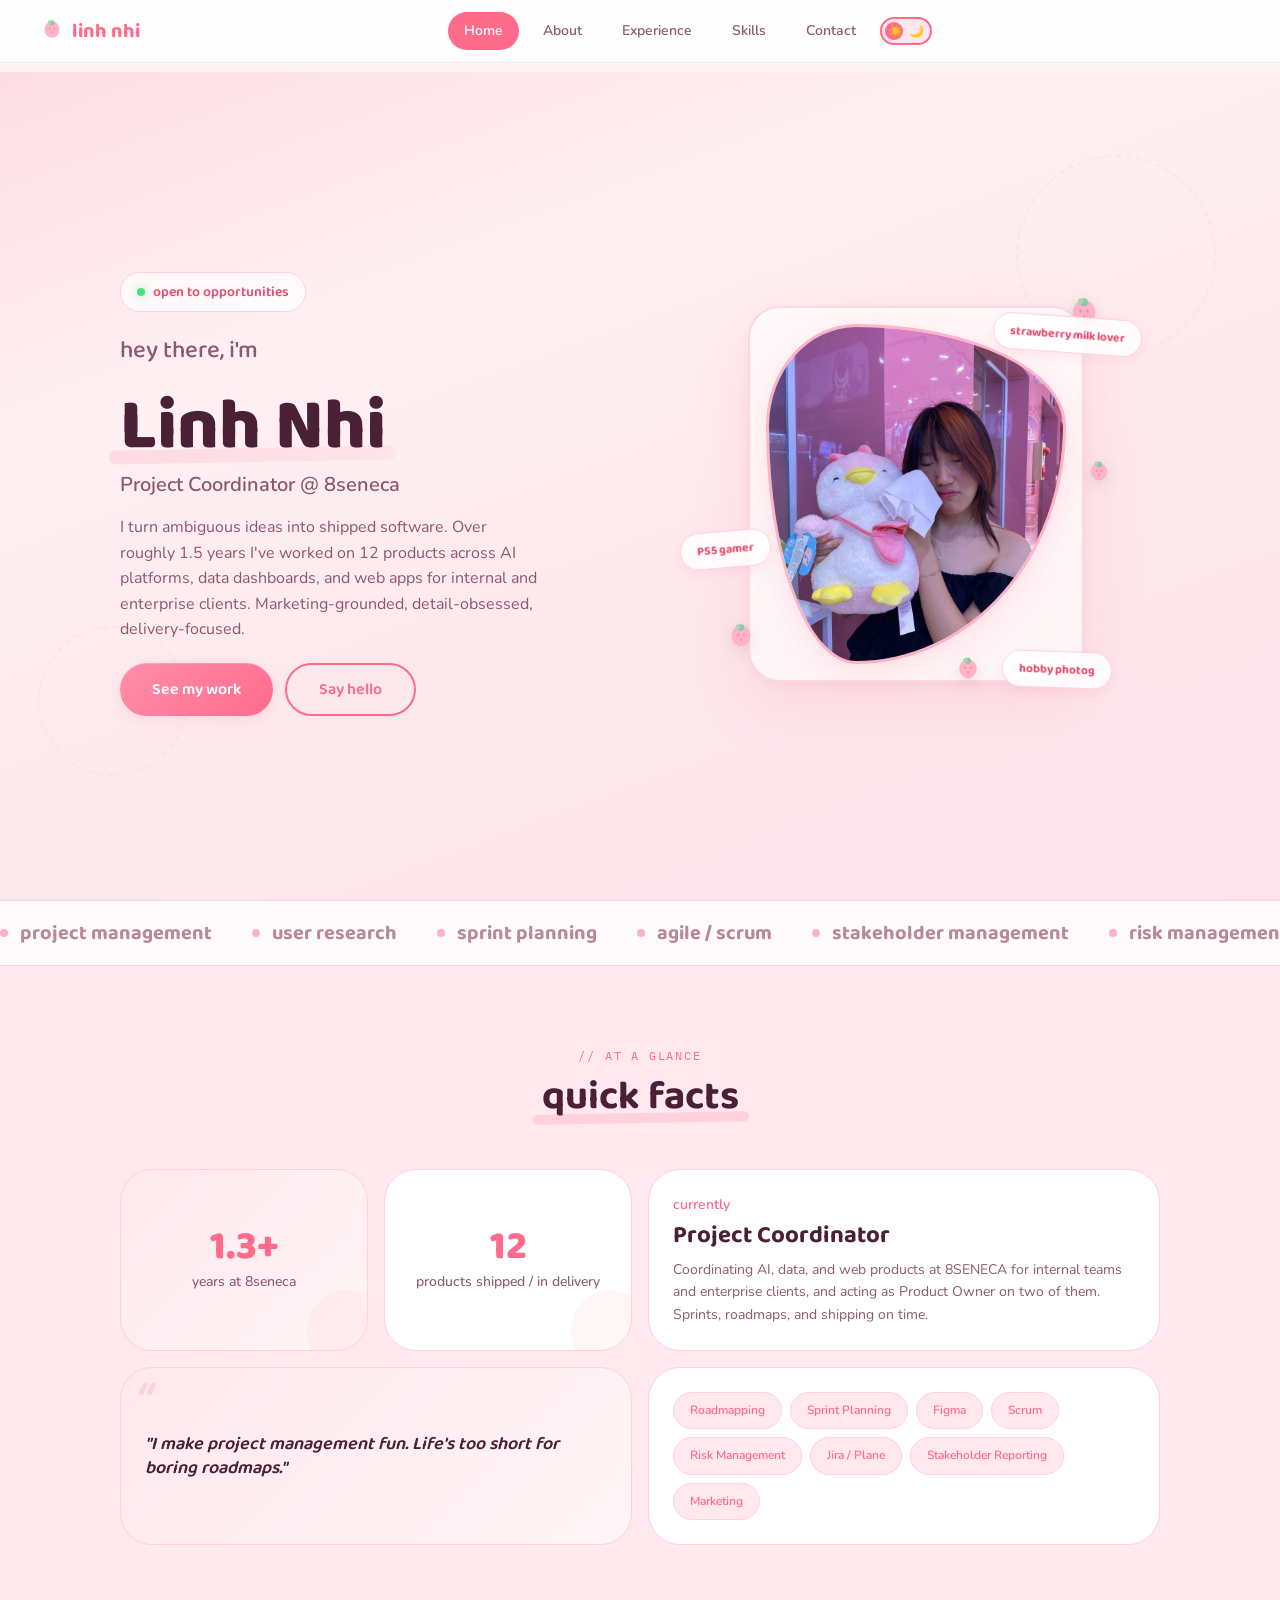
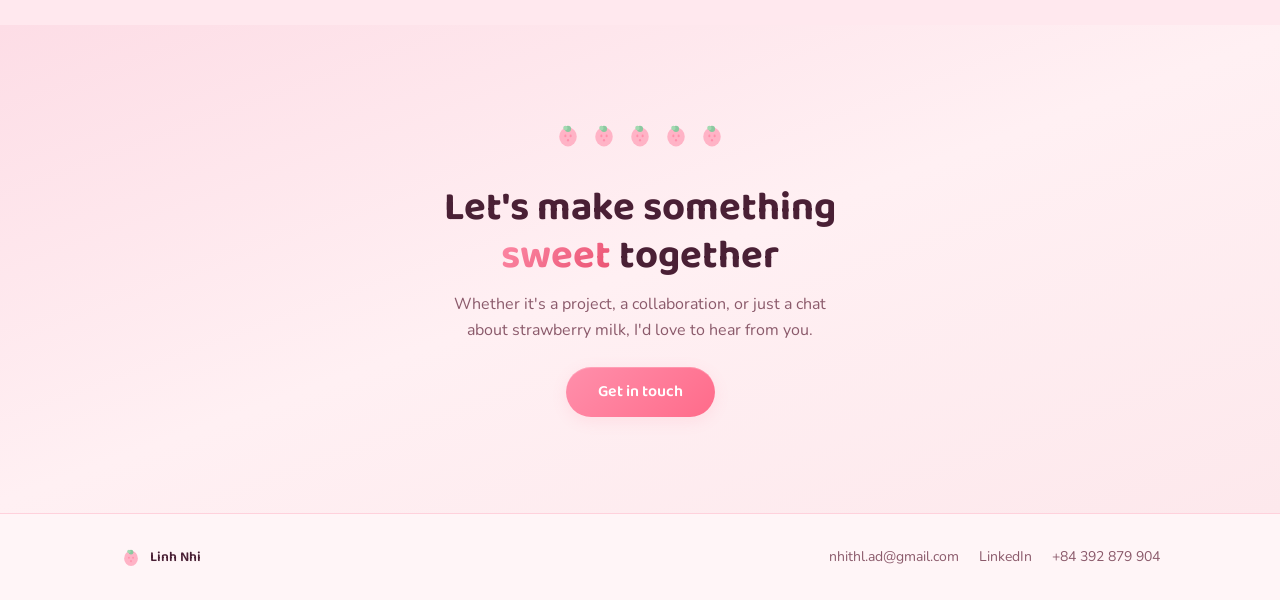
<file: index.html>
<!DOCTYPE html>
<html lang="en" data-theme="light">
<head>
  <meta charset="UTF-8">
  <meta name="viewport" content="width=device-width, initial-scale=1.0">
  <title>Linh Nhi | Project Coordinator</title>
  <link rel="icon" type="image/svg+xml" href="favicon.svg">
  <link rel="stylesheet" href="shared.css">
  <style>
    /* --- HERO --- */
    .hero {
      min-height: calc(100vh - 72px);
      display: flex;
      align-items: center;
      position: relative;
      overflow: hidden;
      padding: var(--sp-64) 0 var(--sp-48);
      background: linear-gradient(160deg, #FDDDE6 0%, #FFF0F3 30%, #FDE8EC 60%, #FCE4EC 100%);
    }
    [data-theme="dark"] .hero {
      background: linear-gradient(160deg, var(--berry-900) 0%, #2A1520 50%, var(--berry-900) 100%);
    }
    .hero__inner {
      max-width: var(--max-content);
      margin: 0 auto;
      padding: 0 var(--grid-margin-desktop);
      display: grid;
      grid-template-columns: 1fr 1fr;
      gap: var(--sp-64);
      align-items: center;
      width: 100%;
      position: relative;
      z-index: 1;
    }
    .hero__content { display: flex; flex-direction: column; gap: var(--sp-20); }

    /* Strawberry milk badge */
    .hero__badge {
      display: inline-flex;
      align-items: center;
      gap: var(--sp-8);
      background: rgba(255, 255, 255, 0.7);
      backdrop-filter: blur(10px);
      border: 1.5px solid var(--pink-200);
      border-radius: var(--radius-pill);
      padding: var(--sp-8) var(--sp-16);
      font-family: var(--font-display);
      font-size: var(--text-sm);
      font-weight: var(--weight-semibold);
      color: var(--pink-600);
      width: fit-content;
      animation: badge-bounce 3s ease-in-out infinite;
    }
    [data-theme="dark"] .hero__badge {
      background: rgba(255, 107, 138, 0.12);
      border-color: rgba(255, 143, 171, 0.25);
      color: var(--pink-300);
    }
    @keyframes badge-bounce {
      0%, 100% { transform: translateY(0); }
      50% { transform: translateY(-4px); }
    }
    .hero__badge-dot {
      width: 8px; height: 8px;
      border-radius: 50%;
      background: #4ADE80;
      box-shadow: 0 0 8px rgba(74, 222, 128, 0.5);
      animation: pulse-green 2s ease-in-out infinite;
    }
    @keyframes pulse-green {
      0%, 100% { opacity: 1; }
      50% { opacity: 0.5; }
    }

    .hero__greeting {
      font-family: var(--font-display);
      font-size: var(--text-2xl);
      color: var(--color-text-secondary);
      font-weight: var(--weight-medium);
    }
    .hero__name {
      font-family: var(--font-display);
      font-size: var(--text-6xl);
      font-weight: var(--weight-extrabold);
      line-height: 1.05;
      position: relative;
    }
    .hero__name-highlight {
      position: relative;
      display: inline-block;
    }
    .hero__name-highlight::after {
      content: '';
      position: absolute;
      bottom: 4px;
      left: -4%;
      width: 108%;
      height: 14px;
      background: linear-gradient(90deg, var(--pink-300), var(--pink-200));
      opacity: 0.35;
      border-radius: var(--radius-pill);
      z-index: -1;
      transform: rotate(-1deg);
    }
    [data-theme="dark"] .hero__name-highlight::after {
      opacity: 0.2;
    }
    .hero__name-sub {
      display: block;
      font-size: var(--text-xl);
      font-weight: var(--weight-semibold);
      color: var(--color-text-secondary);
      margin-top: var(--sp-8);
      font-family: var(--font-body);
    }
    .hero__desc {
      font-size: var(--text-base);
      color: var(--color-text-secondary);
      line-height: var(--leading-normal);
      max-width: 420px;
    }
    .hero__buttons { display: flex; gap: var(--sp-12); flex-wrap: wrap; }

    /* Visual side - milk carton style frame */
    .hero__visual {
      display: flex;
      justify-content: center;
      align-items: center;
      position: relative;
    }
    .hero__photo-frame {
      position: relative;
      background: rgba(255, 255, 255, 0.6);
      backdrop-filter: blur(12px);
      border: 2px solid rgba(255, 183, 197, 0.5);
      border-radius: 32px;
      padding: 16px;
      box-shadow: 0 20px 60px rgba(255, 107, 138, 0.15), 0 4px 16px rgba(0,0,0,0.04);
    }
    [data-theme="dark"] .hero__photo-frame {
      background: rgba(45, 22, 32, 0.6);
      border-color: rgba(255, 143, 171, 0.2);
      box-shadow: 0 20px 60px rgba(0, 0, 0, 0.3);
    }
    .hero__photo-frame .profile-photo {
      border: 3px solid var(--pink-300);
    }

    /* Floating strawberry decorations */
    .strawberry-float {
      position: absolute;
      z-index: 2;
      font-size: 2rem;
      animation: float-berry 5s ease-in-out infinite;
      filter: drop-shadow(0 4px 8px rgba(0,0,0,0.1));
    }
    .strawberry-float:nth-child(2) { top: -16px; right: -20px; animation-delay: -1s; font-size: 1.8rem; }
    .strawberry-float:nth-child(3) { bottom: 20px; left: -24px; animation-delay: -2.5s; font-size: 1.5rem; }
    .strawberry-float:nth-child(4) { top: 40%; right: -30px; animation-delay: -3.5s; font-size: 1.2rem; }
    .strawberry-float:nth-child(5) { bottom: -12px; right: 30%; animation-delay: -4s; font-size: 1.4rem; }
    @keyframes float-berry {
      0%, 100% { transform: translateY(0) rotate(0deg); }
      25% { transform: translateY(-8px) rotate(5deg); }
      75% { transform: translateY(4px) rotate(-3deg); }
    }

    /* Floating stickers around photo */
    .hero__sticker {
      position: absolute;
      z-index: 3;
      background: rgba(255, 255, 255, 0.85);
      backdrop-filter: blur(8px);
      border: 1.5px solid var(--pink-200);
      border-radius: var(--radius-2xl);
      padding: var(--sp-8) var(--sp-16);
      font-family: var(--font-display);
      font-size: var(--text-xs);
      font-weight: var(--weight-bold);
      color: var(--pink-600);
      box-shadow: 0 4px 12px rgba(255, 107, 138, 0.12);
      transform: rotate(var(--rotate, 0deg));
      transition: all var(--duration) var(--ease-out);
      white-space: nowrap;
    }
    [data-theme="dark"] .hero__sticker {
      background: rgba(45, 22, 32, 0.8);
      border-color: rgba(255, 143, 171, 0.25);
      color: var(--pink-300);
    }
    .hero__sticker:hover {
      transform: rotate(0deg) scale(1.08);
      box-shadow: 0 6px 20px rgba(255, 107, 138, 0.2);
    }
    .hero__sticker:nth-child(6) { top: 8px; right: -60px; --rotate: 4deg; }
    .hero__sticker:nth-child(7) { bottom: 30%; left: -70px; --rotate: -5deg; }
    .hero__sticker:nth-child(8) { bottom: -8px; right: -30px; --rotate: 2deg; }

    /* --- MARQUEE --- */
    .home-marquee {
      margin: 0;
      background: rgba(255, 255, 255, 0.5);
      border-color: var(--pink-200);
    }
    [data-theme="dark"] .home-marquee {
      background: var(--color-card);
    }

    /* --- BENTO GRID --- */
    .bento-section {
      padding: var(--sp-80) 0;
      background: var(--color-surface-alt);
      position: relative;
    }
    .bento-grid {
      max-width: var(--max-content);
      margin: 0 auto;
      padding: 0 var(--grid-margin-desktop);
      display: grid;
      grid-template-columns: repeat(4, 1fr);
      grid-template-rows: auto auto;
      gap: var(--sp-16);
    }
    .bento-card--stat {
      display: flex;
      flex-direction: column;
      justify-content: center;
      align-items: center;
      text-align: center;
      min-height: 140px;
      position: relative;
      overflow: hidden;
    }
    .bento-card--stat::after {
      content: '';
      position: absolute;
      bottom: -20px;
      right: -20px;
      width: 80px;
      height: 80px;
      border-radius: 50%;
      background: var(--color-accent);
      opacity: 0.06;
    }
    .bento-card--wide { grid-column: span 2; }
    .bento-stat__number {
      font-family: var(--font-display);
      font-size: var(--text-4xl);
      font-weight: var(--weight-extrabold);
      color: var(--color-accent);
      line-height: 1;
    }
    .bento-stat__label {
      font-size: var(--text-sm);
      color: var(--color-text-secondary);
      margin-top: var(--sp-4);
      font-weight: var(--weight-medium);
    }
    .bento-card--quote {
      display: flex;
      align-items: center;
      font-family: var(--font-display);
      font-size: var(--text-lg);
      font-weight: var(--weight-semibold);
      color: var(--color-text);
      font-style: italic;
      line-height: var(--leading-snug);
      position: relative;
    }
    .bento-card--quote::before {
      content: '\201C';
      position: absolute;
      top: 8px;
      left: 12px;
      font-size: 3rem;
      font-family: var(--font-display);
      color: var(--color-accent);
      opacity: 0.2;
      line-height: 1;
    }
    .bento-card--role {
      display: flex;
      flex-direction: column;
      justify-content: center;
    }
    .bento-role__title {
      font-family: var(--font-display);
      font-size: var(--text-2xl);
      font-weight: var(--weight-bold);
    }
    .bento-role__company {
      font-size: var(--text-sm);
      color: var(--color-accent);
      font-weight: var(--weight-semibold);
    }
    .bento-card--tags {
      display: flex;
      flex-wrap: wrap;
      gap: var(--sp-8);
      align-content: center;
    }
    .bento-tag {
      display: inline-flex;
      padding: var(--sp-8) var(--sp-16);
      background: var(--color-accent-soft);
      border: 1.5px solid var(--color-border);
      border-radius: var(--radius-pill);
      font-size: var(--text-xs);
      font-weight: var(--weight-semibold);
      color: var(--color-accent);
      transition: all var(--duration) var(--ease-out);
    }
    .bento-tag:hover {
      background: var(--color-accent);
      color: #fff;
      transform: translateY(-2px);
    }

    /* --- SUPERPOWERS --- */
    .powers {
      padding: var(--sp-80) 0;
      position: relative;
    }
    .powers__grid {
      max-width: var(--max-content);
      margin: 0 auto;
      padding: 0 var(--grid-margin-desktop);
      display: grid;
      grid-template-columns: repeat(2, 1fr);
      gap: var(--sp-16);
    }
    .power-card {
      padding: var(--sp-32);
      border-radius: var(--radius-2xl);
      background: var(--color-card);
      border: 1.5px solid var(--color-border);
      transition: all var(--duration) var(--ease-out);
      display: flex;
      flex-direction: column;
      gap: var(--sp-8);
      position: relative;
      overflow: hidden;
    }
    .power-card::before {
      content: '';
      position: absolute;
      top: 0;
      left: 0;
      right: 0;
      height: 3px;
      background: linear-gradient(90deg, var(--pink-300), var(--pink-500), var(--pink-300));
      opacity: 0;
      transition: opacity var(--duration) var(--ease-out);
    }
    .power-card:hover {
      border-color: var(--color-accent);
      box-shadow: 0 12px 40px rgba(255, 107, 138, 0.12);
      transform: translateY(-4px);
    }
    .power-card:hover::before { opacity: 1; }
    .power-card__icon {
      width: 52px;
      height: 52px;
      border-radius: 50%;
      background: var(--pink-100);
      display: flex;
      align-items: center;
      justify-content: center;
      margin-bottom: var(--sp-4);
      flex-shrink: 0;
    }
    .power-card__icon svg {
      width: 24px;
      height: 24px;
      color: var(--pink-500);
    }
    [data-theme="dark"] .power-card__icon {
      background: rgba(255, 107, 138, 0.12);
    }
    [data-theme="dark"] .power-card__icon svg {
      color: var(--pink-400);
    }
    .power-card__title {
      font-family: var(--font-display);
      font-size: var(--text-lg);
      font-weight: var(--weight-bold);
    }
    .power-card__desc {
      font-size: var(--text-sm);
      color: var(--color-text-secondary);
      line-height: var(--leading-normal);
    }

    /* --- CTA --- */
    .cta {
      padding: var(--sp-96) 0;
      text-align: center;
      position: relative;
      overflow: hidden;
      background: linear-gradient(160deg, #FDDDE6, #FFF0F3, #FDE8EC);
    }
    [data-theme="dark"] .cta {
      background: linear-gradient(160deg, #2A1520, var(--berry-900), #2A1520);
    }
    .cta__inner {
      max-width: 560px;
      margin: 0 auto;
      padding: 0 var(--grid-margin-desktop);
      position: relative;
      z-index: 1;
    }
    .cta__heading { margin-bottom: var(--sp-12); }
    .cta__desc {
      color: var(--color-text-secondary);
      font-size: var(--text-base);
      margin-bottom: var(--sp-24);
    }
    .cta__strawberries {
      display: flex;
      justify-content: center;
      gap: var(--sp-8);
      margin-bottom: var(--sp-24);
      font-size: 1.5rem;
    }
    .cta__strawberries span {
      animation: float-berry 4s ease-in-out infinite;
    }
    .cta__strawberries span:nth-child(2) { animation-delay: -0.5s; }
    .cta__strawberries span:nth-child(3) { animation-delay: -1s; }
    .cta__strawberries span:nth-child(4) { animation-delay: -1.5s; }
    .cta__strawberries span:nth-child(5) { animation-delay: -2s; }

    /* --- MILK CARTON DECO (background) --- */
    .milk-deco {
      position: absolute;
      pointer-events: none;
      z-index: 0;
    }
    .milk-deco--circle {
      width: 200px;
      height: 200px;
      border-radius: 50%;
      border: 2px dashed var(--pink-200);
      opacity: 0.3;
    }
    [data-theme="dark"] .milk-deco--circle {
      border-color: rgba(255, 143, 171, 0.15);
    }

    /* --- RESPONSIVE --- */
    @media (max-width: 768px) {
      .hero { min-height: auto; padding: var(--sp-32) 0; }
      .hero__inner {
        grid-template-columns: 1fr;
        gap: var(--sp-32);
        padding: 0 var(--grid-margin-mobile);
        text-align: center;
      }
      .hero__visual { order: -1; }
      .hero__desc { max-width: 100%; }
      .hero__buttons { justify-content: center; }
      .hero__badge { margin: 0 auto; }
      .hero__name { font-size: var(--text-4xl); }
      .hero__sticker { display: none; }
      .strawberry-float { font-size: 1.2rem !important; }
      .strawberry-float:nth-child(2) { right: -8px; }
      .strawberry-float:nth-child(3) { left: -8px; }
      .strawberry-float:nth-child(4) { right: -12px; }

      .hero__photo-frame { padding: 12px; }
      .profile-photo--lg { width: 200px; height: 230px; }

      .bento-section { padding: var(--sp-48) 0; }
      .bento-grid {
        grid-template-columns: 1fr 1fr;
        padding: 0 var(--grid-margin-mobile);
        gap: var(--sp-12);
      }
      .bento-card--wide { grid-column: span 2; }
      .bento-stat__number { font-size: var(--text-2xl); }
      .bento-card--stat { min-height: 100px; }

      .powers { padding: var(--sp-48) 0; }
      .powers__grid { grid-template-columns: 1fr; padding: 0 var(--grid-margin-mobile); }

      .cta { padding: var(--sp-48) 0; }
      .cta__inner { padding: 0 var(--grid-margin-mobile); }
    }
  </style>
</head>
<body>

  <nav class="nav">
    <div class="nav__inner">
      <a href="index.html" class="nav__logo">
        <span class="nav__logo-icon"><svg width="24" height="24" viewBox="0 0 32 32" fill="none"><ellipse cx="16" cy="18" rx="10" ry="11" fill="#FFB3C6"/><ellipse cx="13" cy="17" rx="1.2" ry="1.5" fill="#FF8FAB"/><ellipse cx="19" cy="17" rx="1.2" ry="1.5" fill="#FF8FAB"/><ellipse cx="16" cy="22" rx="1.2" ry="1.5" fill="#FF8FAB"/><circle cx="16" cy="9" r="3.5" fill="#8BC9A0"/><circle cx="13" cy="8" r="2.5" fill="#A3D9B1"/></svg></span> linh nhi
      </a>
      <div class="nav__links">
        <a href="index.html" class="nav__link nav__link--active">Home</a>
        <a href="about.html" class="nav__link">About</a>
        <a href="experience.html" class="nav__link">Experience</a>
        <a href="skills.html" class="nav__link">Skills</a>
        <a href="contact.html" class="nav__link">Contact</a>
        <button class="nav__theme-toggle" onclick="toggleTheme()" aria-label="Toggle dark mode">
          <span class="nav__theme-emoji nav__theme-emoji--light">&#9728;&#65039;</span>
          <span class="nav__theme-emoji nav__theme-emoji--dark">&#127769;</span>
        </button>
      </div>
      <div style="display:flex;align-items:center;gap:var(--sp-12);">
        <button class="nav__theme-toggle" onclick="toggleTheme()" aria-label="Toggle dark mode" id="mobileTheme" style="display:none;">
          <span class="nav__theme-emoji nav__theme-emoji--light">&#9728;&#65039;</span>
          <span class="nav__theme-emoji nav__theme-emoji--dark">&#127769;</span>
        </button>
        <button class="nav__burger" onclick="toggleMobile()" aria-label="Menu">
          <span></span><span></span><span></span>
        </button>
      </div>
    </div>
  </nav>
  <div class="nav__mobile-menu" id="mobileMenu">
    <a href="index.html" class="nav__link nav__link--active" onclick="toggleMobile()">Home</a>
    <a href="about.html" class="nav__link" onclick="toggleMobile()">About</a>
    <a href="experience.html" class="nav__link" onclick="toggleMobile()">Experience</a>
    <a href="skills.html" class="nav__link" onclick="toggleMobile()">Skills</a>
    <a href="contact.html" class="nav__link" onclick="toggleMobile()">Contact</a>
    <button class="nav__theme-toggle" onclick="toggleTheme()" aria-label="Toggle dark mode" style="margin-top:var(--sp-16);">
      <span class="nav__theme-emoji nav__theme-emoji--light">&#9728;&#65039;</span>
      <span class="nav__theme-emoji nav__theme-emoji--dark">&#127769;</span>
    </button>
  </div>

  <main class="page">
    <!-- HERO -->
    <section class="hero">
      <!-- Background decorative circles -->
      <div class="milk-deco milk-deco--circle" style="top: 10%; right: 5%;"></div>
      <div class="milk-deco milk-deco--circle" style="bottom: 15%; left: 3%; width: 150px; height: 150px;"></div>

      <div class="hero__inner">
        <div class="hero__content">
          <div class="hero__badge">
            <span class="hero__badge-dot"></span>
            open to opportunities
          </div>
          <div class="hero__greeting">hey there, i'm</div>
          <h1 class="hero__name">
            <span class="hero__name-highlight">Linh Nhi</span>
            <span class="hero__name-sub">Project Coordinator @ 8seneca</span>
          </h1>
          <p class="hero__desc">
            I turn ambiguous ideas into shipped software. Over roughly 1.5 years I've worked on
            12 products across AI platforms, data dashboards, and web apps for internal and
            enterprise clients. Marketing-grounded, detail-obsessed, delivery-focused.
          </p>
          <div class="hero__buttons">
            <a href="experience.html" class="btn btn--primary">See my work</a>
            <a href="contact.html" class="btn btn--outline">Say hello</a>
          </div>
        </div>
        <div class="hero__visual">
          <div class="hero__photo-frame">
            <div class="profile-photo profile-photo--lg">
              <img src="images/profile.jpg" alt="Linh Nhi" loading="lazy">
            </div>
            <span class="strawberry-float"><svg width="36" height="36" viewBox="0 0 32 32" fill="none"><ellipse cx="16" cy="18" rx="10" ry="11" fill="#FFB3C6"/><ellipse cx="13" cy="17" rx="1.2" ry="1.5" fill="#FF8FAB"/><ellipse cx="19" cy="17" rx="1.2" ry="1.5" fill="#FF8FAB"/><ellipse cx="16" cy="22" rx="1.2" ry="1.5" fill="#FF8FAB"/><circle cx="16" cy="9" r="3.5" fill="#8BC9A0"/><circle cx="13" cy="8" r="2.5" fill="#A3D9B1"/></svg></span>
            <span class="strawberry-float"><svg width="30" height="30" viewBox="0 0 32 32" fill="none"><ellipse cx="16" cy="18" rx="10" ry="11" fill="#FFB3C6"/><ellipse cx="13" cy="17" rx="1.2" ry="1.5" fill="#FF8FAB"/><ellipse cx="19" cy="17" rx="1.2" ry="1.5" fill="#FF8FAB"/><ellipse cx="16" cy="22" rx="1.2" ry="1.5" fill="#FF8FAB"/><circle cx="16" cy="9" r="3.5" fill="#8BC9A0"/><circle cx="13" cy="8" r="2.5" fill="#A3D9B1"/></svg></span>
            <span class="strawberry-float"><svg width="26" height="26" viewBox="0 0 32 32" fill="none"><ellipse cx="16" cy="18" rx="10" ry="11" fill="#FFB3C6"/><ellipse cx="13" cy="17" rx="1.2" ry="1.5" fill="#FF8FAB"/><ellipse cx="19" cy="17" rx="1.2" ry="1.5" fill="#FF8FAB"/><ellipse cx="16" cy="22" rx="1.2" ry="1.5" fill="#FF8FAB"/><circle cx="16" cy="9" r="3.5" fill="#8BC9A0"/><circle cx="13" cy="8" r="2.5" fill="#A3D9B1"/></svg></span>
            <span class="strawberry-float"><svg width="28" height="28" viewBox="0 0 32 32" fill="none"><ellipse cx="16" cy="18" rx="10" ry="11" fill="#FFB3C6"/><ellipse cx="13" cy="17" rx="1.2" ry="1.5" fill="#FF8FAB"/><ellipse cx="19" cy="17" rx="1.2" ry="1.5" fill="#FF8FAB"/><ellipse cx="16" cy="22" rx="1.2" ry="1.5" fill="#FF8FAB"/><circle cx="16" cy="9" r="3.5" fill="#8BC9A0"/><circle cx="13" cy="8" r="2.5" fill="#A3D9B1"/></svg></span>
            <div class="hero__sticker" style="--rotate: 4deg;">strawberry milk lover</div>
            <div class="hero__sticker" style="--rotate: -5deg;">PS5 gamer</div>
            <div class="hero__sticker" style="--rotate: 2deg;">hobby photog</div>
          </div>
        </div>
      </div>
    </section>

    <!-- MARQUEE -->
    <div class="marquee home-marquee">
      <div class="marquee__track">
        <span class="marquee__item"><span class="marquee__dot"></span> project management</span>
        <span class="marquee__item"><span class="marquee__dot"></span> user research</span>
        <span class="marquee__item"><span class="marquee__dot"></span> sprint planning</span>
        <span class="marquee__item"><span class="marquee__dot"></span> agile / scrum</span>
        <span class="marquee__item"><span class="marquee__dot"></span> stakeholder management</span>
        <span class="marquee__item"><span class="marquee__dot"></span> risk management</span>
        <span class="marquee__item"><span class="marquee__dot"></span> marketing</span>
        <span class="marquee__item"><span class="marquee__dot"></span> project management</span>
        <span class="marquee__item"><span class="marquee__dot"></span> resource planning</span>
        <span class="marquee__item"><span class="marquee__dot"></span> sprint planning</span>
        <span class="marquee__item"><span class="marquee__dot"></span> agile / scrum</span>
        <span class="marquee__item"><span class="marquee__dot"></span> stakeholder management</span>
        <span class="marquee__item"><span class="marquee__dot"></span> risk management</span>
        <span class="marquee__item"><span class="marquee__dot"></span> marketing</span>
      </div>
    </div>

    <!-- BENTO GRID -->
    <section class="bento-section">
      <div class="section-header">
        <span class="section-header__label">// at a glance</span>
        <h2 class="heading-2"><span class="section-header__underline">quick facts</span></h2>
      </div>
      <div class="bento-grid">
        <div class="bento-card bento-card--stat bento-card--accent">
          <div class="bento-stat__number">1.3+</div>
          <div class="bento-stat__label">years at 8seneca</div>
        </div>
        <div class="bento-card bento-card--stat">
          <div class="bento-stat__number">12</div>
          <div class="bento-stat__label">products shipped / in delivery</div>
        </div>
        <div class="bento-card bento-card--role bento-card--wide">
          <div class="bento-role__company">currently</div>
          <div class="bento-role__title">Project Coordinator</div>
          <div style="font-size:var(--text-sm);color:var(--color-text-secondary);margin-top:var(--sp-4);">Coordinating AI, data, and web products at 8SENECA for internal teams and enterprise clients, and acting as Product Owner on two of them. Sprints, roadmaps, and shipping on time.</div>
        </div>
        <div class="bento-card bento-card--quote bento-card--wide bento-card--accent">
          "I make project management fun. Life's too short for boring roadmaps."
        </div>
        <div class="bento-card bento-card--tags bento-card--wide">
          <span class="bento-tag">Roadmapping</span>
          <span class="bento-tag">Sprint Planning</span>
          <span class="bento-tag">Figma</span>
          <span class="bento-tag">Scrum</span>
          <span class="bento-tag">Risk Management</span>
          <span class="bento-tag">Jira / Plane</span>
          <span class="bento-tag">Stakeholder Reporting</span>
          <span class="bento-tag">Marketing</span>
        </div>
      </div>
    </section>

    <!-- CTA -->
    <section class="cta">
      <div class="cta__inner">
        <div class="cta__strawberries">
          <span><svg width="28" height="28" viewBox="0 0 32 32" fill="none"><ellipse cx="16" cy="18" rx="10" ry="11" fill="#FFB3C6"/><ellipse cx="13" cy="17" rx="1.2" ry="1.5" fill="#FF8FAB"/><ellipse cx="19" cy="17" rx="1.2" ry="1.5" fill="#FF8FAB"/><ellipse cx="16" cy="22" rx="1.2" ry="1.5" fill="#FF8FAB"/><circle cx="16" cy="9" r="3.5" fill="#8BC9A0"/><circle cx="13" cy="8" r="2.5" fill="#A3D9B1"/></svg></span>
          <span><svg width="28" height="28" viewBox="0 0 32 32" fill="none"><ellipse cx="16" cy="18" rx="10" ry="11" fill="#FFB3C6"/><ellipse cx="13" cy="17" rx="1.2" ry="1.5" fill="#FF8FAB"/><ellipse cx="19" cy="17" rx="1.2" ry="1.5" fill="#FF8FAB"/><ellipse cx="16" cy="22" rx="1.2" ry="1.5" fill="#FF8FAB"/><circle cx="16" cy="9" r="3.5" fill="#8BC9A0"/><circle cx="13" cy="8" r="2.5" fill="#A3D9B1"/></svg></span>
          <span><svg width="28" height="28" viewBox="0 0 32 32" fill="none"><ellipse cx="16" cy="18" rx="10" ry="11" fill="#FFB3C6"/><ellipse cx="13" cy="17" rx="1.2" ry="1.5" fill="#FF8FAB"/><ellipse cx="19" cy="17" rx="1.2" ry="1.5" fill="#FF8FAB"/><ellipse cx="16" cy="22" rx="1.2" ry="1.5" fill="#FF8FAB"/><circle cx="16" cy="9" r="3.5" fill="#8BC9A0"/><circle cx="13" cy="8" r="2.5" fill="#A3D9B1"/></svg></span>
          <span><svg width="28" height="28" viewBox="0 0 32 32" fill="none"><ellipse cx="16" cy="18" rx="10" ry="11" fill="#FFB3C6"/><ellipse cx="13" cy="17" rx="1.2" ry="1.5" fill="#FF8FAB"/><ellipse cx="19" cy="17" rx="1.2" ry="1.5" fill="#FF8FAB"/><ellipse cx="16" cy="22" rx="1.2" ry="1.5" fill="#FF8FAB"/><circle cx="16" cy="9" r="3.5" fill="#8BC9A0"/><circle cx="13" cy="8" r="2.5" fill="#A3D9B1"/></svg></span>
          <span><svg width="28" height="28" viewBox="0 0 32 32" fill="none"><ellipse cx="16" cy="18" rx="10" ry="11" fill="#FFB3C6"/><ellipse cx="13" cy="17" rx="1.2" ry="1.5" fill="#FF8FAB"/><ellipse cx="19" cy="17" rx="1.2" ry="1.5" fill="#FF8FAB"/><ellipse cx="16" cy="22" rx="1.2" ry="1.5" fill="#FF8FAB"/><circle cx="16" cy="9" r="3.5" fill="#8BC9A0"/><circle cx="13" cy="8" r="2.5" fill="#A3D9B1"/></svg></span>
        </div>
        <h2 class="heading-2 cta__heading">Let's make something<br><span class="gradient-text">sweet</span> together</h2>
        <p class="cta__desc">Whether it's a project, a collaboration, or just a chat about strawberry milk, I'd love to hear from you.</p>
        <a href="contact.html" class="btn btn--primary">Get in touch</a>
      </div>
    </section>

<footer class="footer" style="border-top:1.5px solid var(--color-border);padding:var(--sp-32) 0;">
  <div class="container" style="display:flex;justify-content:space-between;align-items:center;flex-wrap:wrap;gap:var(--sp-16);">
    <div style="display:flex;align-items:center;gap:var(--sp-8);">
      <svg width="22" height="22" viewBox="0 0 32 32" fill="none"><ellipse cx="16" cy="18" rx="10" ry="11" fill="#FFB3C6"/><ellipse cx="13" cy="17" rx="1.2" ry="1.5" fill="#FF8FAB"/><ellipse cx="19" cy="17" rx="1.2" ry="1.5" fill="#FF8FAB"/><ellipse cx="16" cy="22" rx="1.2" ry="1.5" fill="#FF8FAB"/><circle cx="16" cy="9" r="3.5" fill="#8BC9A0"/><circle cx="13" cy="8" r="2.5" fill="#A3D9B1"/></svg>
      <span style="font-family:var(--font-display);font-size:var(--text-sm);font-weight:var(--weight-semibold);color:var(--color-text);">Linh Nhi</span>
    </div>
    <div style="display:flex;align-items:center;gap:var(--sp-20);font-size:var(--text-sm);">
      <a href="mailto:nhithl.ad@gmail.com" style="color:var(--color-text-secondary);">nhithl.ad@gmail.com</a>
      <a href="https://www.linkedin.com/in/nhithl" target="_blank" style="color:var(--color-text-secondary);">LinkedIn</a>
      <a href="tel:+84392879904" style="color:var(--color-text-secondary);">+84 392 879 904</a>
    </div>
  </div>
</footer>
  </main>

  <script>
    function toggleTheme() { document.documentElement.setAttribute('data-theme', document.documentElement.getAttribute('data-theme') === 'dark' ? 'light' : 'dark'); }
    function toggleMobile() { document.getElementById('mobileMenu').classList.toggle('nav__mobile-menu--open'); document.querySelector('.nav__burger').classList.toggle('nav__burger--open'); }
    (function(){var t=document.getElementById('mobileTheme');function u(){t.style.display=window.innerWidth<=768?'':'none';}u();window.addEventListener('resize',u);})();
  </script>
</body>
</html>
</file>
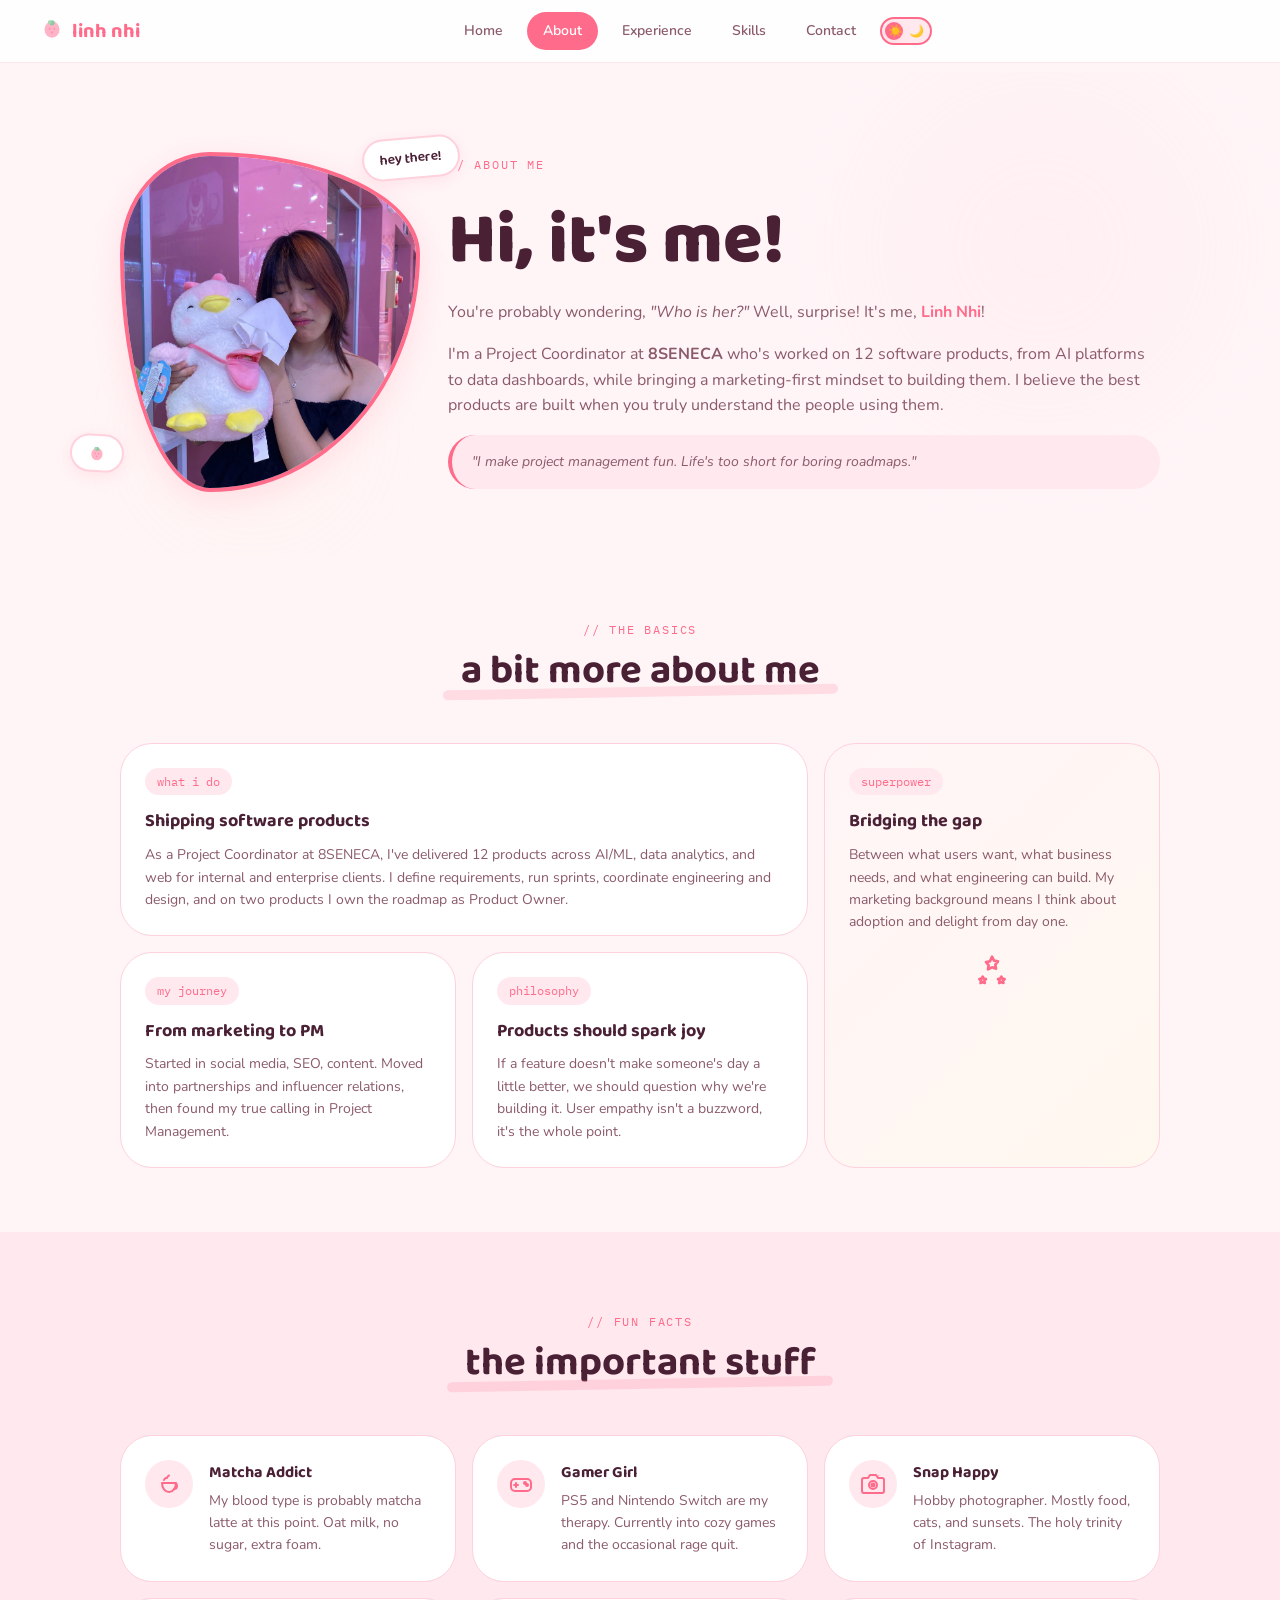
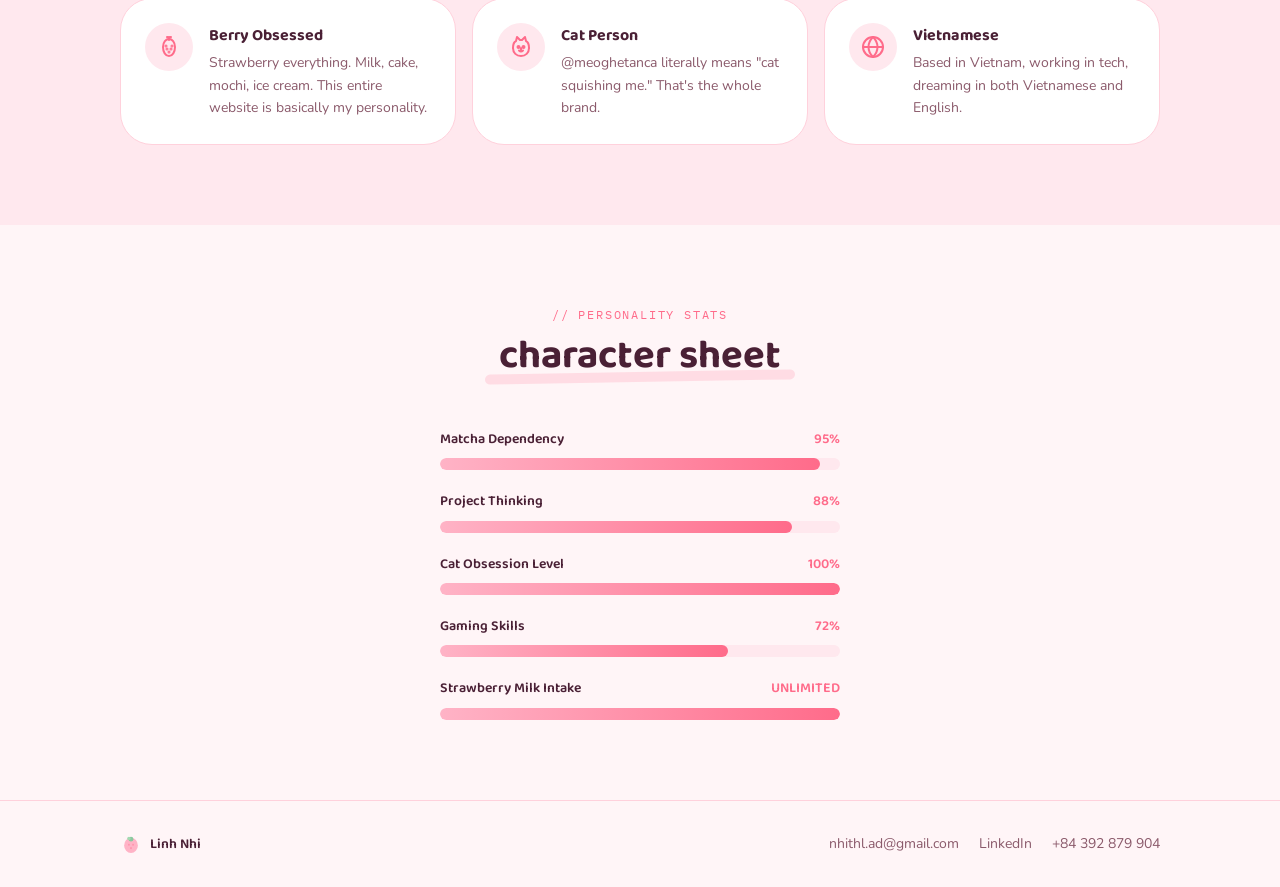
<file: about.html>
<!DOCTYPE html>
<html lang="en" data-theme="light">
<head>
  <meta charset="UTF-8">
  <meta name="viewport" content="width=device-width, initial-scale=1.0">
  <title>About | Linh Nhi</title>
  <link rel="icon" type="image/svg+xml" href="favicon.svg">
  <link rel="stylesheet" href="shared.css">
  <style>
    /* --- HERO --- */
    .about-hero {
      padding: var(--sp-80) 0 var(--sp-64);
      position: relative;
      overflow: hidden;
    }
    .about-hero__inner {
      max-width: var(--max-content);
      margin: 0 auto;
      padding: 0 var(--grid-margin-desktop);
      display: grid;
      grid-template-columns: 280px 1fr;
      gap: var(--sp-48);
      align-items: center;
      position: relative;
      z-index: 1;
    }
    .about-hero__photo-area { position: relative; }
    .about-hero__photo-area .sticker {
      position: absolute;
      z-index: 2;
    }
    .about-hero__text { display: flex; flex-direction: column; gap: var(--sp-16); }
    .about-hero__intro {
      font-size: var(--text-base);
      color: var(--color-text-secondary);
      line-height: var(--leading-normal);
    }
    .about-hero__highlight {
      background: var(--color-accent-soft);
      padding: var(--sp-16) var(--sp-20);
      border-radius: var(--radius-2xl);
      border-left: 4px solid var(--color-accent);
      font-style: italic;
      color: var(--color-text-secondary);
      font-size: var(--text-sm);
    }

    /* --- BIO BENTO --- */
    .bio-section { padding: var(--sp-64) 0; }
    .bio-bento {
      max-width: var(--max-content);
      margin: 0 auto;
      padding: 0 var(--grid-margin-desktop);
      display: grid;
      grid-template-columns: repeat(3, 1fr);
      grid-template-rows: auto auto;
      gap: var(--sp-16);
    }
    .bio-card {
      padding: var(--sp-24);
      border-radius: var(--radius-2xl);
      background: var(--color-card);
      border: 1.5px solid var(--color-border);
      transition: all var(--duration) var(--ease-out);
    }
    .bio-card:hover {
      border-color: var(--color-accent);
      box-shadow: var(--shadow-lg);
      transform: translateY(-4px);
    }
    .bio-card--wide { grid-column: span 2; }
    .bio-card--tall { grid-row: span 2; }
    .bio-card__tag {
      display: inline-block;
      font-family: var(--font-mono);
      font-size: var(--text-xs);
      color: var(--color-accent);
      background: var(--color-accent-soft);
      padding: var(--sp-4) var(--sp-12);
      border-radius: var(--radius-pill);
      margin-bottom: var(--sp-12);
    }
    .bio-card__title {
      font-family: var(--font-display);
      font-size: var(--text-lg);
      font-weight: var(--weight-bold);
      margin-bottom: var(--sp-8);
    }
    .bio-card__content {
      color: var(--color-text-secondary);
      font-size: var(--text-sm);
      line-height: var(--leading-normal);
    }

    /* --- FUN FACTS --- */
    .funfacts {
      padding: var(--sp-80) 0;
      background: var(--color-surface-alt);
      position: relative;
      overflow: hidden;
    }
    .funfacts__grid {
      max-width: var(--max-content);
      margin: 0 auto;
      padding: 0 var(--grid-margin-desktop);
    }
    .fun-grid-bento {
      display: grid;
      grid-template-columns: repeat(3, 1fr);
      gap: var(--sp-16);
    }
    .fun-card-v2 {
      padding: var(--sp-24);
      border-radius: var(--radius-2xl);
      background: var(--color-card);
      border: 1.5px solid var(--color-border);
      transition: all var(--duration) var(--ease-out);
      display: flex;
      gap: var(--sp-16);
      align-items: flex-start;
    }
    .fun-card-v2:hover {
      border-color: var(--color-accent);
      box-shadow: var(--shadow-lg);
      transform: translateY(-4px);
    }
    .fun-card-v2__icon {
      width: 48px;
      height: 48px;
      min-width: 48px;
      border-radius: var(--radius-xl);
      background: var(--color-accent-soft);
      display: flex;
      align-items: center;
      justify-content: center;
      color: var(--color-accent);
    }
    .fun-card-v2__title {
      font-family: var(--font-display);
      font-size: var(--text-base);
      font-weight: var(--weight-bold);
      margin-bottom: var(--sp-4);
    }
    .fun-card-v2__desc {
      font-size: var(--text-sm);
      color: var(--color-text-secondary);
      line-height: var(--leading-normal);
    }

    /* --- METERS --- */
    .meter-section {
      padding: var(--sp-80) 0;
    }
    .meters {
      max-width: 560px;
      margin: 0 auto;
      padding: 0 var(--grid-margin-desktop);
      display: flex;
      flex-direction: column;
      gap: var(--sp-20);
    }
    .meter { display: flex; flex-direction: column; gap: var(--sp-8); }
    .meter__label {
      display: flex;
      justify-content: space-between;
      font-family: var(--font-display);
      font-size: var(--text-sm);
      font-weight: var(--weight-semibold);
    }
    .meter__track {
      height: 12px;
      background: var(--color-accent-soft);
      border-radius: var(--radius-pill);
      overflow: hidden;
    }
    .meter__fill {
      height: 100%;
      border-radius: var(--radius-pill);
      background: linear-gradient(90deg, var(--pink-300), var(--pink-500));
      transition: width 1s var(--ease-out);
    }

    /* --- EDUCATION --- */
    .edu-section {
      padding: var(--sp-80) 0;
      background: var(--color-surface-alt);
    }
    .edu-grid {
      max-width: 700px;
      margin: 0 auto;
      padding: 0 var(--grid-margin-desktop);
      display: flex;
      flex-direction: column;
      gap: var(--sp-16);
    }
    .edu-card {
      display: flex;
      justify-content: space-between;
      align-items: flex-start;
      gap: var(--sp-16);
    }
    .edu-card__school {
      font-family: var(--font-display);
      font-size: var(--text-lg);
      font-weight: var(--weight-bold);
    }
    .edu-card__degree {
      font-size: var(--text-sm);
      color: var(--color-text-secondary);
      margin-top: var(--sp-4);
    }
    .edu-card__coursework {
      font-size: var(--text-xs);
      color: var(--color-text-muted);
      margin-top: var(--sp-8);
      line-height: var(--leading-normal);
    }
    .edu-card__date {
      font-family: var(--font-mono);
      font-size: var(--text-xs);
      color: var(--color-accent);
      white-space: nowrap;
      flex-shrink: 0;
    }

    /* --- RESPONSIVE --- */
    @media (max-width: 768px) {
      .about-hero { padding: var(--sp-48) 0 var(--sp-32); }
      .about-hero__inner {
        grid-template-columns: 1fr;
        gap: var(--sp-24);
        padding: 0 var(--grid-margin-mobile);
        text-align: center;
      }
      .about-hero__photo-area { display: flex; justify-content: center; }
      .about-hero__photo-area .sticker { display: none; }
      .about-hero__highlight { text-align: left; }

      .bio-section { padding: var(--sp-48) 0; }
      .bio-bento {
        grid-template-columns: 1fr;
        padding: 0 var(--grid-margin-mobile);
      }
      .bio-card--wide { grid-column: span 1; }
      .bio-card--tall { grid-row: span 1; }

      .funfacts { padding: var(--sp-48) 0; }
      .funfacts__grid { padding: 0 var(--grid-margin-mobile); }
      .fun-grid-bento { grid-template-columns: 1fr; }

      .meter-section { padding: var(--sp-48) 0; }
      .meters { padding: 0 var(--grid-margin-mobile); }

      .edu-section { padding: var(--sp-48) 0; }
      .edu-grid { padding: 0 var(--grid-margin-mobile); }
      .edu-card { flex-direction: column; gap: var(--sp-4); }
    }
  </style>
</head>
<body>
  <nav class="nav">
    <div class="nav__inner">
      <a href="index.html" class="nav__logo"><span class="nav__logo-icon"><svg width="24" height="24" viewBox="0 0 32 32" fill="none"><ellipse cx="16" cy="18" rx="10" ry="11" fill="#FFB3C6"/><ellipse cx="13" cy="17" rx="1.2" ry="1.5" fill="#FF8FAB"/><ellipse cx="19" cy="17" rx="1.2" ry="1.5" fill="#FF8FAB"/><ellipse cx="16" cy="22" rx="1.2" ry="1.5" fill="#FF8FAB"/><circle cx="16" cy="9" r="3.5" fill="#8BC9A0"/><circle cx="13" cy="8" r="2.5" fill="#A3D9B1"/></svg></span> linh nhi</a>
      <div class="nav__links">
        <a href="index.html" class="nav__link">Home</a>
        <a href="about.html" class="nav__link nav__link--active">About</a>
        <a href="experience.html" class="nav__link">Experience</a>
        <a href="skills.html" class="nav__link">Skills</a>
        <a href="contact.html" class="nav__link">Contact</a>
        <button class="nav__theme-toggle" onclick="toggleTheme()" aria-label="Toggle dark mode"><span class="nav__theme-emoji nav__theme-emoji--light">&#9728;&#65039;</span><span class="nav__theme-emoji nav__theme-emoji--dark">&#127769;</span></button>
      </div>
      <div style="display:flex;align-items:center;gap:var(--sp-12);">
        <button class="nav__theme-toggle" onclick="toggleTheme()" aria-label="Toggle dark mode" id="mobileTheme" style="display:none;"><span class="nav__theme-emoji nav__theme-emoji--light">&#9728;&#65039;</span><span class="nav__theme-emoji nav__theme-emoji--dark">&#127769;</span></button>
        <button class="nav__burger" onclick="toggleMobile()" aria-label="Menu"><span></span><span></span><span></span></button>
      </div>
    </div>
  </nav>
  <div class="nav__mobile-menu" id="mobileMenu">
    <a href="index.html" class="nav__link">Home</a>
    <a href="about.html" class="nav__link nav__link--active">About</a>
    <a href="experience.html" class="nav__link">Experience</a>
    <a href="skills.html" class="nav__link">Skills</a>
    <a href="contact.html" class="nav__link">Contact</a>
    <button class="nav__theme-toggle" onclick="toggleTheme()" style="margin-top:var(--sp-16);"><span class="nav__theme-emoji nav__theme-emoji--light">&#9728;&#65039;</span><span class="nav__theme-emoji nav__theme-emoji--dark">&#127769;</span></button>
  </div>

  <main class="page">
    <!-- HERO -->
    <section class="about-hero">
      <div class="gradient-mesh">
        <div class="gradient-mesh__blob" style="width:350px;height:350px;background:var(--pink-200);top:0;right:5%;"></div>
        <div class="gradient-mesh__blob" style="width:250px;height:250px;background:var(--cream-200);bottom:0;left:10%;"></div>
      </div>
      <div class="about-hero__inner">
        <div class="about-hero__photo-area">
          <div class="profile-photo profile-photo--lg">
            <img src="images/profile.jpg" alt="Linh Nhi" loading="lazy">
          </div>
          <div class="sticker" style="--rotate:-5deg;top:-15px;right:-60px;">hey there!</div>
          <div class="sticker" style="--rotate:4deg;bottom:20px;left:-50px;"><svg width="18" height="18" viewBox="0 0 32 32" fill="none"><ellipse cx="16" cy="18" rx="10" ry="11" fill="#FFB3C6"/><ellipse cx="13" cy="17" rx="1.2" ry="1.5" fill="#FF8FAB"/><ellipse cx="19" cy="17" rx="1.2" ry="1.5" fill="#FF8FAB"/><ellipse cx="16" cy="22" rx="1.2" ry="1.5" fill="#FF8FAB"/><circle cx="16" cy="9" r="3.5" fill="#8BC9A0"/><circle cx="13" cy="8" r="2.5" fill="#A3D9B1"/></svg></div>
        </div>
        <div class="about-hero__text">
          <span class="section-header__label" style="text-align:left;">// about me</span>
          <h1 class="heading-1">Hi, it's me!</h1>
          <p class="about-hero__intro">
            You're probably wondering, <em>"Who is her?"</em> Well, surprise! It's me,
            <strong class="accent-text">Linh Nhi</strong>!
          </p>
          <p class="about-hero__intro">
            I'm a Project Coordinator at <strong>8SENECA</strong> who's worked on 12 software
            products, from AI platforms to data dashboards, while bringing a marketing-first mindset
            to building them. I believe the best products are built when you truly understand
            the people using them.
          </p>
          <div class="about-hero__highlight">
            "I make project management fun. Life's too short for boring roadmaps."
          </div>
        </div>
      </div>
    </section>

    <!-- BIO BENTO -->
    <section class="bio-section">
      <div class="section-header">
        <span class="section-header__label">// the basics</span>
        <h2 class="heading-2"><span class="section-header__underline">a bit more about me</span></h2>
      </div>
      <div class="bio-bento">
        <div class="bio-card bio-card--wide">
          <span class="bio-card__tag">what i do</span>
          <div class="bio-card__title">Shipping software products</div>
          <div class="bio-card__content">As a Project Coordinator at 8SENECA, I've delivered 12 products across AI/ML, data analytics, and web for internal and enterprise clients. I define requirements, run sprints, coordinate engineering and design, and on two products I own the roadmap as Product Owner.</div>
        </div>
        <div class="bio-card bio-card--tall" style="background:linear-gradient(135deg,var(--pink-50),var(--cream-100));border-color:var(--pink-200);">
          <span class="bio-card__tag">superpower</span>
          <div class="bio-card__title">Bridging the gap</div>
          <div class="bio-card__content">Between what users want, what business needs, and what engineering can build. My marketing background means I think about adoption and delight from day one.</div>
          <div style="margin-top:var(--sp-20);text-align:center;color:var(--color-accent);"><svg width="32" height="32" viewBox="0 0 24 24" fill="none" stroke="currentColor" stroke-width="2" stroke-linecap="round" stroke-linejoin="round"><path d="M12 2l1.5 3 3 .5-2 2.5.5 3L12 10l-3 1.5.5-3-2-2.5 3-.5z"/><path d="M5 17l.8 1.5 1.7.3-1.2 1.2.3 1.7L5 21l-1.6.7.3-1.7-1.2-1.2 1.7-.3z"/><path d="M19 17l.8 1.5 1.7.3-1.2 1.2.3 1.7-1.6-.7-1.6.7.3-1.7-1.2-1.2 1.7-.3z"/></svg></div>
        </div>
        <div class="bio-card">
          <span class="bio-card__tag">my journey</span>
          <div class="bio-card__title">From marketing to PM</div>
          <div class="bio-card__content">Started in social media, SEO, content. Moved into partnerships and influencer relations, then found my true calling in Project Management.</div>
        </div>
        <div class="bio-card">
          <span class="bio-card__tag">philosophy</span>
          <div class="bio-card__title">Products should spark joy</div>
          <div class="bio-card__content">If a feature doesn't make someone's day a little better, we should question why we're building it. User empathy isn't a buzzword, it's the whole point.</div>
        </div>
      </div>
    </section>

    <!-- FUN FACTS -->
    <section class="funfacts">
      <div class="section-header">
        <span class="section-header__label">// fun facts</span>
        <h2 class="heading-2"><span class="section-header__underline">the important stuff</span></h2>
      </div>
      <div class="funfacts__grid">
        <div class="fun-grid-bento">
          <div class="fun-card-v2">
            <div class="fun-card-v2__icon"><svg width="24" height="24" viewBox="0 0 24 24" fill="none" stroke="currentColor" stroke-width="2" stroke-linecap="round" stroke-linejoin="round"><path d="M5 11h14c0 5-3 9-7 9s-7-4-7-9z"/><path d="M17 11c2 0 3 1 3 3s-1 3-3 3"/><path d="M7 8c0 0 .5-1.5 2-2"/><path d="M10 6c0 0 .5-2 2-2.5"/></svg></div>
            <div>
              <div class="fun-card-v2__title">Matcha Addict</div>
              <div class="fun-card-v2__desc">My blood type is probably matcha latte at this point. Oat milk, no sugar, extra foam.</div>
            </div>
          </div>
          <div class="fun-card-v2">
            <div class="fun-card-v2__icon"><svg width="24" height="24" viewBox="0 0 24 24" fill="none" stroke="currentColor" stroke-width="2" stroke-linecap="round" stroke-linejoin="round"><rect x="2" y="7" width="20" height="12" rx="4"/><line x1="7" y1="11" x2="7" y2="15"/><line x1="5" y1="13" x2="9" y2="13"/><circle cx="16" cy="11" r="1" fill="currentColor"/><circle cx="18" cy="13" r="1" fill="currentColor"/></svg></div>
            <div>
              <div class="fun-card-v2__title">Gamer Girl</div>
              <div class="fun-card-v2__desc">PS5 and Nintendo Switch are my therapy. Currently into cozy games and the occasional rage quit.</div>
            </div>
          </div>
          <div class="fun-card-v2">
            <div class="fun-card-v2__icon"><svg width="24" height="24" viewBox="0 0 24 24" fill="none" stroke="currentColor" stroke-width="2" stroke-linecap="round" stroke-linejoin="round"><path d="M23 19a2 2 0 01-2 2H3a2 2 0 01-2-2V8a2 2 0 012-2h4l2-3h6l2 3h4a2 2 0 012 2z"/><circle cx="12" cy="13" r="4"/><circle cx="12" cy="13" r="1.5" fill="currentColor"/><path d="M17 4l.5-.8.8.5-.5.8z" fill="currentColor" stroke="none"/></svg></div>
            <div>
              <div class="fun-card-v2__title">Snap Happy</div>
              <div class="fun-card-v2__desc">Hobby photographer. Mostly food, cats, and sunsets. The holy trinity of Instagram.</div>
            </div>
          </div>
          <div class="fun-card-v2">
            <div class="fun-card-v2__icon"><svg width="24" height="24" viewBox="0 0 24 24" fill="none" stroke="currentColor" stroke-width="2" stroke-linecap="round" stroke-linejoin="round"><path d="M12 4c-3 0-6 3-6 8 0 5 2.5 9 6 9s6-4 6-9c0-5-3-8-6-8z"/><path d="M10 2c0 0 2 1 4 0"/><path d="M12 2v3"/><circle cx="9" cy="11" r=".5" fill="currentColor"/><circle cx="15" cy="11" r=".5" fill="currentColor"/><circle cx="10" cy="14" r=".5" fill="currentColor"/><circle cx="14" cy="14" r=".5" fill="currentColor"/><circle cx="12" cy="17" r=".5" fill="currentColor"/></svg></div>
            <div>
              <div class="fun-card-v2__title">Berry Obsessed</div>
              <div class="fun-card-v2__desc">Strawberry everything. Milk, cake, mochi, ice cream. This entire website is basically my personality.</div>
            </div>
          </div>
          <div class="fun-card-v2">
            <div class="fun-card-v2__icon"><svg width="24" height="24" viewBox="0 0 24 24" fill="none" stroke="currentColor" stroke-width="2" stroke-linecap="round" stroke-linejoin="round"><path d="M4 13c0 5 3.5 8 8 8s8-3 8-8"/><path d="M4 13c0-3 1-6 3-7l1-4 3 3h2l3-3 1 4c2 1 3 4 3 7"/><circle cx="9.5" cy="12" r="1" fill="currentColor"/><circle cx="14.5" cy="12" r="1" fill="currentColor"/><path d="M10 15.5c0 0 1 1 2 1s2-1 2-1"/><line x1="12" y1="13" x2="12" y2="15.5"/></svg></div>
            <div>
              <div class="fun-card-v2__title">Cat Person</div>
              <div class="fun-card-v2__desc">@meoghetanca literally means "cat squishing me." That's the whole brand.</div>
            </div>
          </div>
          <div class="fun-card-v2">
            <div class="fun-card-v2__icon"><svg width="24" height="24" viewBox="0 0 24 24" fill="none" stroke="currentColor" stroke-width="2" stroke-linecap="round" stroke-linejoin="round"><circle cx="12" cy="12" r="10"/><path d="M2 12h20"/><path d="M12 2c3 3 4.5 6.5 4.5 10s-1.5 7-4.5 10"/><path d="M12 2c-3 3-4.5 6.5-4.5 10s1.5 7 4.5 10"/></svg></div>
            <div>
              <div class="fun-card-v2__title">Vietnamese</div>
              <div class="fun-card-v2__desc">Based in Vietnam, working in tech, dreaming in both Vietnamese and English.</div>
            </div>
          </div>
        </div>
      </div>
    </section>

    <!-- CHARACTER SHEET -->
    <section class="meter-section">
      <div class="section-header">
        <span class="section-header__label">// personality stats</span>
        <h2 class="heading-2"><span class="section-header__underline">character sheet</span></h2>
      </div>
      <div class="meters">
        <div class="meter">
          <div class="meter__label"><span>Matcha Dependency</span><span class="accent-text">95%</span></div>
          <div class="meter__track"><div class="meter__fill" style="width:95%;"></div></div>
        </div>
        <div class="meter">
          <div class="meter__label"><span>Project Thinking</span><span class="accent-text">88%</span></div>
          <div class="meter__track"><div class="meter__fill" style="width:88%;"></div></div>
        </div>
        <div class="meter">
          <div class="meter__label"><span>Cat Obsession Level</span><span class="accent-text">100%</span></div>
          <div class="meter__track"><div class="meter__fill" style="width:100%;"></div></div>
        </div>
        <div class="meter">
          <div class="meter__label"><span>Gaming Skills</span><span class="accent-text">72%</span></div>
          <div class="meter__track"><div class="meter__fill" style="width:72%;"></div></div>
        </div>
        <div class="meter">
          <div class="meter__label"><span>Strawberry Milk Intake</span><span class="accent-text">UNLIMITED</span></div>
          <div class="meter__track"><div class="meter__fill" style="width:100%;"></div></div>
        </div>
      </div>
    </section>

<footer class="footer" style="border-top:1.5px solid var(--color-border);padding:var(--sp-32) 0;">
  <div class="container" style="display:flex;justify-content:space-between;align-items:center;flex-wrap:wrap;gap:var(--sp-16);">
    <div style="display:flex;align-items:center;gap:var(--sp-8);">
      <svg width="22" height="22" viewBox="0 0 32 32" fill="none"><ellipse cx="16" cy="18" rx="10" ry="11" fill="#FFB3C6"/><ellipse cx="13" cy="17" rx="1.2" ry="1.5" fill="#FF8FAB"/><ellipse cx="19" cy="17" rx="1.2" ry="1.5" fill="#FF8FAB"/><ellipse cx="16" cy="22" rx="1.2" ry="1.5" fill="#FF8FAB"/><circle cx="16" cy="9" r="3.5" fill="#8BC9A0"/><circle cx="13" cy="8" r="2.5" fill="#A3D9B1"/></svg>
      <span style="font-family:var(--font-display);font-size:var(--text-sm);font-weight:var(--weight-semibold);color:var(--color-text);">Linh Nhi</span>
    </div>
    <div style="display:flex;align-items:center;gap:var(--sp-20);font-size:var(--text-sm);">
      <a href="mailto:nhithl.ad@gmail.com" style="color:var(--color-text-secondary);">nhithl.ad@gmail.com</a>
      <a href="https://www.linkedin.com/in/nhithl" target="_blank" style="color:var(--color-text-secondary);">LinkedIn</a>
      <a href="tel:+84392879904" style="color:var(--color-text-secondary);">+84 392 879 904</a>
    </div>
  </div>
</footer>
  </main>

  <script>
    function toggleTheme() { document.documentElement.setAttribute('data-theme', document.documentElement.getAttribute('data-theme') === 'dark' ? 'light' : 'dark'); }
    function toggleMobile() { document.getElementById('mobileMenu').classList.toggle('nav__mobile-menu--open'); document.querySelector('.nav__burger').classList.toggle('nav__burger--open'); }
    (function(){var t=document.getElementById('mobileTheme');function u(){t.style.display=window.innerWidth<=768?'':'none';}u();window.addEventListener('resize',u);})();
  </script>
</body>
</html>
</file>
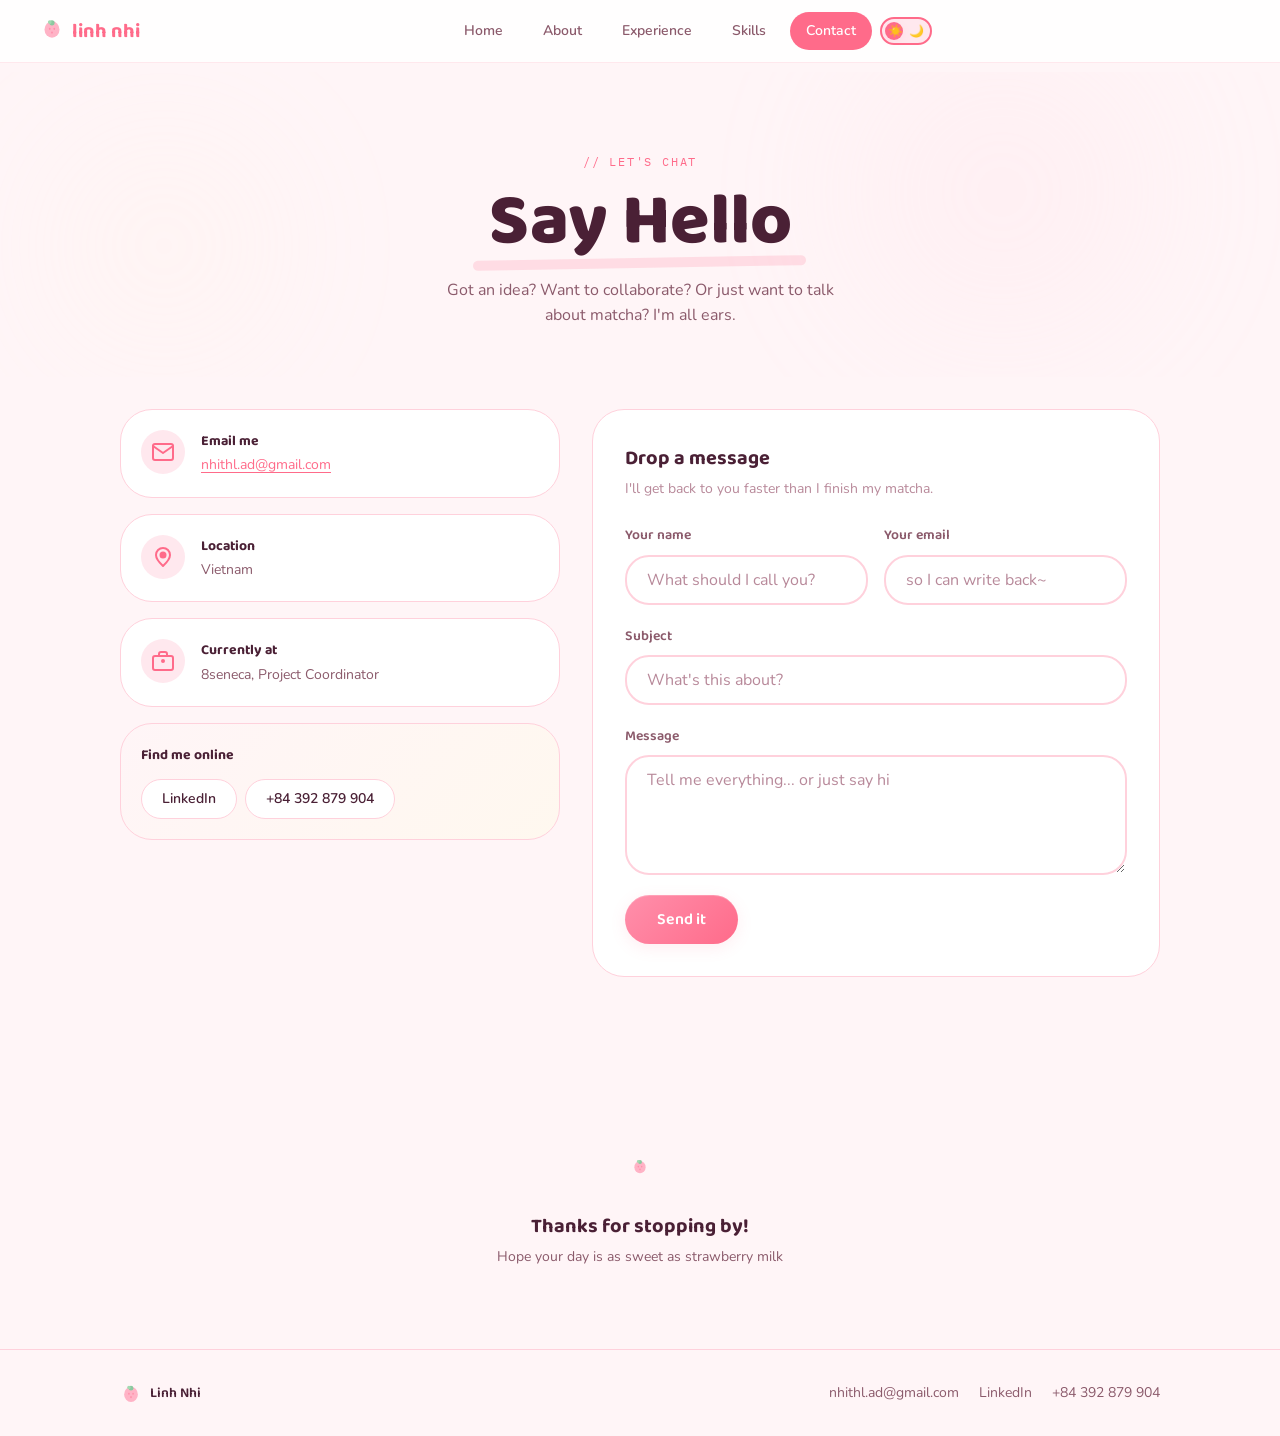
<file: contact.html>
<!DOCTYPE html>
<html lang="en" data-theme="light">
<head>
  <meta charset="UTF-8">
  <meta name="viewport" content="width=device-width, initial-scale=1.0">
  <title>Contact | Linh Nhi</title>
  <link rel="icon" type="image/svg+xml" href="favicon.svg">
  <link rel="stylesheet" href="shared.css">
  <style>
    .contact-hero {
      padding: var(--sp-80) 0 var(--sp-48);
      text-align: center;
      position: relative;
      overflow: hidden;
    }
    .contact-hero__subtitle {
      font-size: var(--text-base);
      color: var(--color-text-secondary);
      max-width: 420px;
      margin: var(--sp-12) auto 0;
    }

    /* --- CONTACT GRID --- */
    .contact-section { padding: var(--sp-32) 0 var(--sp-64); }
    .contact-grid {
      max-width: var(--max-content);
      margin: 0 auto;
      padding: 0 var(--grid-margin-desktop);
      display: grid;
      grid-template-columns: 1fr 1.2fr;
      gap: var(--sp-32);
      align-items: start;
    }

    /* --- INFO CARDS --- */
    .contact-info { display: flex; flex-direction: column; gap: var(--sp-16); }
    .info-card {
      display: flex;
      gap: var(--sp-16);
      align-items: flex-start;
      padding: var(--sp-20);
      border-radius: var(--radius-2xl);
      background: var(--color-card);
      border: 1.5px solid var(--color-border);
      transition: all var(--duration) var(--ease-out);
    }
    .info-card:hover {
      border-color: var(--color-accent);
      box-shadow: var(--shadow-md);
      transform: translateY(-2px);
    }
    .info-card__icon {
      width: 44px;
      height: 44px;
      min-width: 44px;
      border-radius: var(--radius-xl);
      background: var(--color-accent-soft);
      display: flex;
      align-items: center;
      justify-content: center;
      color: var(--color-accent);
    }
    .info-card__title {
      font-family: var(--font-display);
      font-size: var(--text-sm);
      font-weight: var(--weight-bold);
      margin-bottom: var(--sp-2);
    }
    .info-card__value {
      font-size: var(--text-sm);
      color: var(--color-text-secondary);
    }
    .info-card__value a {
      color: var(--color-accent);
      text-decoration: underline;
      text-underline-offset: 3px;
    }

    /* --- SOCIAL --- */
    .social-section {
      padding: var(--sp-20);
      border-radius: var(--radius-2xl);
      background: linear-gradient(135deg, var(--pink-50), var(--cream-100));
      border: 1.5px solid var(--pink-200);
    }
    [data-theme="dark"] .social-section {
      background: linear-gradient(135deg, rgba(255, 107, 138, 0.08), rgba(255, 107, 138, 0.03));
      border-color: rgba(255, 143, 171, 0.2);
    }
    .social-section__title {
      font-family: var(--font-display);
      font-weight: var(--weight-bold);
      margin-bottom: var(--sp-12);
      font-size: var(--text-sm);
    }
    .social-links { display: flex; gap: var(--sp-8); flex-wrap: wrap; }
    .social-link {
      display: inline-flex;
      align-items: center;
      padding: var(--sp-8) var(--sp-20);
      background: var(--color-card);
      border: 1.5px solid var(--color-border);
      border-radius: var(--radius-pill);
      font-size: var(--text-sm);
      font-weight: var(--weight-semibold);
      color: var(--color-text);
      transition: all var(--duration) var(--ease-out);
    }
    .social-link:hover {
      border-color: var(--color-accent);
      background: var(--color-accent);
      color: #fff;
      transform: translateY(-2px);
    }

    /* --- FORM --- */
    .contact-form-wrapper {
      background: var(--color-card);
      border: 1.5px solid var(--color-border);
      border-radius: var(--radius-2xl);
      padding: var(--sp-32);
      transition: all var(--duration) var(--ease-out);
    }
    .contact-form-wrapper:hover {
      box-shadow: var(--shadow-lg);
    }
    .contact-form__title {
      font-family: var(--font-display);
      font-size: var(--text-xl);
      font-weight: var(--weight-bold);
      margin-bottom: var(--sp-4);
    }
    .contact-form__subtitle {
      font-size: var(--text-sm);
      color: var(--color-text-muted);
      margin-bottom: var(--sp-24);
    }

    /* --- GOODBYE --- */
    .goodbye {
      padding: var(--sp-80) 0;
      text-align: center;
    }
    .goodbye__emoji {
      font-size: 3rem;
      display: block;
      margin-bottom: var(--sp-12);
    }
    .goodbye__text {
      font-family: var(--font-display);
      font-size: var(--text-xl);
      font-weight: var(--weight-bold);
    }
    .goodbye__sub {
      font-size: var(--text-sm);
      color: var(--color-text-secondary);
      margin-top: var(--sp-4);
    }

    /* --- RESPONSIVE --- */
    @media (max-width: 768px) {
      .contact-hero { padding: var(--sp-48) 0 var(--sp-32); }
      .contact-section { padding: var(--sp-16) 0 var(--sp-48); }
      .contact-grid { grid-template-columns: 1fr; padding: 0 var(--grid-margin-mobile); gap: var(--sp-20); }
      .contact-form-wrapper { padding: var(--sp-24); }
      .goodbye { padding: var(--sp-48) 0; }
    }
  </style>
</head>
<body>
  <nav class="nav">
    <div class="nav__inner">
      <a href="index.html" class="nav__logo"><span class="nav__logo-icon"><svg width="24" height="24" viewBox="0 0 32 32" fill="none"><ellipse cx="16" cy="18" rx="10" ry="11" fill="#FFB3C6"/><ellipse cx="13" cy="17" rx="1.2" ry="1.5" fill="#FF8FAB"/><ellipse cx="19" cy="17" rx="1.2" ry="1.5" fill="#FF8FAB"/><ellipse cx="16" cy="22" rx="1.2" ry="1.5" fill="#FF8FAB"/><circle cx="16" cy="9" r="3.5" fill="#8BC9A0"/><circle cx="13" cy="8" r="2.5" fill="#A3D9B1"/></svg></span> linh nhi</a>
      <div class="nav__links">
        <a href="index.html" class="nav__link">Home</a>
        <a href="about.html" class="nav__link">About</a>
        <a href="experience.html" class="nav__link">Experience</a>
        <a href="skills.html" class="nav__link">Skills</a>
        <a href="contact.html" class="nav__link nav__link--active">Contact</a>
        <button class="nav__theme-toggle" onclick="toggleTheme()" aria-label="Toggle dark mode"><span class="nav__theme-emoji nav__theme-emoji--light">&#9728;&#65039;</span><span class="nav__theme-emoji nav__theme-emoji--dark">&#127769;</span></button>
      </div>
      <div style="display:flex;align-items:center;gap:var(--sp-12);">
        <button class="nav__theme-toggle" onclick="toggleTheme()" aria-label="Toggle dark mode" id="mobileTheme" style="display:none;"><span class="nav__theme-emoji nav__theme-emoji--light">&#9728;&#65039;</span><span class="nav__theme-emoji nav__theme-emoji--dark">&#127769;</span></button>
        <button class="nav__burger" onclick="toggleMobile()" aria-label="Menu"><span></span><span></span><span></span></button>
      </div>
    </div>
  </nav>
  <div class="nav__mobile-menu" id="mobileMenu">
    <a href="index.html" class="nav__link">Home</a>
    <a href="about.html" class="nav__link">About</a>
    <a href="experience.html" class="nav__link">Experience</a>
    <a href="skills.html" class="nav__link">Skills</a>
    <a href="contact.html" class="nav__link nav__link--active">Contact</a>
    <button class="nav__theme-toggle" onclick="toggleTheme()" style="margin-top:var(--sp-16);"><span class="nav__theme-emoji nav__theme-emoji--light">&#9728;&#65039;</span><span class="nav__theme-emoji nav__theme-emoji--dark">&#127769;</span></button>
  </div>

  <main class="page">
    <!-- HERO -->
    <section class="contact-hero">
      <div class="gradient-mesh">
        <div class="gradient-mesh__blob" style="width:300px;height:300px;background:var(--pink-200);top:-10%;right:10%;"></div>
        <div class="gradient-mesh__blob" style="width:200px;height:200px;background:var(--cream-200);bottom:10%;left:5%;"></div>
      </div>
      <div class="container" style="position:relative;z-index:1;">
        <span class="section-header__label">// let's chat</span>
        <h1 class="heading-1"><span class="section-header__underline">Say Hello</span></h1>
        <p class="contact-hero__subtitle">Got an idea? Want to collaborate? Or just want to talk about matcha? I'm all ears.</p>
      </div>
    </section>

    <!-- CONTACT -->
    <section class="contact-section">
      <div class="contact-grid">
        <div class="contact-info">
          <div class="info-card">
            <div class="info-card__icon"><svg width="24" height="24" viewBox="0 0 24 24" fill="none" stroke="currentColor" stroke-width="2" stroke-linecap="round" stroke-linejoin="round"><rect x="2" y="4" width="20" height="16" rx="2"/><path d="M2 6l10 7 10-7"/></svg></div>
            <div>
              <div class="info-card__title">Email me</div>
              <div class="info-card__value">
                <a href="mailto:nhithl.ad@gmail.com">nhithl.ad@gmail.com</a>
              </div>
            </div>
          </div>
          <div class="info-card">
            <div class="info-card__icon"><svg width="24" height="24" viewBox="0 0 24 24" fill="none" stroke="currentColor" stroke-width="2" stroke-linecap="round" stroke-linejoin="round"><path d="M12 21c0 0-7-6.5-7-11a7 7 0 1114 0c0 4.5-7 11-7 11z"/><circle cx="12" cy="10" r="2.5" fill="currentColor"/></svg></div>
            <div>
              <div class="info-card__title">Location</div>
              <div class="info-card__value">Vietnam</div>
            </div>
          </div>
          <div class="info-card">
            <div class="info-card__icon"><svg width="24" height="24" viewBox="0 0 24 24" fill="none" stroke="currentColor" stroke-width="2" stroke-linecap="round" stroke-linejoin="round"><rect x="2" y="7" width="20" height="14" rx="2"/><path d="M16 7V5a2 2 0 00-2-2h-4a2 2 0 00-2 2v2"/><line x1="12" y1="12" x2="12" y2="12.01"/><circle cx="12" cy="12" r="1" fill="currentColor"/></svg></div>
            <div>
              <div class="info-card__title">Currently at</div>
              <div class="info-card__value">8seneca, Project Coordinator</div>
            </div>
          </div>
          <div class="social-section">
            <div class="social-section__title">Find me online</div>
            <div class="social-links">
              <a href="https://www.linkedin.com/in/nhithl" target="_blank" class="social-link">LinkedIn</a>
              <a href="tel:+84392879904" class="social-link">+84 392 879 904</a>
            </div>
          </div>
        </div>

        <div class="contact-form-wrapper">
          <div class="contact-form__title">Drop a message</div>
          <div class="contact-form__subtitle">I'll get back to you faster than I finish my matcha.</div>
          <form class="contact-form" action="https://formsubmit.co/nhithl.ad@gmail.com" method="POST" id="contactForm">
            <div style="display:grid;grid-template-columns:1fr 1fr;gap:var(--sp-16);">
              <div class="input-group">
                <label class="input-group__label" for="name">Your name</label>
                <input class="input" type="text" id="name" name="name" placeholder="What should I call you?" required>
              </div>
              <div class="input-group">
                <label class="input-group__label" for="email">Your email</label>
                <input class="input" type="email" id="email" name="_replyto" placeholder="so I can write back~" required>
              </div>
            </div>
            <div class="input-group">
              <label class="input-group__label" for="subject">Subject</label>
              <input class="input" type="text" id="subject" name="_subject" placeholder="What's this about?">
            </div>
            <div class="input-group">
              <label class="input-group__label" for="message">Message</label>
              <textarea class="input" id="message" name="message" placeholder="Tell me everything... or just say hi" required></textarea>
            </div>
            <input type="hidden" name="_next" value="https://meoghetanca.github.io/portfolio/contact.html">
            <input type="hidden" name="_captcha" value="true">
            <input type="hidden" name="_template" value="table">
            <button type="submit" class="btn btn--primary" style="align-self:flex-start;">Send it</button>
          </form>
        </div>
      </div>
    </section>

    <!-- GOODBYE -->
    <section class="goodbye">
      <span class="goodbye__emoji sparkle"><svg width="18" height="18" viewBox="0 0 32 32" fill="none"><ellipse cx="16" cy="18" rx="10" ry="11" fill="#FFB3C6"/><ellipse cx="13" cy="17" rx="1.2" ry="1.5" fill="#FF8FAB"/><ellipse cx="19" cy="17" rx="1.2" ry="1.5" fill="#FF8FAB"/><ellipse cx="16" cy="22" rx="1.2" ry="1.5" fill="#FF8FAB"/><circle cx="16" cy="9" r="3.5" fill="#8BC9A0"/><circle cx="13" cy="8" r="2.5" fill="#A3D9B1"/></svg></span>
      <div class="goodbye__text">Thanks for stopping by!</div>
      <div class="goodbye__sub">Hope your day is as sweet as strawberry milk</div>
    </section>

<footer class="footer" style="border-top:1.5px solid var(--color-border);padding:var(--sp-32) 0;">
  <div class="container" style="display:flex;justify-content:space-between;align-items:center;flex-wrap:wrap;gap:var(--sp-16);">
    <div style="display:flex;align-items:center;gap:var(--sp-8);">
      <svg width="22" height="22" viewBox="0 0 32 32" fill="none"><ellipse cx="16" cy="18" rx="10" ry="11" fill="#FFB3C6"/><ellipse cx="13" cy="17" rx="1.2" ry="1.5" fill="#FF8FAB"/><ellipse cx="19" cy="17" rx="1.2" ry="1.5" fill="#FF8FAB"/><ellipse cx="16" cy="22" rx="1.2" ry="1.5" fill="#FF8FAB"/><circle cx="16" cy="9" r="3.5" fill="#8BC9A0"/><circle cx="13" cy="8" r="2.5" fill="#A3D9B1"/></svg>
      <span style="font-family:var(--font-display);font-size:var(--text-sm);font-weight:var(--weight-semibold);color:var(--color-text);">Linh Nhi</span>
    </div>
    <div style="display:flex;align-items:center;gap:var(--sp-20);font-size:var(--text-sm);">
      <a href="mailto:nhithl.ad@gmail.com" style="color:var(--color-text-secondary);">nhithl.ad@gmail.com</a>
      <a href="https://www.linkedin.com/in/nhithl" target="_blank" style="color:var(--color-text-secondary);">LinkedIn</a>
      <a href="tel:+84392879904" style="color:var(--color-text-secondary);">+84 392 879 904</a>
    </div>
  </div>
</footer>
  </main>

  <script>
    function toggleTheme() { document.documentElement.setAttribute('data-theme', document.documentElement.getAttribute('data-theme') === 'dark' ? 'light' : 'dark'); }
    function toggleMobile() { document.getElementById('mobileMenu').classList.toggle('nav__mobile-menu--open'); document.querySelector('.nav__burger').classList.toggle('nav__burger--open'); }
    (function(){var t=document.getElementById('mobileTheme');function u(){t.style.display=window.innerWidth<=768?'':'none';}u();window.addEventListener('resize',u);})();
  </script>
</body>
</html>
</file>
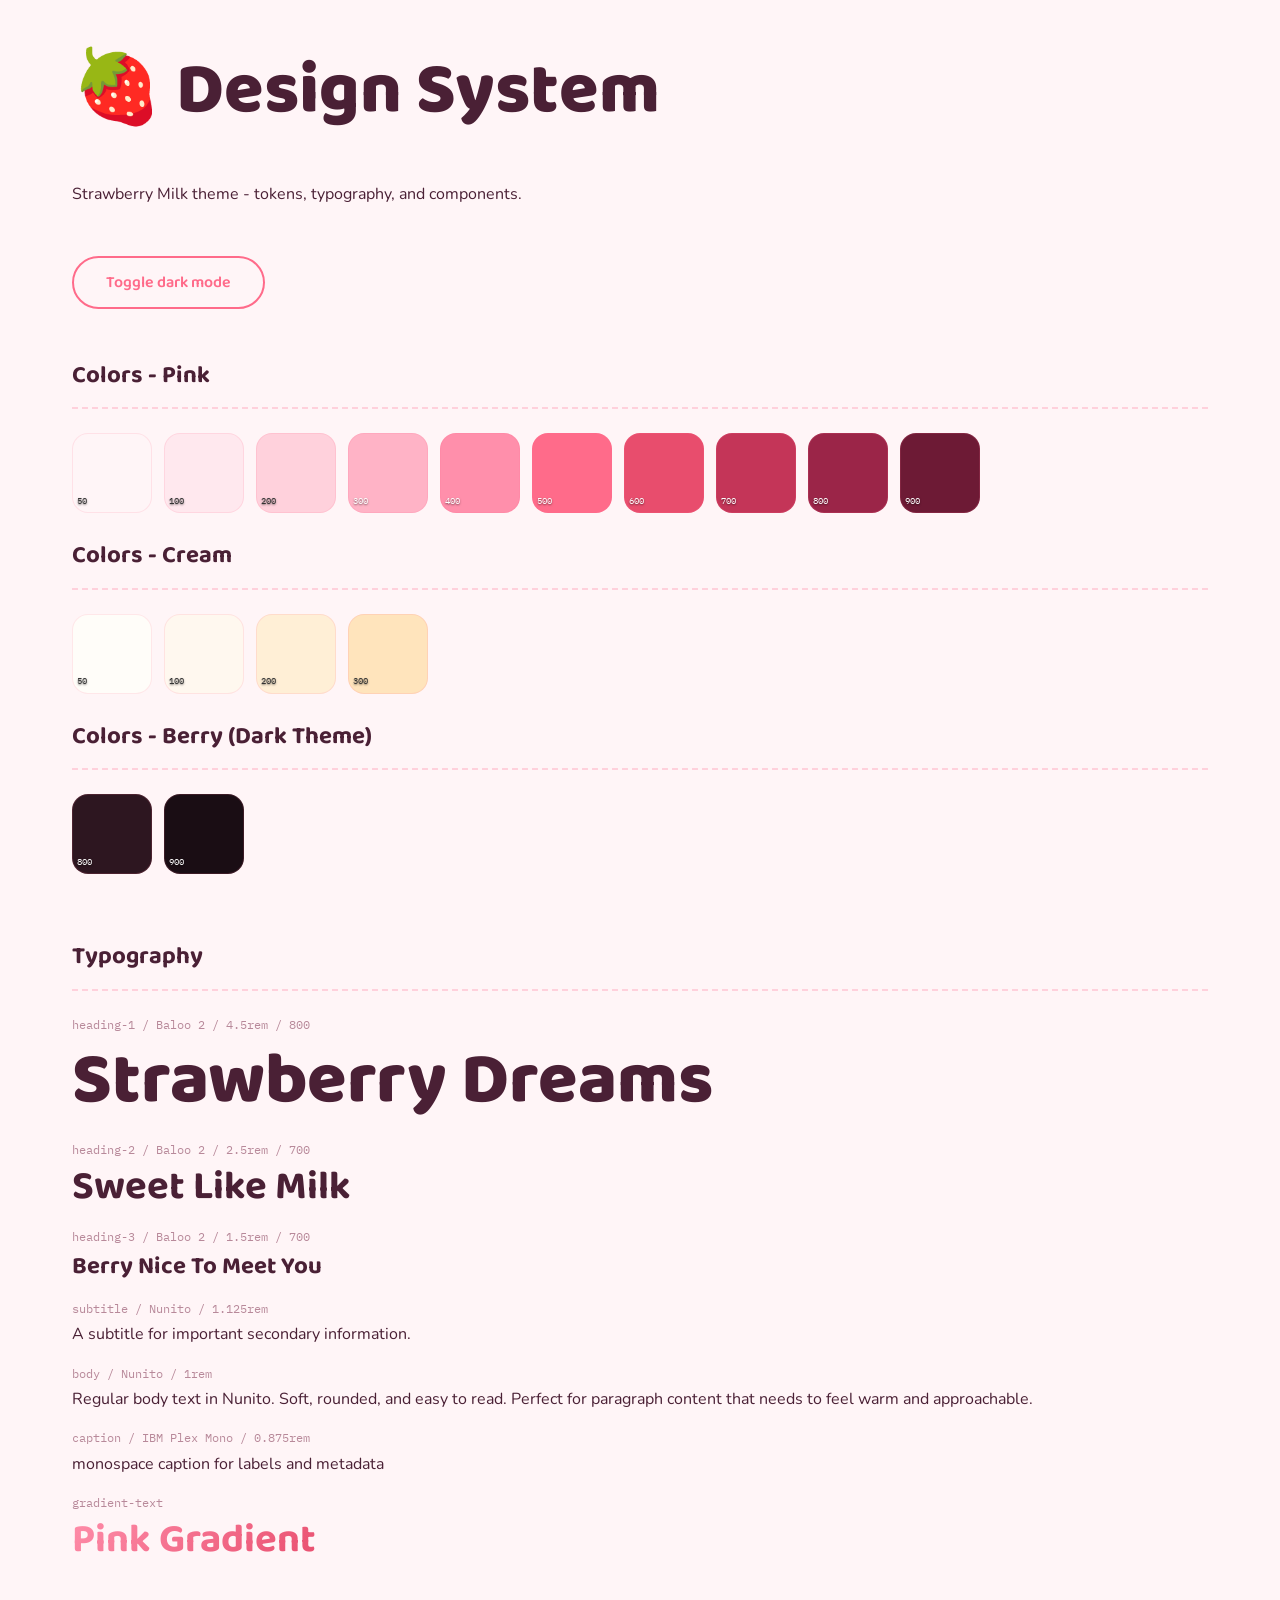
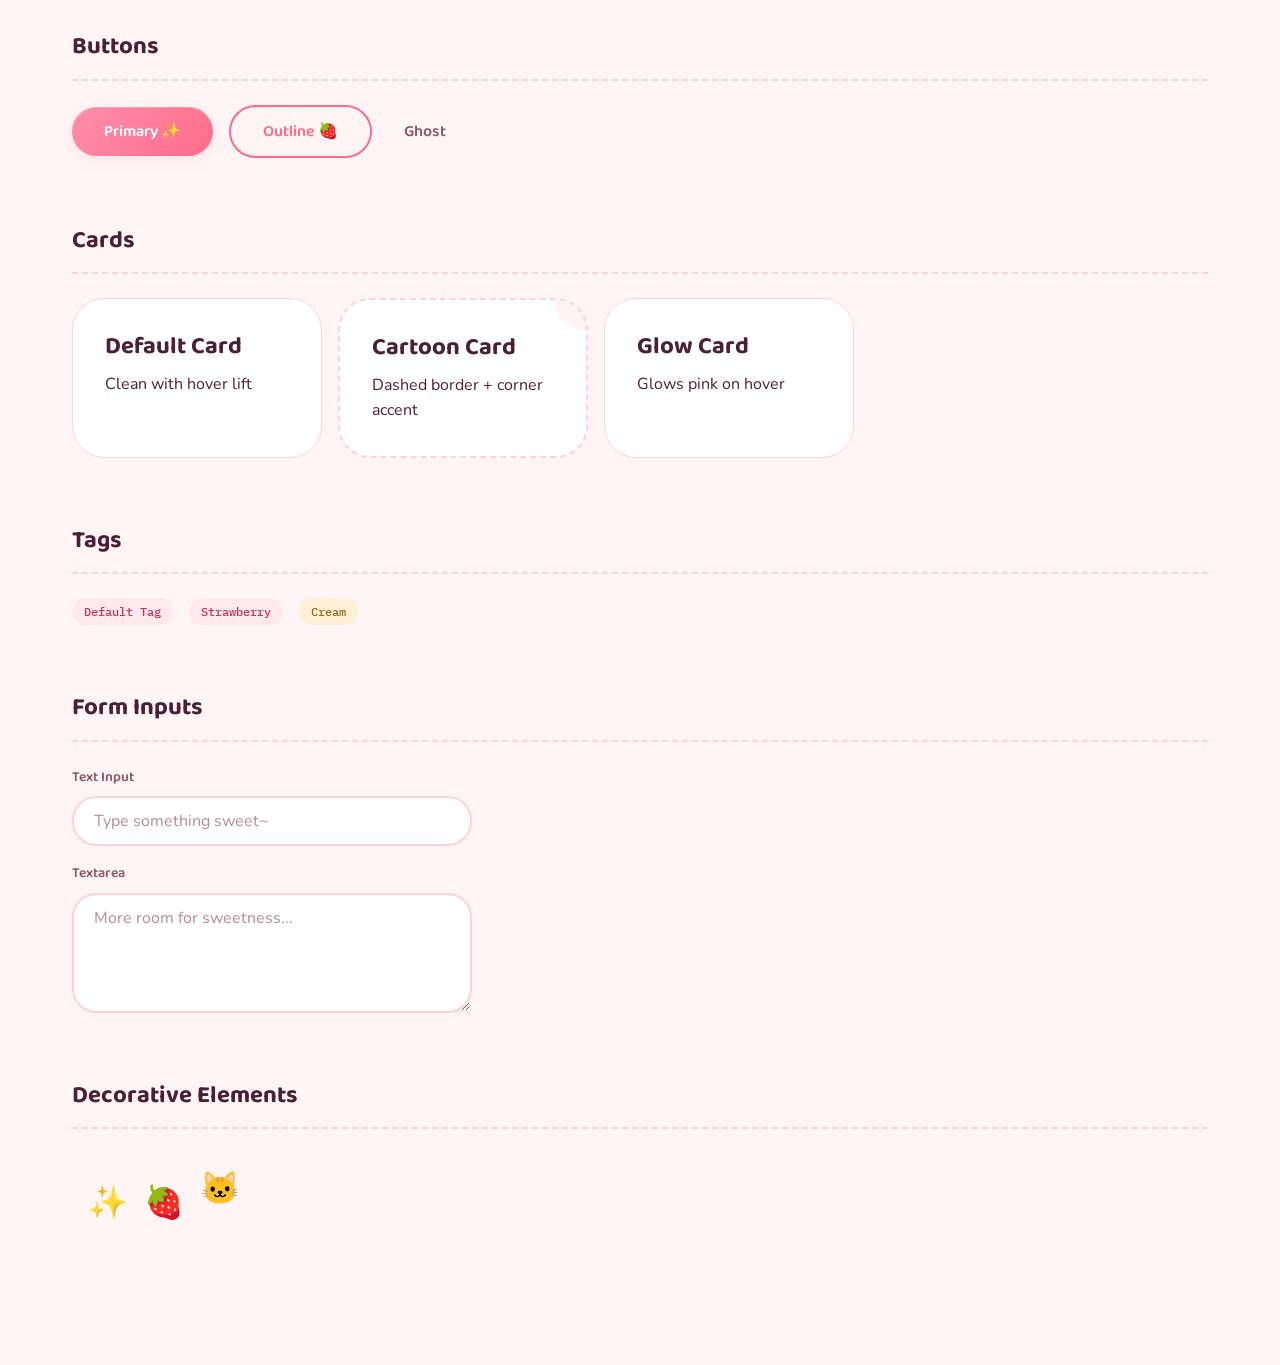
<file: design-system.html>
<!DOCTYPE html>
<html lang="en" data-theme="light">
<head>
  <meta charset="UTF-8">
  <meta name="viewport" content="width=device-width, initial-scale=1.0">
  <title>Design System - Strawberry Milk</title>
  <link rel="stylesheet" href="shared.css">
  <style>
    .ds { padding: var(--sp-48) 0; }
    .ds .container { max-width: var(--max-content); margin: 0 auto; padding: 0 var(--sp-32); }
    .ds h1 { margin-bottom: var(--sp-48); }
    .ds-section { margin-bottom: var(--sp-64); }
    .ds-section__title {
      font-family: var(--font-display);
      font-size: var(--text-2xl);
      font-weight: var(--weight-bold);
      margin-bottom: var(--sp-24);
      padding-bottom: var(--sp-12);
      border-bottom: 2px dashed var(--color-border);
    }

    /* Color swatches */
    .color-row { display: flex; flex-wrap: wrap; gap: var(--sp-12); margin-bottom: var(--sp-24); }
    .swatch {
      width: 80px; height: 80px;
      border-radius: var(--radius-lg);
      border: 1px solid var(--color-border-soft);
      display: flex;
      align-items: flex-end;
      padding: var(--sp-4);
    }
    .swatch__label {
      font-family: var(--font-mono);
      font-size: 9px;
      color: #fff;
      text-shadow: 0 1px 2px rgba(0,0,0,0.5);
    }

    /* Type specimens */
    .type-row { margin-bottom: var(--sp-16); }
    .type-label {
      font-family: var(--font-mono);
      font-size: var(--text-xs);
      color: var(--color-text-muted);
      margin-bottom: var(--sp-4);
    }

    /* Component demos */
    .demo-row {
      display: flex;
      flex-wrap: wrap;
      gap: var(--sp-16);
      align-items: center;
      margin-bottom: var(--sp-24);
    }

    .theme-toggle-demo { margin-bottom: var(--sp-24); }
  </style>
</head>
<body>
  <main class="page ds">
    <div class="container">
      <h1 class="heading-1">&#127827; Design System</h1>
      <p class="subtitle" style="margin-bottom: var(--sp-48);">Strawberry Milk theme - tokens, typography, and components.</p>

      <button class="btn btn--outline" onclick="toggleTheme()" style="margin-bottom: var(--sp-48);">Toggle dark mode</button>

      <!-- COLORS -->
      <div class="ds-section">
        <div class="ds-section__title">Colors - Pink</div>
        <div class="color-row">
          <div class="swatch" style="background: var(--pink-50);"><span class="swatch__label" style="color: #333;">50</span></div>
          <div class="swatch" style="background: var(--pink-100);"><span class="swatch__label" style="color: #333;">100</span></div>
          <div class="swatch" style="background: var(--pink-200);"><span class="swatch__label" style="color: #333;">200</span></div>
          <div class="swatch" style="background: var(--pink-300);"><span class="swatch__label">300</span></div>
          <div class="swatch" style="background: var(--pink-400);"><span class="swatch__label">400</span></div>
          <div class="swatch" style="background: var(--pink-500);"><span class="swatch__label">500</span></div>
          <div class="swatch" style="background: var(--pink-600);"><span class="swatch__label">600</span></div>
          <div class="swatch" style="background: var(--pink-700);"><span class="swatch__label">700</span></div>
          <div class="swatch" style="background: var(--pink-800);"><span class="swatch__label">800</span></div>
          <div class="swatch" style="background: var(--pink-900);"><span class="swatch__label">900</span></div>
        </div>
        <div class="ds-section__title">Colors - Cream</div>
        <div class="color-row">
          <div class="swatch" style="background: var(--cream-50);"><span class="swatch__label" style="color: #333;">50</span></div>
          <div class="swatch" style="background: var(--cream-100);"><span class="swatch__label" style="color: #333;">100</span></div>
          <div class="swatch" style="background: var(--cream-200);"><span class="swatch__label" style="color: #333;">200</span></div>
          <div class="swatch" style="background: var(--cream-300);"><span class="swatch__label" style="color: #333;">300</span></div>
        </div>
        <div class="ds-section__title">Colors - Berry (Dark Theme)</div>
        <div class="color-row">
          <div class="swatch" style="background: var(--berry-800);"><span class="swatch__label">800</span></div>
          <div class="swatch" style="background: var(--berry-900);"><span class="swatch__label">900</span></div>
        </div>
      </div>

      <!-- TYPOGRAPHY -->
      <div class="ds-section">
        <div class="ds-section__title">Typography</div>
        <div class="type-row">
          <div class="type-label">heading-1 / Baloo 2 / 4.5rem / 800</div>
          <div class="heading-1">Strawberry Dreams</div>
        </div>
        <div class="type-row">
          <div class="type-label">heading-2 / Baloo 2 / 2.5rem / 700</div>
          <div class="heading-2">Sweet Like Milk</div>
        </div>
        <div class="type-row">
          <div class="type-label">heading-3 / Baloo 2 / 1.5rem / 700</div>
          <div class="heading-3">Berry Nice To Meet You</div>
        </div>
        <div class="type-row">
          <div class="type-label">subtitle / Nunito / 1.125rem</div>
          <div class="subtitle">A subtitle for important secondary information.</div>
        </div>
        <div class="type-row">
          <div class="type-label">body / Nunito / 1rem</div>
          <p>Regular body text in Nunito. Soft, rounded, and easy to read. Perfect for paragraph content that needs to feel warm and approachable.</p>
        </div>
        <div class="type-row">
          <div class="type-label">caption / IBM Plex Mono / 0.875rem</div>
          <div class="caption">monospace caption for labels and metadata</div>
        </div>
        <div class="type-row">
          <div class="type-label">gradient-text</div>
          <div class="heading-2"><span class="gradient-text">Pink Gradient</span></div>
        </div>
      </div>

      <!-- BUTTONS -->
      <div class="ds-section">
        <div class="ds-section__title">Buttons</div>
        <div class="demo-row">
          <button class="btn btn--primary">Primary &#10024;</button>
          <button class="btn btn--outline">Outline &#127827;</button>
          <button class="btn btn--ghost">Ghost</button>
        </div>
      </div>

      <!-- CARDS -->
      <div class="ds-section">
        <div class="ds-section__title">Cards</div>
        <div class="demo-row" style="align-items: stretch;">
          <div class="card" style="width: 250px;">
            <div class="heading-3">Default Card</div>
            <p class="subtitle" style="margin-top: var(--sp-8);">Clean with hover lift</p>
          </div>
          <div class="card card--cartoon" style="width: 250px;">
            <div class="heading-3">Cartoon Card</div>
            <p class="subtitle" style="margin-top: var(--sp-8);">Dashed border + corner accent</p>
          </div>
          <div class="card card--glow" style="width: 250px;">
            <div class="heading-3">Glow Card</div>
            <p class="subtitle" style="margin-top: var(--sp-8);">Glows pink on hover</p>
          </div>
        </div>
      </div>

      <!-- TAGS -->
      <div class="ds-section">
        <div class="ds-section__title">Tags</div>
        <div class="demo-row">
          <span class="tag">Default Tag</span>
          <span class="tag tag--strawberry">Strawberry</span>
          <span class="tag tag--cream">Cream</span>
        </div>
      </div>

      <!-- INPUTS -->
      <div class="ds-section">
        <div class="ds-section__title">Form Inputs</div>
        <div style="max-width: 400px;">
          <div class="input-group" style="margin-bottom: var(--sp-16);">
            <label class="input-group__label">Text Input</label>
            <input class="input" type="text" placeholder="Type something sweet~">
          </div>
          <div class="input-group">
            <label class="input-group__label">Textarea</label>
            <textarea class="input" placeholder="More room for sweetness..."></textarea>
          </div>
        </div>
      </div>

      <!-- DECORATIONS -->
      <div class="ds-section">
        <div class="ds-section__title">Decorative Elements</div>
        <div class="demo-row" style="height: 100px; position: relative;">
          <div class="deco-star" style="position: relative;"></div>
          <span class="sparkle" style="font-size: 2rem;">&#10024;</span>
          <span class="sparkle" style="font-size: 2rem; animation-delay: -1s;">&#127827;</span>
          <div class="avatar" style="width: 80px; height: 80px;">
            <div class="avatar__placeholder" style="font-size: 2rem;">&#128049;</div>
          </div>
        </div>
      </div>

    </div>
  </main>

  <script>
    function toggleTheme() {
      const html = document.documentElement;
      const current = html.getAttribute('data-theme');
      html.setAttribute('data-theme', current === 'dark' ? 'light' : 'dark');
    }
  </script>
</body>
</html>
</file>
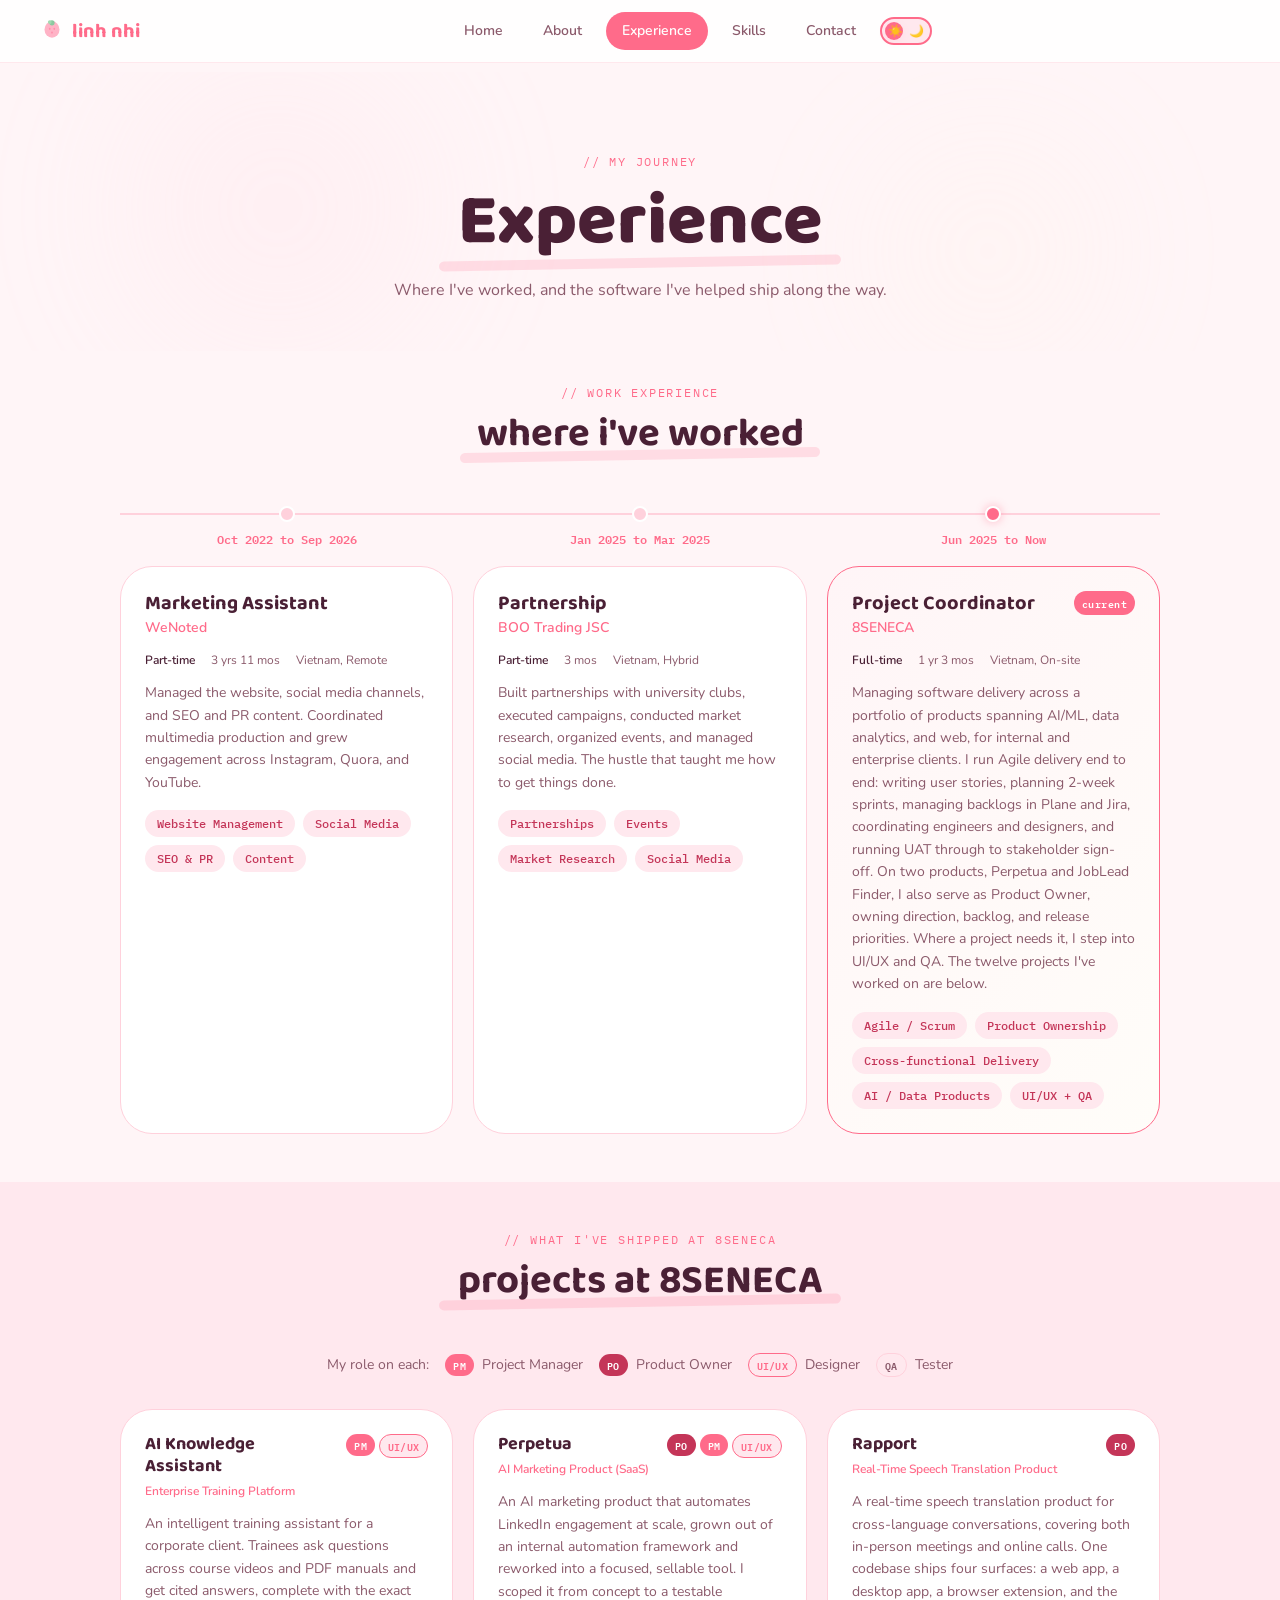
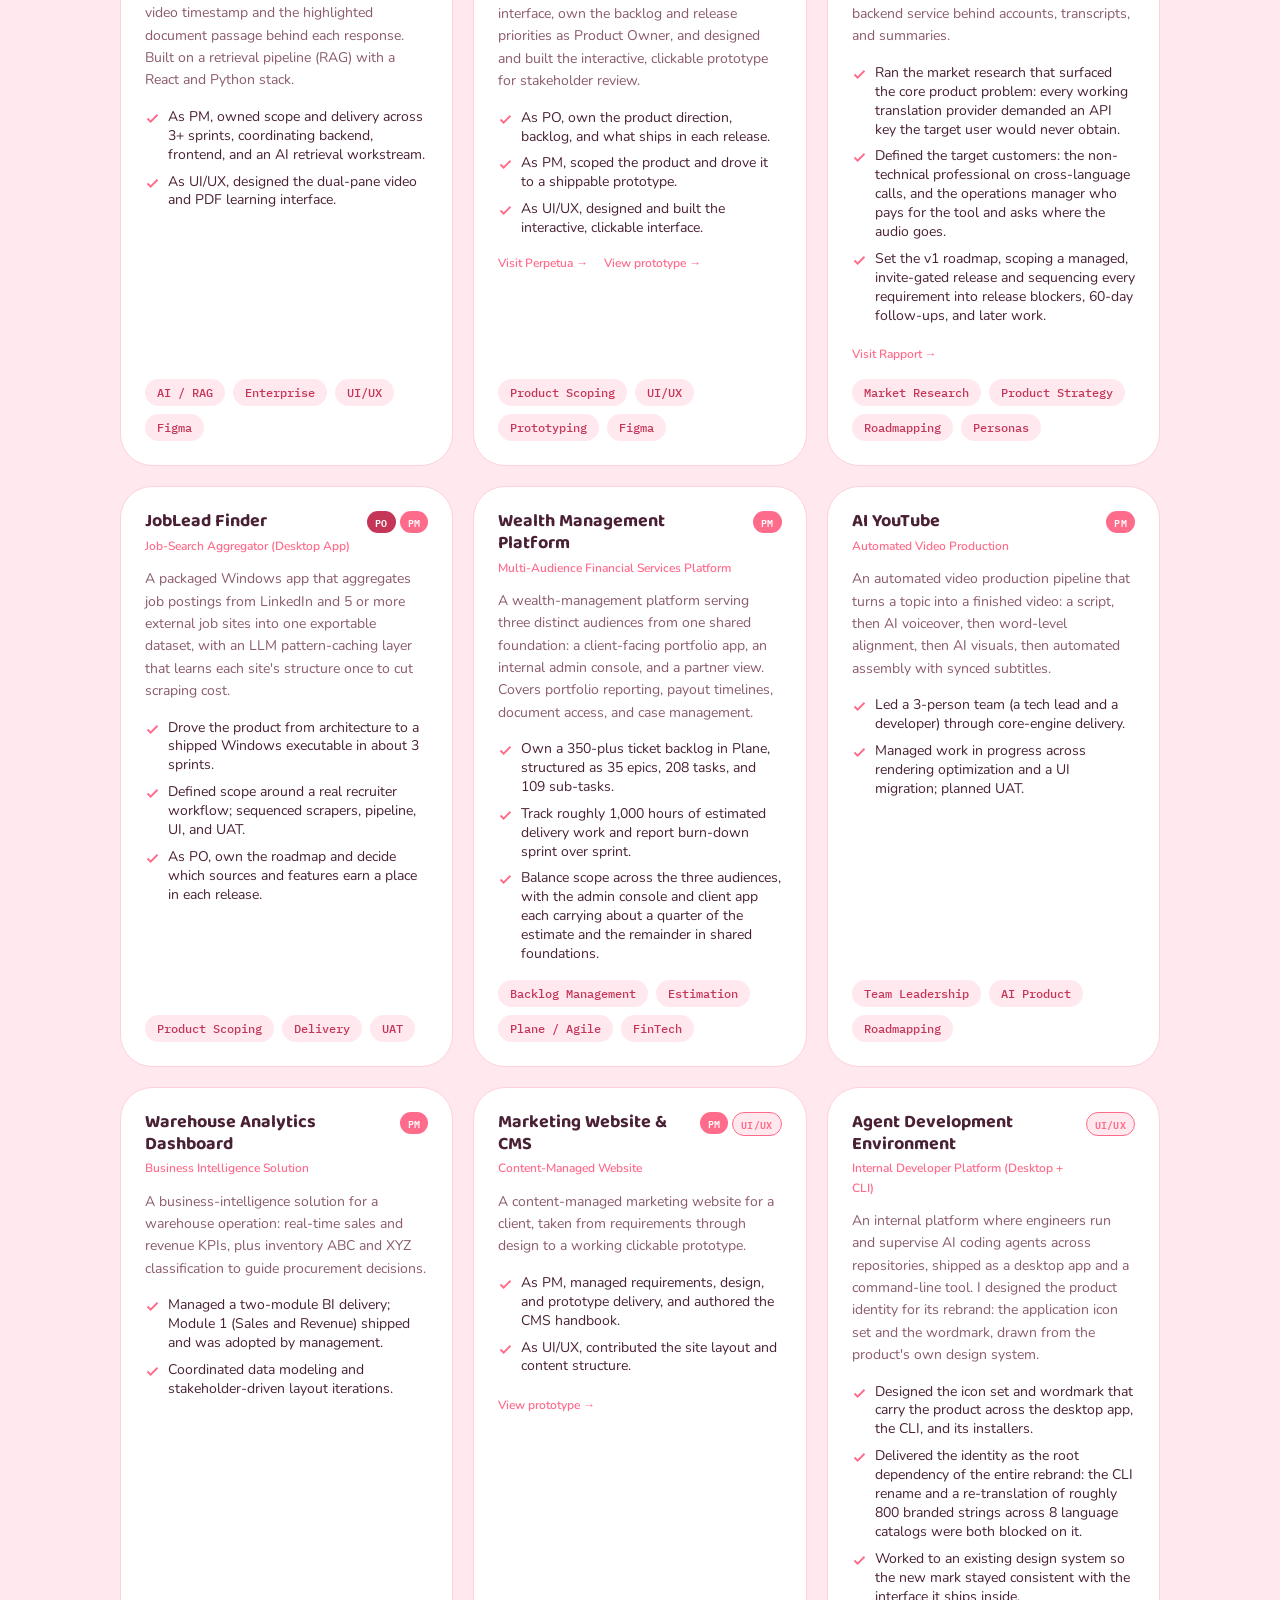
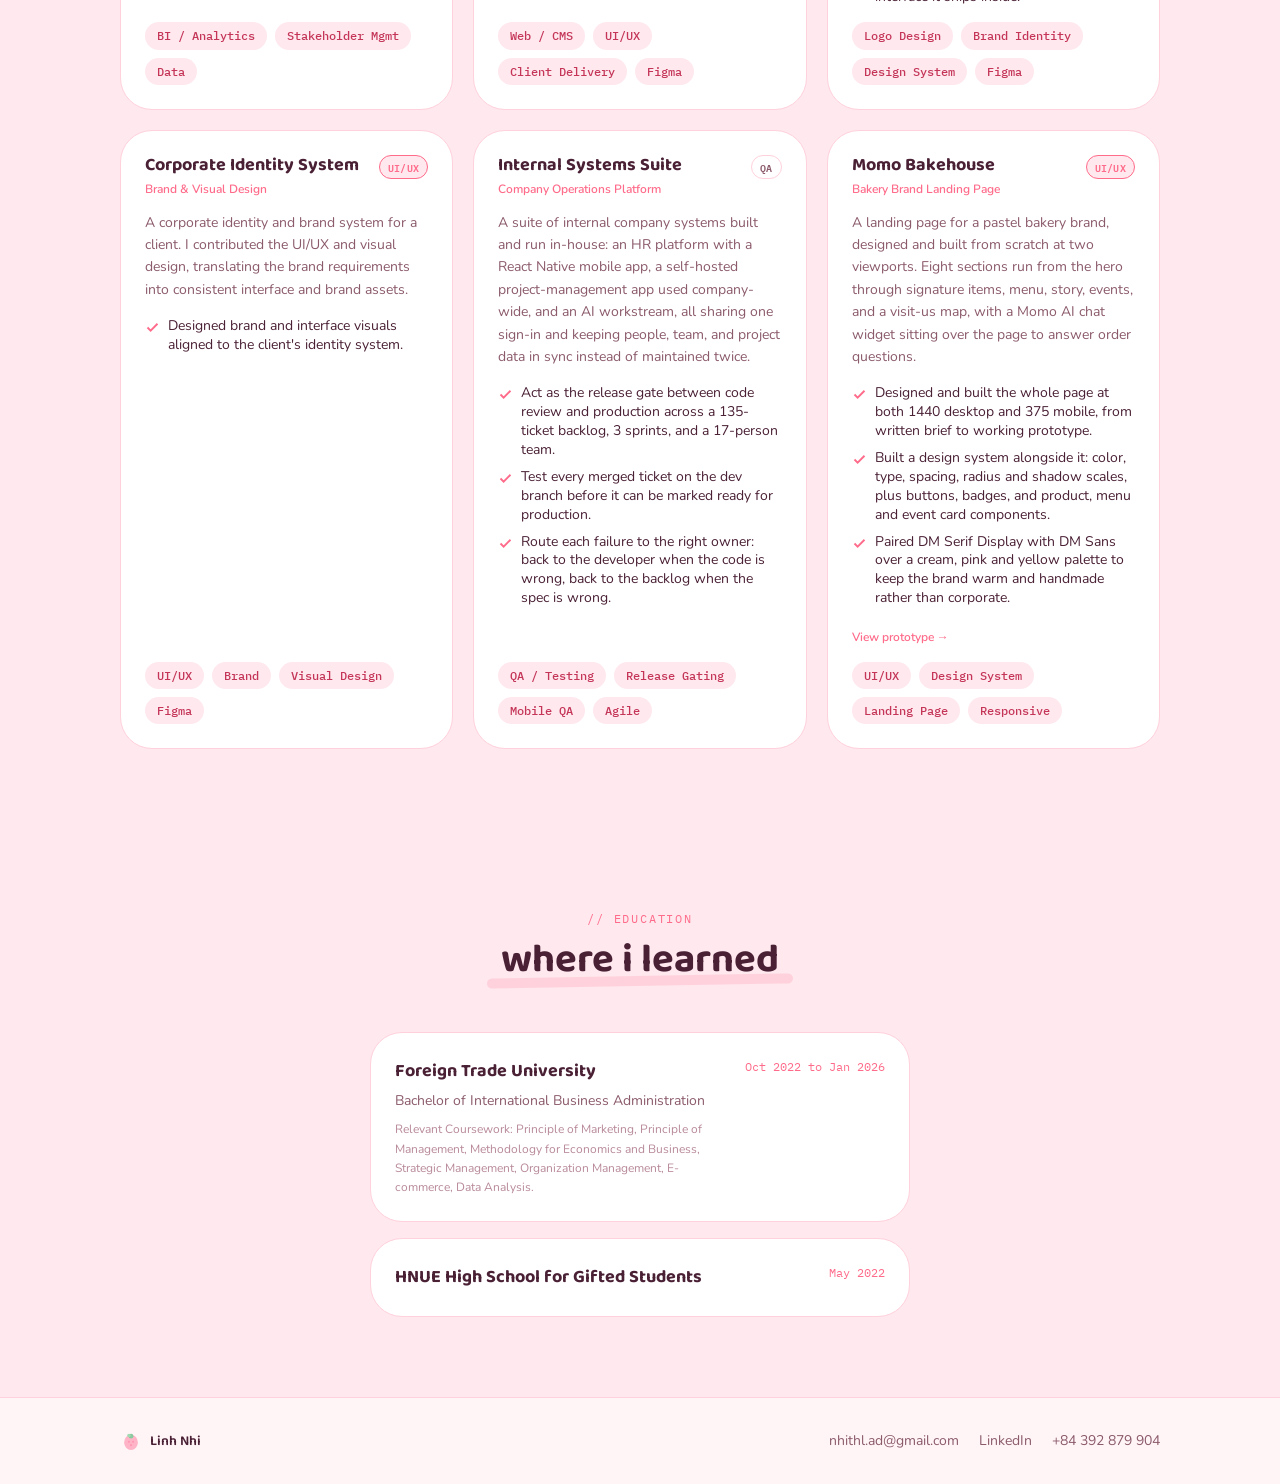
<file: experience.html>
<!DOCTYPE html>
<html lang="en" data-theme="light">
<head>
  <meta charset="UTF-8">
  <meta name="viewport" content="width=device-width, initial-scale=1.0">
  <title>Experience | Linh Nhi</title>
  <link rel="icon" type="image/svg+xml" href="favicon.svg">
  <link rel="stylesheet" href="shared.css">
  <style>
    .exp-hero {
      padding: var(--sp-80) 0 var(--sp-48);
      text-align: center;
      position: relative;
      overflow: hidden;
    }
    .exp-hero__subtitle {
      font-size: var(--text-base);
      color: var(--color-text-secondary);
      max-width: 520px;
      margin: var(--sp-12) auto 0;
    }

    /* --- WORK TIMELINE (horizontal) --- */
    .timeline-section { padding: var(--sp-32) 0 var(--sp-48); }
    .htimeline {
      max-width: var(--max-content);
      margin: 0 auto;
      padding: 0 var(--grid-margin-desktop);
      display: grid;
      grid-template-columns: repeat(3, 1fr);
      gap: var(--sp-20);
      position: relative;
      align-items: stretch;
    }
    .htimeline::before {
      content: '';
      position: absolute;
      top: 7px;
      left: var(--grid-margin-desktop);
      right: var(--grid-margin-desktop);
      height: 2px;
      background: var(--color-border);
      z-index: 0;
    }
    .htl-item { display: flex; flex-direction: column; position: relative; z-index: 1; }
    .htl-node { display: flex; flex-direction: column; align-items: center; gap: var(--sp-8); margin-bottom: var(--sp-16); }
    .htl-dot {
      width: 16px; height: 16px; border-radius: 50%;
      background: var(--color-border);
      border: 2px solid var(--color-card);
    }
    .htl-item--current .htl-dot {
      background: var(--color-accent);
      box-shadow: 0 0 10px rgba(255, 107, 138, 0.45);
    }
    .htl-period {
      font-family: var(--font-mono);
      font-size: var(--text-xs);
      color: var(--color-accent);
      font-weight: var(--weight-semibold);
      white-space: nowrap;
    }
    .job-card {
      padding: var(--sp-24);
      border-radius: var(--radius-2xl);
      background: var(--color-card);
      border: 1.5px solid var(--color-border);
      transition: all var(--duration) var(--ease-out);
      flex: 1;
    }
    .job-card:hover {
      border-color: var(--color-accent);
      box-shadow: var(--shadow-lg);
      transform: translateY(-2px);
    }
    .job-card--current {
      border-color: var(--color-accent);
      background: linear-gradient(135deg, var(--pink-50), var(--cream-50));
    }
    [data-theme="dark"] .job-card--current {
      background: linear-gradient(135deg, rgba(255, 107, 138, 0.08), rgba(255, 107, 138, 0.03));
    }
    .job-card__head {
      display: flex;
      justify-content: space-between;
      align-items: flex-start;
      gap: var(--sp-12);
    }
    .job-card__role {
      font-family: var(--font-display);
      font-size: var(--text-xl);
      font-weight: var(--weight-bold);
      line-height: 1.2;
    }
    .job-card__company {
      font-size: var(--text-sm);
      color: var(--color-accent);
      font-weight: var(--weight-semibold);
      margin-top: 2px;
    }
    .job-card__badge {
      background: var(--color-accent);
      color: #fff;
      font-family: var(--font-mono);
      font-size: 10px;
      font-weight: var(--weight-semibold);
      padding: var(--sp-4) var(--sp-8);
      border-radius: var(--radius-pill);
      white-space: nowrap;
      letter-spacing: 0.05em;
      flex-shrink: 0;
    }
    .job-card__meta {
      display: flex;
      flex-wrap: wrap;
      gap: var(--sp-4) var(--sp-16);
      font-size: var(--text-xs);
      color: var(--color-text-secondary);
      margin: var(--sp-12) 0;
    }
    .job-card__meta span { display: inline-flex; align-items: center; }
    .job-card__meta b { color: var(--color-text); font-weight: var(--weight-semibold); }
    .job-card__desc {
      font-size: var(--text-sm);
      color: var(--color-text-secondary);
      line-height: var(--leading-normal);
    }
    .job-card__tags { display: flex; flex-wrap: wrap; gap: var(--sp-8); margin-top: var(--sp-16); }

    /* --- PROJECTS AT 8SENECA --- */
    .proj-section { padding: var(--sp-48) 0 var(--sp-80); background: var(--color-surface-alt); }
    .proj-legend {
      max-width: var(--max-content);
      margin: 0 auto var(--sp-32);
      padding: 0 var(--grid-margin-desktop);
      display: flex;
      flex-wrap: wrap;
      gap: var(--sp-16);
      justify-content: center;
      align-items: center;
      font-size: var(--text-sm);
      color: var(--color-text-secondary);
    }
    .proj-legend__item { display: inline-flex; align-items: center; gap: var(--sp-8); }
    .proj-grid {
      max-width: var(--max-content);
      margin: 0 auto;
      padding: 0 var(--grid-margin-desktop);
      display: grid;
      grid-template-columns: repeat(auto-fill, minmax(330px, 1fr));
      gap: var(--sp-20);
    }
    .proj-card {
      padding: var(--sp-24);
      border-radius: var(--radius-2xl);
      background: var(--color-card);
      border: 1.5px solid var(--color-border);
      transition: all var(--duration) var(--ease-out);
      display: flex;
      flex-direction: column;
      gap: var(--sp-12);
    }
    .proj-card:hover {
      border-color: var(--color-accent);
      box-shadow: 0 12px 40px rgba(255, 107, 138, 0.12);
      transform: translateY(-4px);
    }
    .proj-card__top {
      display: flex;
      justify-content: space-between;
      align-items: flex-start;
      gap: var(--sp-12);
    }
    .proj-card__title {
      font-family: var(--font-display);
      font-size: var(--text-lg);
      font-weight: var(--weight-bold);
      line-height: 1.2;
    }
    .proj-card__client {
      font-size: var(--text-xs);
      color: var(--color-accent);
      font-weight: var(--weight-semibold);
      margin-top: var(--sp-4);
    }
    .proj-card__roles { display: flex; gap: var(--sp-4); align-items: flex-start; flex-shrink: 0; flex-wrap: wrap; justify-content: flex-end; }
    .role-badge {
      font-family: var(--font-mono);
      font-size: 10px;
      font-weight: var(--weight-semibold);
      padding: 3px var(--sp-8);
      border-radius: var(--radius-pill);
      white-space: nowrap;
      letter-spacing: 0.03em;
    }
    .role-badge--pm { background: var(--color-accent); color: #fff; }
    .role-badge--ux { background: var(--color-accent-soft); color: var(--color-accent); border: 1px solid var(--color-accent); }
    .role-badge--po { background: var(--pink-700); color: #fff; }
    [data-theme="dark"] .role-badge--po { background: var(--pink-300); color: var(--pink-900); }
    .role-badge--qa { background: transparent; color: var(--color-text-secondary); border: 1px solid var(--color-border); }
    .proj-card__desc {
      font-size: var(--text-sm);
      color: var(--color-text-secondary);
      line-height: var(--leading-normal);
    }
    .proj-card__impact {
      list-style: none;
      display: flex;
      flex-direction: column;
      gap: var(--sp-8);
      margin: var(--sp-4) 0;
    }
    .proj-card__impact li {
      display: flex;
      align-items: flex-start;
      gap: var(--sp-8);
      font-size: var(--text-sm);
      color: var(--color-text);
      line-height: var(--leading-snug);
    }
    .proj-card__impact svg { width: 15px; height: 15px; color: var(--color-accent); flex-shrink: 0; margin-top: 3px; }
    .proj-card__tags { display: flex; flex-wrap: wrap; gap: var(--sp-8); margin-top: auto; }
    .proj-card__link {
      font-size: var(--text-xs);
      font-weight: var(--weight-semibold);
      color: var(--color-accent);
      display: inline-flex;
      align-items: center;
      gap: var(--sp-4);
    }
    .proj-card__link:hover { text-decoration: underline; }

    /* --- EDUCATION --- */
    .edu-section { padding: var(--sp-80) 0; }

    @media (max-width: 768px) {
      .exp-hero { padding: var(--sp-48) 0 var(--sp-32); }
      .timeline-section { padding: var(--sp-16) 0 var(--sp-32); }
      .htimeline { grid-template-columns: 1fr; padding: 0 var(--grid-margin-mobile); gap: var(--sp-24); }
      .htimeline::before { display: none; }
      .htl-node { flex-direction: row; align-items: center; }
      .job-card__head { flex-direction: row; }
      .proj-section { padding: var(--sp-32) 0 var(--sp-48); }
      .proj-legend { padding: 0 var(--grid-margin-mobile); gap: var(--sp-12); }
      .proj-grid { grid-template-columns: 1fr; padding: 0 var(--grid-margin-mobile); }
      .edu-section { padding: var(--sp-48) 0; }
    }
  </style>
</head>
<body>
  <nav class="nav">
    <div class="nav__inner">
      <a href="index.html" class="nav__logo"><span class="nav__logo-icon"><svg width="24" height="24" viewBox="0 0 32 32" fill="none"><ellipse cx="16" cy="18" rx="10" ry="11" fill="#FFB3C6"/><ellipse cx="13" cy="17" rx="1.2" ry="1.5" fill="#FF8FAB"/><ellipse cx="19" cy="17" rx="1.2" ry="1.5" fill="#FF8FAB"/><ellipse cx="16" cy="22" rx="1.2" ry="1.5" fill="#FF8FAB"/><circle cx="16" cy="9" r="3.5" fill="#8BC9A0"/><circle cx="13" cy="8" r="2.5" fill="#A3D9B1"/></svg></span> linh nhi</a>
      <div class="nav__links">
        <a href="index.html" class="nav__link">Home</a>
        <a href="about.html" class="nav__link">About</a>
        <a href="experience.html" class="nav__link nav__link--active">Experience</a>
        <a href="skills.html" class="nav__link">Skills</a>
        <a href="contact.html" class="nav__link">Contact</a>
        <button class="nav__theme-toggle" onclick="toggleTheme()" aria-label="Toggle dark mode"><span class="nav__theme-emoji nav__theme-emoji--light">&#9728;&#65039;</span><span class="nav__theme-emoji nav__theme-emoji--dark">&#127769;</span></button>
      </div>
      <div style="display:flex;align-items:center;gap:var(--sp-12);">
        <button class="nav__theme-toggle" onclick="toggleTheme()" aria-label="Toggle dark mode" id="mobileTheme" style="display:none;"><span class="nav__theme-emoji nav__theme-emoji--light">&#9728;&#65039;</span><span class="nav__theme-emoji nav__theme-emoji--dark">&#127769;</span></button>
        <button class="nav__burger" onclick="toggleMobile()" aria-label="Menu"><span></span><span></span><span></span></button>
      </div>
    </div>
  </nav>
  <div class="nav__mobile-menu" id="mobileMenu">
    <a href="index.html" class="nav__link">Home</a>
    <a href="about.html" class="nav__link">About</a>
    <a href="experience.html" class="nav__link nav__link--active">Experience</a>
    <a href="skills.html" class="nav__link">Skills</a>
    <a href="contact.html" class="nav__link">Contact</a>
    <button class="nav__theme-toggle" onclick="toggleTheme()" style="margin-top:var(--sp-16);"><span class="nav__theme-emoji nav__theme-emoji--light">&#9728;&#65039;</span><span class="nav__theme-emoji nav__theme-emoji--dark">&#127769;</span></button>
  </div>

  <main class="page">
    <!-- HERO -->
    <section class="exp-hero">
      <div class="gradient-mesh">
        <div class="gradient-mesh__blob" style="width:300px;height:300px;background:var(--pink-200);top:-5%;left:10%;"></div>
        <div class="gradient-mesh__blob" style="width:200px;height:200px;background:var(--cream-200);bottom:0;right:15%;"></div>
      </div>
      <div class="container" style="position:relative;z-index:1;">
        <span class="section-header__label">// my journey</span>
        <h1 class="heading-1"><span class="section-header__underline">Experience</span></h1>
        <p class="exp-hero__subtitle">Where I've worked, and the software I've helped ship along the way.</p>
      </div>
    </section>

    <!-- WORK TIMELINE -->
    <section class="timeline-section">
      <div class="section-header">
        <span class="section-header__label">// work experience</span>
        <h2 class="heading-2"><span class="section-header__underline">where i've worked</span></h2>
      </div>
      <div class="htimeline">

        <div class="htl-item">
          <div class="htl-node"><span class="htl-dot"></span><span class="htl-period">Oct 2022 to Sep 2026</span></div>
          <div class="job-card">
            <div class="job-card__head">
              <div>
                <div class="job-card__role">Marketing Assistant</div>
                <div class="job-card__company">WeNoted</div>
              </div>
            </div>
            <div class="job-card__meta">
              <span><b>Part-time</b></span>
              <span>3 yrs 11 mos</span>
              <span>Vietnam, Remote</span>
            </div>
            <div class="job-card__desc">Managed the website, social media channels, and SEO and PR content. Coordinated multimedia production and grew engagement across Instagram, Quora, and YouTube.</div>
            <div class="job-card__tags">
              <span class="tag">Website Management</span><span class="tag">Social Media</span><span class="tag">SEO &amp; PR</span><span class="tag">Content</span>
            </div>
          </div>
        </div>

        <div class="htl-item">
          <div class="htl-node"><span class="htl-dot"></span><span class="htl-period">Jan 2025 to Mar 2025</span></div>
          <div class="job-card">
            <div class="job-card__head">
              <div>
                <div class="job-card__role">Partnership</div>
                <div class="job-card__company">BOO Trading JSC</div>
              </div>
            </div>
            <div class="job-card__meta">
              <span><b>Part-time</b></span>
              <span>3 mos</span>
              <span>Vietnam, Hybrid</span>
            </div>
            <div class="job-card__desc">Built partnerships with university clubs, executed campaigns, conducted market research, organized events, and managed social media. The hustle that taught me how to get things done.</div>
            <div class="job-card__tags">
              <span class="tag">Partnerships</span><span class="tag">Events</span><span class="tag">Market Research</span><span class="tag">Social Media</span>
            </div>
          </div>
        </div>

        <div class="htl-item htl-item--current">
          <div class="htl-node"><span class="htl-dot"></span><span class="htl-period">Jun 2025 to Now</span></div>
          <div class="job-card job-card--current">
            <div class="job-card__head">
              <div>
                <div class="job-card__role">Project Coordinator</div>
                <div class="job-card__company">8SENECA</div>
              </div>
              <span class="job-card__badge">current</span>
            </div>
            <div class="job-card__meta">
              <span><b>Full-time</b></span>
              <span>1 yr 3 mos</span>
              <span>Vietnam, On-site</span>
            </div>
            <div class="job-card__desc">Managing software delivery across a portfolio of products spanning AI/ML, data analytics, and web, for internal and enterprise clients. I run Agile delivery end to end: writing user stories, planning 2-week sprints, managing backlogs in Plane and Jira, coordinating engineers and designers, and running UAT through to stakeholder sign-off. On two products, Perpetua and JobLead Finder, I also serve as Product Owner, owning direction, backlog, and release priorities. Where a project needs it, I step into UI/UX and QA. The twelve projects I've worked on are below.</div>
            <div class="job-card__tags">
              <span class="tag tag--strawberry">Agile / Scrum</span>
              <span class="tag tag--strawberry">Product Ownership</span>
              <span class="tag tag--strawberry">Cross-functional Delivery</span>
              <span class="tag tag--strawberry">AI / Data Products</span>
              <span class="tag tag--strawberry">UI/UX + QA</span>
            </div>
          </div>
        </div>

      </div>
    </section>

    <!-- PROJECTS AT 8SENECA -->
    <section class="proj-section" id="projects">
      <div class="section-header">
        <span class="section-header__label">// what i've shipped at 8seneca</span>
        <h2 class="heading-2"><span class="section-header__underline">projects at 8SENECA</span></h2>
      </div>
      <div class="proj-legend">
        <span>My role on each:</span>
        <span class="proj-legend__item"><span class="role-badge role-badge--pm">PM</span> Project Manager</span>
        <span class="proj-legend__item"><span class="role-badge role-badge--po">PO</span> Product Owner</span>
        <span class="proj-legend__item"><span class="role-badge role-badge--ux">UI/UX</span> Designer</span>
        <span class="proj-legend__item"><span class="role-badge role-badge--qa">QA</span> Tester</span>
      </div>
      <div class="proj-grid">

        <!-- AI Knowledge Assistant -->
        <div class="proj-card">
          <div class="proj-card__top">
            <div>
              <div class="proj-card__title">AI Knowledge Assistant</div>
              <div class="proj-card__client">Enterprise Training Platform</div>
            </div>
            <div class="proj-card__roles"><span class="role-badge role-badge--pm">PM</span><span class="role-badge role-badge--ux">UI/UX</span></div>
          </div>
          <p class="proj-card__desc">An intelligent training assistant for a corporate client. Trainees ask questions across course videos and PDF manuals and get cited answers, complete with the exact video timestamp and the highlighted document passage behind each response. Built on a retrieval pipeline (RAG) with a React and Python stack.</p>
          <ul class="proj-card__impact">
            <li><svg viewBox="0 0 24 24" fill="none" stroke="currentColor" stroke-width="3"><path d="M20 6L9 17l-5-5"/></svg>As PM, owned scope and delivery across 3+ sprints, coordinating backend, frontend, and an AI retrieval workstream.</li>
            <li><svg viewBox="0 0 24 24" fill="none" stroke="currentColor" stroke-width="3"><path d="M20 6L9 17l-5-5"/></svg>As UI/UX, designed the dual-pane video and PDF learning interface.</li>
          </ul>
          <div class="proj-card__tags">
            <span class="tag">AI / RAG</span><span class="tag">Enterprise</span><span class="tag">UI/UX</span><span class="tag">Figma</span>
          </div>
        </div>

        <!-- Perpetua -->
        <div class="proj-card">
          <div class="proj-card__top">
            <div>
              <div class="proj-card__title">Perpetua</div>
              <div class="proj-card__client">AI Marketing Product (SaaS)</div>
            </div>
            <div class="proj-card__roles"><span class="role-badge role-badge--po">PO</span><span class="role-badge role-badge--pm">PM</span><span class="role-badge role-badge--ux">UI/UX</span></div>
          </div>
          <p class="proj-card__desc">An AI marketing product that automates LinkedIn engagement at scale, grown out of an internal automation framework and reworked into a focused, sellable tool. I scoped it from concept to a testable interface, own the backlog and release priorities as Product Owner, and designed and built the interactive, clickable prototype for stakeholder review.</p>
          <ul class="proj-card__impact">
            <li><svg viewBox="0 0 24 24" fill="none" stroke="currentColor" stroke-width="3"><path d="M20 6L9 17l-5-5"/></svg>As PO, own the product direction, backlog, and what ships in each release.</li>
            <li><svg viewBox="0 0 24 24" fill="none" stroke="currentColor" stroke-width="3"><path d="M20 6L9 17l-5-5"/></svg>As PM, scoped the product and drove it to a shippable prototype.</li>
            <li><svg viewBox="0 0 24 24" fill="none" stroke="currentColor" stroke-width="3"><path d="M20 6L9 17l-5-5"/></svg>As UI/UX, designed and built the interactive, clickable interface.</li>
          </ul>
          <div style="display:flex;flex-wrap:wrap;gap:var(--sp-16);"><a class="proj-card__link" href="https://perpetua.click/login" target="_blank" rel="noopener">Visit Perpetua &#8594;</a><a class="proj-card__link" href="https://meoghetanca.github.io/marketing-ai-prototype/" target="_blank" rel="noopener">View prototype &#8594;</a></div>
          <div class="proj-card__tags">
            <span class="tag">Product Scoping</span><span class="tag">UI/UX</span><span class="tag">Prototyping</span><span class="tag">Figma</span>
          </div>
        </div>

        <!-- Rapport -->
        <div class="proj-card">
          <div class="proj-card__top">
            <div>
              <div class="proj-card__title">Rapport</div>
              <div class="proj-card__client">Real-Time Speech Translation Product</div>
            </div>
            <div class="proj-card__roles"><span class="role-badge role-badge--po">PO</span></div>
          </div>
          <p class="proj-card__desc">A real-time speech translation product for cross-language conversations, covering both in-person meetings and online calls. One codebase ships four surfaces: a web app, a desktop app, a browser extension, and the backend service behind accounts, transcripts, and summaries.</p>
          <ul class="proj-card__impact">
            <li><svg viewBox="0 0 24 24" fill="none" stroke="currentColor" stroke-width="3"><path d="M20 6L9 17l-5-5"/></svg>Ran the market research that surfaced the core product problem: every working translation provider demanded an API key the target user would never obtain.</li>
            <li><svg viewBox="0 0 24 24" fill="none" stroke="currentColor" stroke-width="3"><path d="M20 6L9 17l-5-5"/></svg>Defined the target customers: the non-technical professional on cross-language calls, and the operations manager who pays for the tool and asks where the audio goes.</li>
            <li><svg viewBox="0 0 24 24" fill="none" stroke="currentColor" stroke-width="3"><path d="M20 6L9 17l-5-5"/></svg>Set the v1 roadmap, scoping a managed, invite-gated release and sequencing every requirement into release blockers, 60-day follow-ups, and later work.</li>
          </ul>
          <div><a class="proj-card__link" href="https://rapport.8seneca.com/" target="_blank" rel="noopener">Visit Rapport &#8594;</a></div>
          <div class="proj-card__tags">
            <span class="tag">Market Research</span><span class="tag">Product Strategy</span><span class="tag">Roadmapping</span><span class="tag">Personas</span>
          </div>
        </div>

        <!-- JobLead Finder -->
        <div class="proj-card">
          <div class="proj-card__top">
            <div>
              <div class="proj-card__title">JobLead Finder</div>
              <div class="proj-card__client">Job-Search Aggregator (Desktop App)</div>
            </div>
            <div class="proj-card__roles"><span class="role-badge role-badge--po">PO</span><span class="role-badge role-badge--pm">PM</span></div>
          </div>
          <p class="proj-card__desc">A packaged Windows app that aggregates job postings from LinkedIn and 5 or more external job sites into one exportable dataset, with an LLM pattern-caching layer that learns each site's structure once to cut scraping cost.</p>
          <ul class="proj-card__impact">
            <li><svg viewBox="0 0 24 24" fill="none" stroke="currentColor" stroke-width="3"><path d="M20 6L9 17l-5-5"/></svg>Drove the product from architecture to a shipped Windows executable in about 3 sprints.</li>
            <li><svg viewBox="0 0 24 24" fill="none" stroke="currentColor" stroke-width="3"><path d="M20 6L9 17l-5-5"/></svg>Defined scope around a real recruiter workflow; sequenced scrapers, pipeline, UI, and UAT.</li>
            <li><svg viewBox="0 0 24 24" fill="none" stroke="currentColor" stroke-width="3"><path d="M20 6L9 17l-5-5"/></svg>As PO, own the roadmap and decide which sources and features earn a place in each release.</li>
          </ul>
          <div class="proj-card__tags">
            <span class="tag">Product Scoping</span><span class="tag">Delivery</span><span class="tag">UAT</span>
          </div>
        </div>

        <!-- Wealth Management Platform -->
        <div class="proj-card">
          <div class="proj-card__top">
            <div>
              <div class="proj-card__title">Wealth Management Platform</div>
              <div class="proj-card__client">Multi-Audience Financial Services Platform</div>
            </div>
            <div class="proj-card__roles"><span class="role-badge role-badge--pm">PM</span></div>
          </div>
          <p class="proj-card__desc">A wealth-management platform serving three distinct audiences from one shared foundation: a client-facing portfolio app, an internal admin console, and a partner view. Covers portfolio reporting, payout timelines, document access, and case management.</p>
          <ul class="proj-card__impact">
            <li><svg viewBox="0 0 24 24" fill="none" stroke="currentColor" stroke-width="3"><path d="M20 6L9 17l-5-5"/></svg>Own a 350-plus ticket backlog in Plane, structured as 35 epics, 208 tasks, and 109 sub-tasks.</li>
            <li><svg viewBox="0 0 24 24" fill="none" stroke="currentColor" stroke-width="3"><path d="M20 6L9 17l-5-5"/></svg>Track roughly 1,000 hours of estimated delivery work and report burn-down sprint over sprint.</li>
            <li><svg viewBox="0 0 24 24" fill="none" stroke="currentColor" stroke-width="3"><path d="M20 6L9 17l-5-5"/></svg>Balance scope across the three audiences, with the admin console and client app each carrying about a quarter of the estimate and the remainder in shared foundations.</li>
          </ul>
          <div class="proj-card__tags">
            <span class="tag">Backlog Management</span><span class="tag">Estimation</span><span class="tag">Plane / Agile</span><span class="tag">FinTech</span>
          </div>
        </div>

        <!-- AI YouTube -->
        <div class="proj-card">
          <div class="proj-card__top">
            <div>
              <div class="proj-card__title">AI YouTube</div>
              <div class="proj-card__client">Automated Video Production</div>
            </div>
            <div class="proj-card__roles"><span class="role-badge role-badge--pm">PM</span></div>
          </div>
          <p class="proj-card__desc">An automated video production pipeline that turns a topic into a finished video: a script, then AI voiceover, then word-level alignment, then AI visuals, then automated assembly with synced subtitles.</p>
          <ul class="proj-card__impact">
            <li><svg viewBox="0 0 24 24" fill="none" stroke="currentColor" stroke-width="3"><path d="M20 6L9 17l-5-5"/></svg>Led a 3-person team (a tech lead and a developer) through core-engine delivery.</li>
            <li><svg viewBox="0 0 24 24" fill="none" stroke="currentColor" stroke-width="3"><path d="M20 6L9 17l-5-5"/></svg>Managed work in progress across rendering optimization and a UI migration; planned UAT.</li>
          </ul>
          <div class="proj-card__tags">
            <span class="tag">Team Leadership</span><span class="tag">AI Product</span><span class="tag">Roadmapping</span>
          </div>
        </div>

        <!-- Warehouse Analytics -->
        <div class="proj-card">
          <div class="proj-card__top">
            <div>
              <div class="proj-card__title">Warehouse Analytics Dashboard</div>
              <div class="proj-card__client">Business Intelligence Solution</div>
            </div>
            <div class="proj-card__roles"><span class="role-badge role-badge--pm">PM</span></div>
          </div>
          <p class="proj-card__desc">A business-intelligence solution for a warehouse operation: real-time sales and revenue KPIs, plus inventory ABC and XYZ classification to guide procurement decisions.</p>
          <ul class="proj-card__impact">
            <li><svg viewBox="0 0 24 24" fill="none" stroke="currentColor" stroke-width="3"><path d="M20 6L9 17l-5-5"/></svg>Managed a two-module BI delivery; Module 1 (Sales and Revenue) shipped and was adopted by management.</li>
            <li><svg viewBox="0 0 24 24" fill="none" stroke="currentColor" stroke-width="3"><path d="M20 6L9 17l-5-5"/></svg>Coordinated data modeling and stakeholder-driven layout iterations.</li>
          </ul>
          <div class="proj-card__tags">
            <span class="tag">BI / Analytics</span><span class="tag">Stakeholder Mgmt</span><span class="tag">Data</span>
          </div>
        </div>

        <!-- Marketing Website -->
        <div class="proj-card">
          <div class="proj-card__top">
            <div>
              <div class="proj-card__title">Marketing Website &amp; CMS</div>
              <div class="proj-card__client">Content-Managed Website</div>
            </div>
            <div class="proj-card__roles"><span class="role-badge role-badge--pm">PM</span><span class="role-badge role-badge--ux">UI/UX</span></div>
          </div>
          <p class="proj-card__desc">A content-managed marketing website for a client, taken from requirements through design to a working clickable prototype.</p>
          <ul class="proj-card__impact">
            <li><svg viewBox="0 0 24 24" fill="none" stroke="currentColor" stroke-width="3"><path d="M20 6L9 17l-5-5"/></svg>As PM, managed requirements, design, and prototype delivery, and authored the CMS handbook.</li>
            <li><svg viewBox="0 0 24 24" fill="none" stroke="currentColor" stroke-width="3"><path d="M20 6L9 17l-5-5"/></svg>As UI/UX, contributed the site layout and content structure.</li>
          </ul>
          <div><a class="proj-card__link" href="https://timely-semolina-6c3c9b.netlify.app/" target="_blank" rel="noopener">View prototype &#8594;</a></div>
          <div class="proj-card__tags">
            <span class="tag">Web / CMS</span><span class="tag">UI/UX</span><span class="tag">Client Delivery</span><span class="tag">Figma</span>
          </div>
        </div>

        <!-- Agent Development Environment -->
        <div class="proj-card">
          <div class="proj-card__top">
            <div>
              <div class="proj-card__title">Agent Development Environment</div>
              <div class="proj-card__client">Internal Developer Platform (Desktop + CLI)</div>
            </div>
            <div class="proj-card__roles"><span class="role-badge role-badge--ux">UI/UX</span></div>
          </div>
          <p class="proj-card__desc">An internal platform where engineers run and supervise AI coding agents across repositories, shipped as a desktop app and a command-line tool. I designed the product identity for its rebrand: the application icon set and the wordmark, drawn from the product's own design system.</p>
          <ul class="proj-card__impact">
            <li><svg viewBox="0 0 24 24" fill="none" stroke="currentColor" stroke-width="3"><path d="M20 6L9 17l-5-5"/></svg>Designed the icon set and wordmark that carry the product across the desktop app, the CLI, and its installers.</li>
            <li><svg viewBox="0 0 24 24" fill="none" stroke="currentColor" stroke-width="3"><path d="M20 6L9 17l-5-5"/></svg>Delivered the identity as the root dependency of the entire rebrand: the CLI rename and a re-translation of roughly 800 branded strings across 8 language catalogs were both blocked on it.</li>
            <li><svg viewBox="0 0 24 24" fill="none" stroke="currentColor" stroke-width="3"><path d="M20 6L9 17l-5-5"/></svg>Worked to an existing design system so the new mark stayed consistent with the interface it ships inside.</li>
          </ul>
          <div class="proj-card__tags">
            <span class="tag">Logo Design</span><span class="tag">Brand Identity</span><span class="tag">Design System</span><span class="tag">Figma</span>
          </div>
        </div>

        <!-- Corporate Identity -->
        <div class="proj-card">
          <div class="proj-card__top">
            <div>
              <div class="proj-card__title">Corporate Identity System</div>
              <div class="proj-card__client">Brand &amp; Visual Design</div>
            </div>
            <div class="proj-card__roles"><span class="role-badge role-badge--ux">UI/UX</span></div>
          </div>
          <p class="proj-card__desc">A corporate identity and brand system for a client. I contributed the UI/UX and visual design, translating the brand requirements into consistent interface and brand assets.</p>
          <ul class="proj-card__impact">
            <li><svg viewBox="0 0 24 24" fill="none" stroke="currentColor" stroke-width="3"><path d="M20 6L9 17l-5-5"/></svg>Designed brand and interface visuals aligned to the client's identity system.</li>
          </ul>
          <div class="proj-card__tags">
            <span class="tag">UI/UX</span><span class="tag">Brand</span><span class="tag">Visual Design</span><span class="tag">Figma</span>
          </div>
        </div>

        <!-- Internal Systems Suite -->
        <div class="proj-card">
          <div class="proj-card__top">
            <div>
              <div class="proj-card__title">Internal Systems Suite</div>
              <div class="proj-card__client">Company Operations Platform</div>
            </div>
            <div class="proj-card__roles"><span class="role-badge role-badge--qa">QA</span></div>
          </div>
          <p class="proj-card__desc">A suite of internal company systems built and run in-house: an HR platform with a React Native mobile app, a self-hosted project-management app used company-wide, and an AI workstream, all sharing one sign-in and keeping people, team, and project data in sync instead of maintained twice.</p>
          <ul class="proj-card__impact">
            <li><svg viewBox="0 0 24 24" fill="none" stroke="currentColor" stroke-width="3"><path d="M20 6L9 17l-5-5"/></svg>Act as the release gate between code review and production across a 135-ticket backlog, 3 sprints, and a 17-person team.</li>
            <li><svg viewBox="0 0 24 24" fill="none" stroke="currentColor" stroke-width="3"><path d="M20 6L9 17l-5-5"/></svg>Test every merged ticket on the dev branch before it can be marked ready for production.</li>
            <li><svg viewBox="0 0 24 24" fill="none" stroke="currentColor" stroke-width="3"><path d="M20 6L9 17l-5-5"/></svg>Route each failure to the right owner: back to the developer when the code is wrong, back to the backlog when the spec is wrong.</li>
          </ul>
          <div class="proj-card__tags">
            <span class="tag">QA / Testing</span><span class="tag">Release Gating</span><span class="tag">Mobile QA</span><span class="tag">Agile</span>
          </div>
        </div>

        <!-- Momo Bakehouse -->
        <div class="proj-card">
          <div class="proj-card__top">
            <div>
              <div class="proj-card__title">Momo Bakehouse</div>
              <div class="proj-card__client">Bakery Brand Landing Page</div>
            </div>
            <div class="proj-card__roles"><span class="role-badge role-badge--ux">UI/UX</span></div>
          </div>
          <p class="proj-card__desc">A landing page for a pastel bakery brand, designed and built from scratch at two viewports. Eight sections run from the hero through signature items, menu, story, events, and a visit-us map, with a Momo AI chat widget sitting over the page to answer order questions.</p>
          <ul class="proj-card__impact">
            <li><svg viewBox="0 0 24 24" fill="none" stroke="currentColor" stroke-width="3"><path d="M20 6L9 17l-5-5"/></svg>Designed and built the whole page at both 1440 desktop and 375 mobile, from written brief to working prototype.</li>
            <li><svg viewBox="0 0 24 24" fill="none" stroke="currentColor" stroke-width="3"><path d="M20 6L9 17l-5-5"/></svg>Built a design system alongside it: color, type, spacing, radius and shadow scales, plus buttons, badges, and product, menu and event card components.</li>
            <li><svg viewBox="0 0 24 24" fill="none" stroke="currentColor" stroke-width="3"><path d="M20 6L9 17l-5-5"/></svg>Paired DM Serif Display with DM Sans over a cream, pink and yellow palette to keep the brand warm and handmade rather than corporate.</li>
          </ul>
          <div><a class="proj-card__link" href="https://meoghetanca.github.io/momo-bakehouse-prototype/" target="_blank" rel="noopener">View prototype &#8594;</a></div>
          <div class="proj-card__tags">
            <span class="tag">UI/UX</span><span class="tag">Design System</span><span class="tag">Landing Page</span><span class="tag">Responsive</span>
          </div>
        </div>

      </div>
    </section>

    <!-- EDUCATION -->
    <section class="edu-section" style="background:var(--color-surface-alt);">
      <div class="section-header">
        <span class="section-header__label">// education</span>
        <h2 class="heading-2"><span class="section-header__underline">where i learned</span></h2>
      </div>
      <div style="max-width:700px;margin:0 auto;padding:0 var(--grid-margin-desktop);display:flex;flex-direction:column;gap:var(--sp-16);">
        <div class="bento-card" style="display:flex;justify-content:space-between;align-items:flex-start;gap:var(--sp-16);">
          <div>
            <div style="font-family:var(--font-display);font-size:var(--text-lg);font-weight:var(--weight-bold);">Foreign Trade University</div>
            <div style="font-size:var(--text-sm);color:var(--color-text-secondary);margin-top:var(--sp-4);">Bachelor of International Business Administration</div>
            <div style="font-size:var(--text-xs);color:var(--color-text-muted);margin-top:var(--sp-8);line-height:var(--leading-normal);">Relevant Coursework: Principle of Marketing, Principle of Management, Methodology for Economics and Business, Strategic Management, Organization Management, E-commerce, Data Analysis.</div>
          </div>
          <div style="font-family:var(--font-mono);font-size:var(--text-xs);color:var(--color-accent);white-space:nowrap;flex-shrink:0;">Oct 2022 to Jan 2026</div>
        </div>
        <div class="bento-card" style="display:flex;justify-content:space-between;align-items:flex-start;gap:var(--sp-16);">
          <div>
            <div style="font-family:var(--font-display);font-size:var(--text-lg);font-weight:var(--weight-bold);">HNUE High School for Gifted Students</div>
          </div>
          <div style="font-family:var(--font-mono);font-size:var(--text-xs);color:var(--color-accent);white-space:nowrap;flex-shrink:0;">May 2022</div>
        </div>
      </div>
    </section>

<footer class="footer" style="border-top:1.5px solid var(--color-border);padding:var(--sp-32) 0;">
  <div class="container" style="display:flex;justify-content:space-between;align-items:center;flex-wrap:wrap;gap:var(--sp-16);">
    <div style="display:flex;align-items:center;gap:var(--sp-8);">
      <svg width="22" height="22" viewBox="0 0 32 32" fill="none"><ellipse cx="16" cy="18" rx="10" ry="11" fill="#FFB3C6"/><ellipse cx="13" cy="17" rx="1.2" ry="1.5" fill="#FF8FAB"/><ellipse cx="19" cy="17" rx="1.2" ry="1.5" fill="#FF8FAB"/><ellipse cx="16" cy="22" rx="1.2" ry="1.5" fill="#FF8FAB"/><circle cx="16" cy="9" r="3.5" fill="#8BC9A0"/><circle cx="13" cy="8" r="2.5" fill="#A3D9B1"/></svg>
      <span style="font-family:var(--font-display);font-size:var(--text-sm);font-weight:var(--weight-semibold);color:var(--color-text);">Linh Nhi</span>
    </div>
    <div style="display:flex;align-items:center;gap:var(--sp-20);font-size:var(--text-sm);">
      <a href="mailto:nhithl.ad@gmail.com" style="color:var(--color-text-secondary);">nhithl.ad@gmail.com</a>
      <a href="https://www.linkedin.com/in/nhithl" target="_blank" style="color:var(--color-text-secondary);">LinkedIn</a>
      <a href="tel:+84392879904" style="color:var(--color-text-secondary);">+84 392 879 904</a>
    </div>
  </div>
</footer>
  </main>

  <script>
    function toggleTheme() { document.documentElement.setAttribute('data-theme', document.documentElement.getAttribute('data-theme') === 'dark' ? 'light' : 'dark'); }
    function toggleMobile() { document.getElementById('mobileMenu').classList.toggle('nav__mobile-menu--open'); document.querySelector('.nav__burger').classList.toggle('nav__burger--open'); }
    (function(){var t=document.getElementById('mobileTheme');function u(){t.style.display=window.innerWidth<=768?'':'none';}u();window.addEventListener('resize',u);})();
  </script>
</body>
</html>
</file>
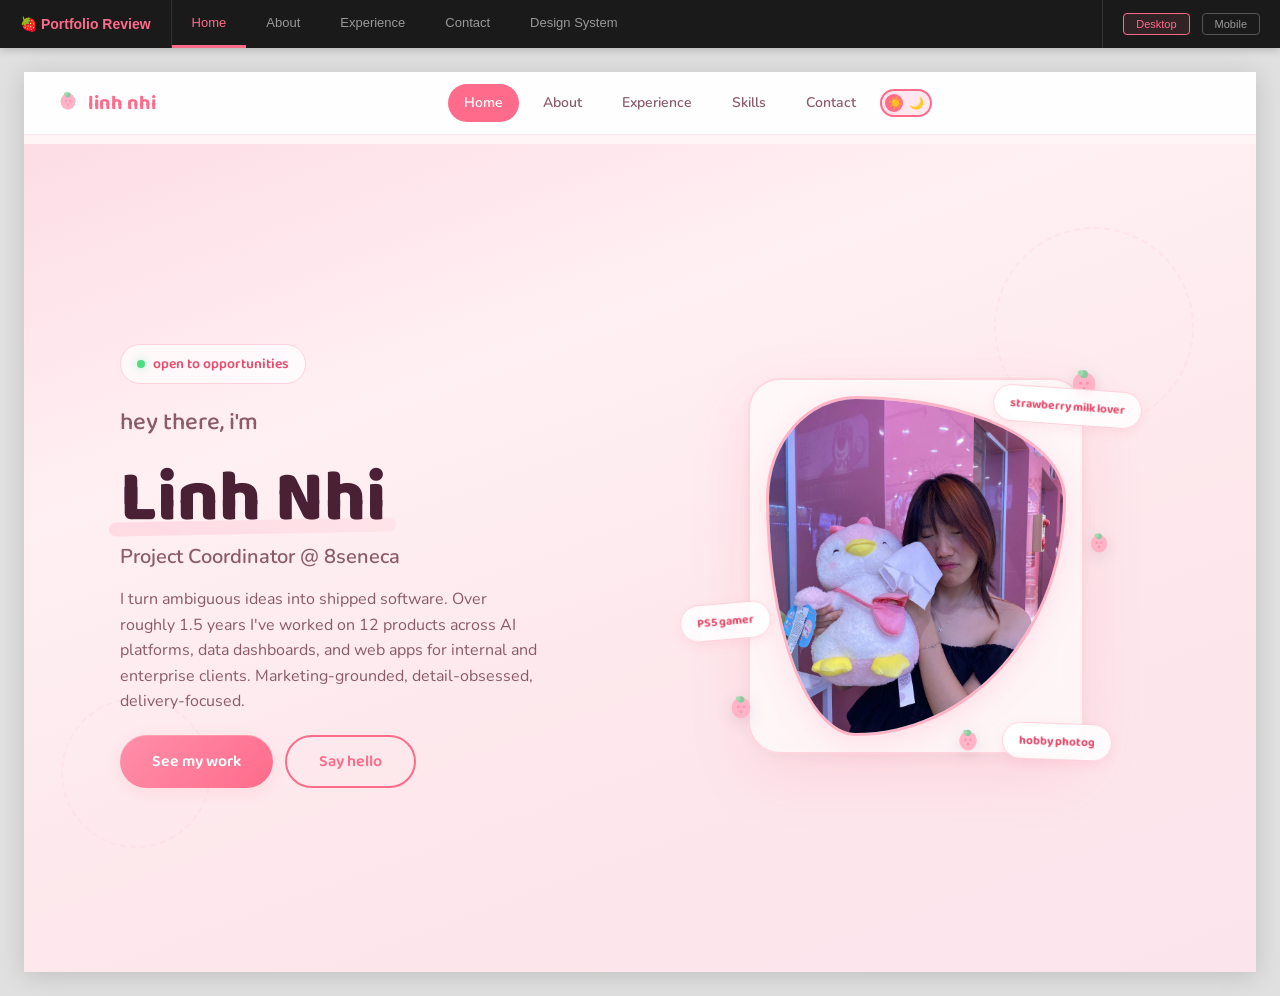
<file: review.html>
<!DOCTYPE html>
<html lang="en">
<head>
  <meta charset="UTF-8">
  <meta name="viewport" content="width=device-width, initial-scale=1.0">
  <title>Review - Linh Nhi Portfolio</title>
  <style>
    * { box-sizing: border-box; margin: 0; padding: 0; }
    body {
      font-family: -apple-system, BlinkMacSystemFont, 'Segoe UI', sans-serif;
      background: #f5f5f5;
      color: #333;
    }
    .review-bar {
      position: fixed;
      top: 0;
      left: 0;
      right: 0;
      z-index: 1000;
      background: #1a1a1a;
      display: flex;
      align-items: center;
      padding: 0;
      height: 48px;
      box-shadow: 0 2px 8px rgba(0,0,0,0.2);
    }
    .review-bar__title {
      color: #FF6B8A;
      font-weight: 700;
      font-size: 14px;
      padding: 0 20px;
      white-space: nowrap;
      border-right: 1px solid #333;
      height: 100%;
      display: flex;
      align-items: center;
    }
    .review-tabs {
      display: flex;
      height: 100%;
      overflow-x: auto;
    }
    .review-tab {
      background: none;
      border: none;
      color: #999;
      font-size: 13px;
      font-weight: 500;
      padding: 0 20px;
      height: 100%;
      cursor: pointer;
      white-space: nowrap;
      border-bottom: 3px solid transparent;
      transition: all 0.2s;
    }
    .review-tab:hover { color: #fff; background: rgba(255,255,255,0.05); }
    .review-tab--active {
      color: #FF6B8A;
      border-bottom-color: #FF6B8A;
    }
    .review-viewport {
      display: flex;
      gap: 12px;
      align-items: center;
      margin-left: auto;
      padding: 0 20px;
      height: 100%;
      border-left: 1px solid #333;
    }
    .review-viewport button {
      background: none;
      border: 1px solid #555;
      color: #999;
      font-size: 11px;
      padding: 4px 12px;
      border-radius: 4px;
      cursor: pointer;
      transition: all 0.2s;
    }
    .review-viewport button:hover { border-color: #FF6B8A; color: #FF6B8A; }
    .review-viewport button.active { border-color: #FF6B8A; color: #FF6B8A; background: rgba(255,107,138,0.1); }

    .review-frame {
      margin-top: 48px;
      display: flex;
      justify-content: center;
      padding: 24px;
      min-height: calc(100vh - 48px);
      background: #e0e0e0;
    }
    .review-frame iframe {
      border: none;
      background: #fff;
      box-shadow: 0 4px 24px rgba(0,0,0,0.15);
      transition: width 0.3s ease, height 0.3s ease;
    }
  </style>
</head>
<body>

  <div class="review-bar">
    <div class="review-bar__title">&#127827; Portfolio Review</div>
    <div class="review-tabs">
      <button class="review-tab review-tab--active" onclick="loadPage('index.html', this)">Home</button>
      <button class="review-tab" onclick="loadPage('about.html', this)">About</button>
      <button class="review-tab" onclick="loadPage('experience.html', this)">Experience</button>
      <button class="review-tab" onclick="loadPage('contact.html', this)">Contact</button>
      <button class="review-tab" onclick="loadPage('design-system.html', this)">Design System</button>
    </div>
    <div class="review-viewport">
      <button class="active" onclick="setViewport(1440, 900, this)">Desktop</button>
      <button onclick="setViewport(375, 812, this)">Mobile</button>
    </div>
  </div>

  <div class="review-frame">
    <iframe id="reviewFrame" src="index.html" width="1440" height="900"></iframe>
  </div>

  <script>
    function loadPage(url, tab) {
      document.getElementById('reviewFrame').src = url;
      document.querySelectorAll('.review-tab').forEach(t => t.classList.remove('review-tab--active'));
      tab.classList.add('review-tab--active');
    }
    function setViewport(w, h, btn) {
      const frame = document.getElementById('reviewFrame');
      frame.width = w;
      frame.height = h;
      document.querySelectorAll('.review-viewport button').forEach(b => b.classList.remove('active'));
      btn.classList.add('active');
    }
  </script>
</body>
</html>
</file>
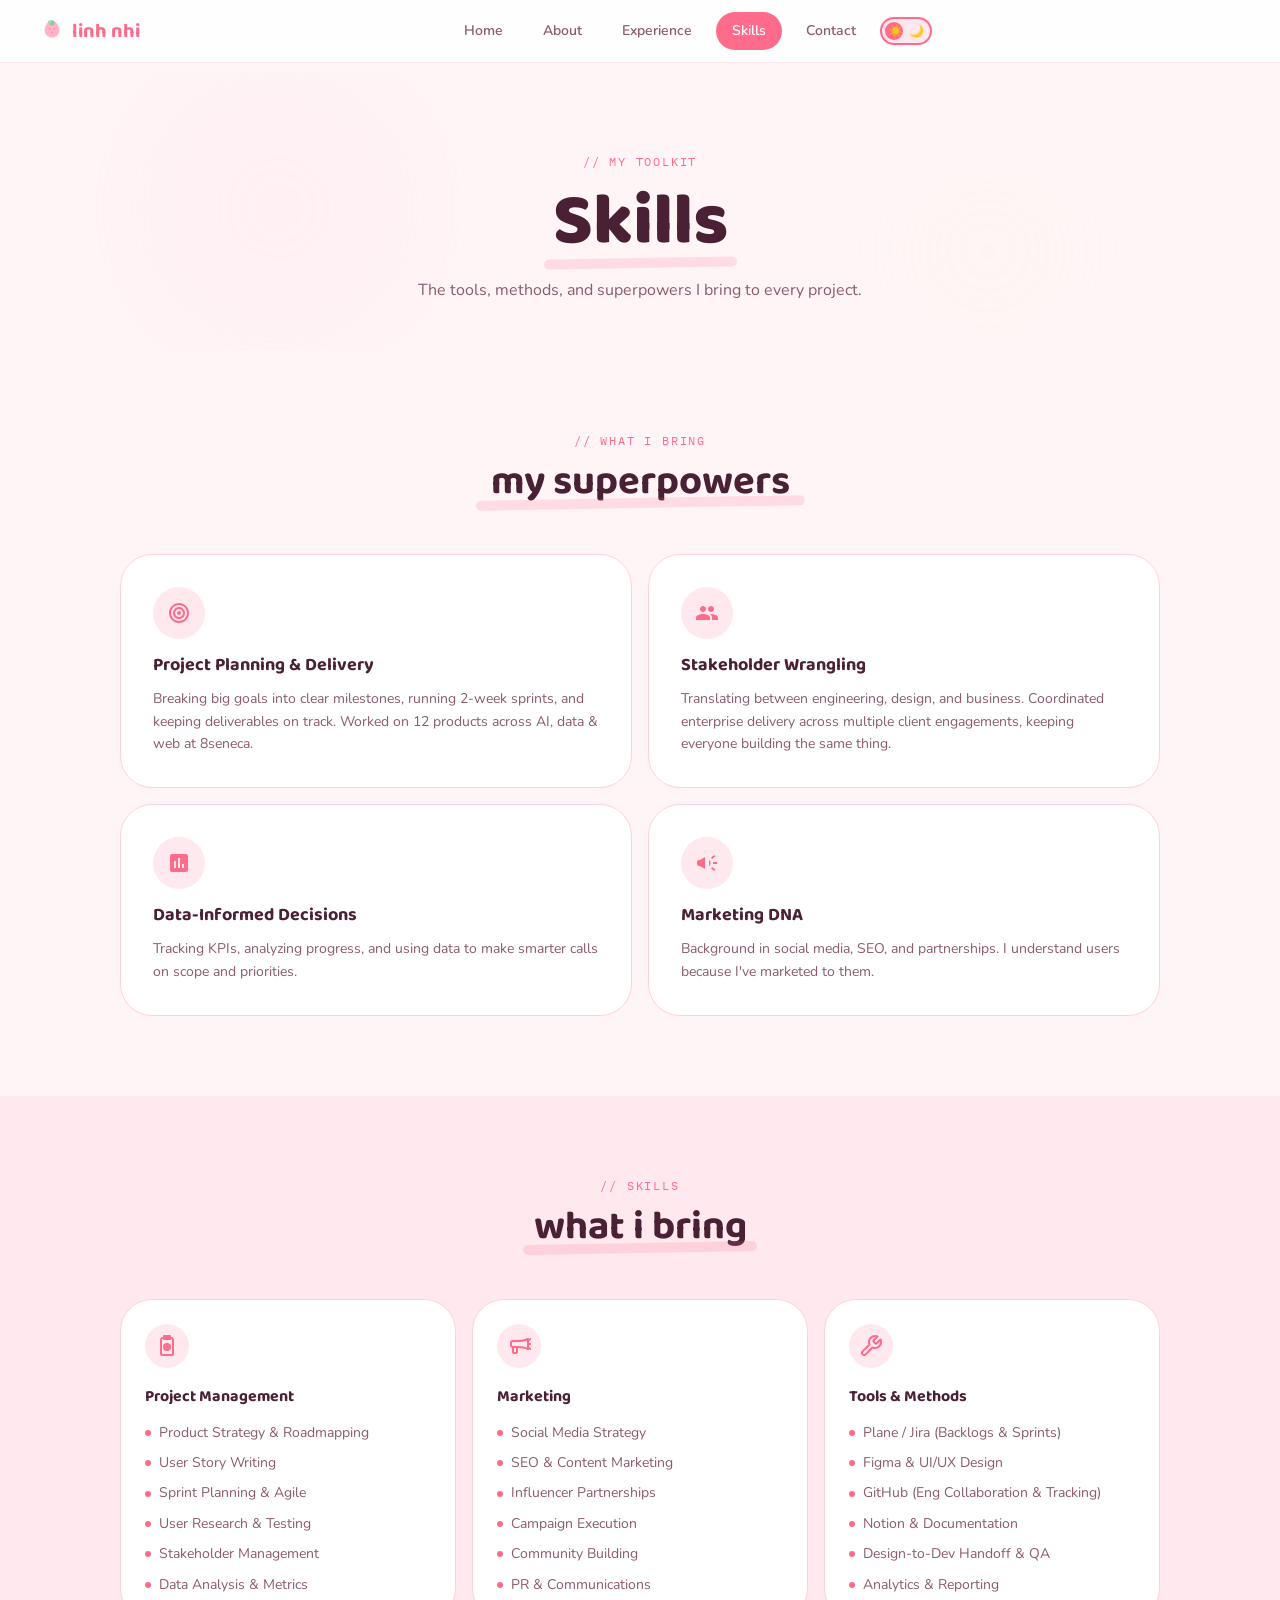
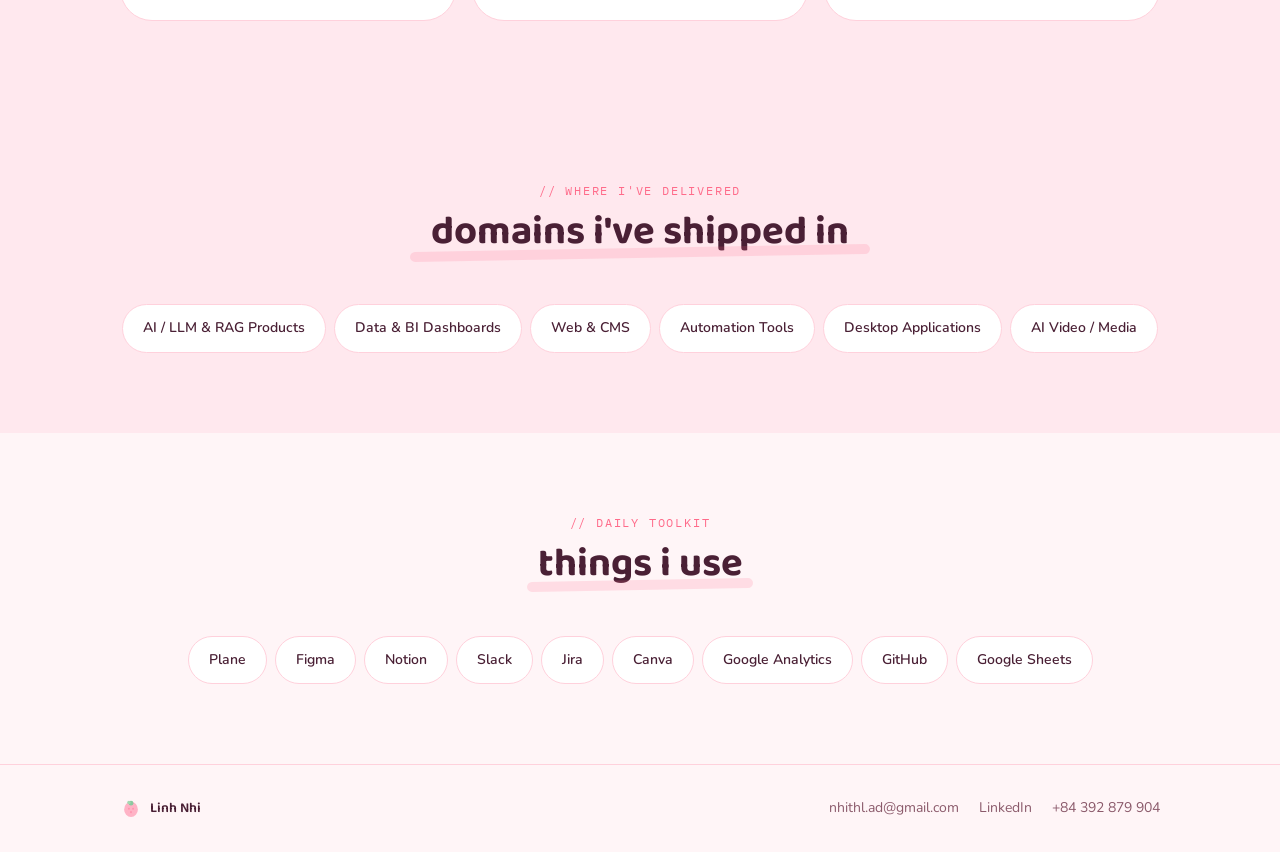
<file: skills.html>
<!DOCTYPE html>
<html lang="en" data-theme="light">
<head>
  <meta charset="UTF-8">
  <meta name="viewport" content="width=device-width, initial-scale=1.0">
  <title>Skills | Linh Nhi</title>
  <link rel="icon" type="image/svg+xml" href="favicon.svg">
  <link rel="stylesheet" href="shared.css">
  <style>
    /* --- HERO --- */
    .exp-hero {
      padding: var(--sp-80) 0 var(--sp-48);
      text-align: center;
      position: relative;
      overflow: hidden;
    }
    .exp-hero__subtitle {
      font-size: var(--text-base);
      color: var(--color-text-secondary);
      max-width: 480px;
      margin: var(--sp-12) auto 0;
    }

    /* --- SUPERPOWERS --- */
    .powers {
      padding: var(--sp-80) 0;
      position: relative;
    }
    .powers__grid {
      max-width: var(--max-content);
      margin: 0 auto;
      padding: 0 var(--grid-margin-desktop);
      display: grid;
      grid-template-columns: repeat(2, 1fr);
      gap: var(--sp-16);
    }
    .power-card {
      padding: var(--sp-32);
      border-radius: var(--radius-2xl);
      background: var(--color-card);
      border: 1.5px solid var(--color-border);
      transition: all var(--duration) var(--ease-out);
      display: flex;
      flex-direction: column;
      gap: var(--sp-8);
      position: relative;
      overflow: hidden;
    }
    .power-card::before {
      content: '';
      position: absolute;
      top: 0;
      left: 0;
      right: 0;
      height: 3px;
      background: linear-gradient(90deg, var(--pink-300), var(--pink-500), var(--pink-300));
      opacity: 0;
      transition: opacity var(--duration) var(--ease-out);
    }
    .power-card:hover {
      border-color: var(--color-accent);
      box-shadow: 0 12px 40px rgba(255, 107, 138, 0.12);
      transform: translateY(-4px);
    }
    .power-card:hover::before { opacity: 1; }
    .power-card__icon {
      width: 52px;
      height: 52px;
      border-radius: 50%;
      background: var(--pink-100);
      display: flex;
      align-items: center;
      justify-content: center;
      margin-bottom: var(--sp-4);
      flex-shrink: 0;
    }
    .power-card__icon svg {
      width: 24px;
      height: 24px;
      color: var(--pink-500);
    }
    [data-theme="dark"] .power-card__icon {
      background: rgba(255, 107, 138, 0.12);
    }
    [data-theme="dark"] .power-card__icon svg {
      color: var(--pink-400);
    }
    .power-card__title {
      font-family: var(--font-display);
      font-size: var(--text-lg);
      font-weight: var(--weight-bold);
    }
    .power-card__desc {
      font-size: var(--text-sm);
      color: var(--color-text-secondary);
      line-height: var(--leading-normal);
    }

    /* --- SKILLS BENTO --- */
    .skills-section {
      padding: var(--sp-80) 0;
      background: var(--color-surface-alt);
    }
    .skills-bento {
      max-width: var(--max-content);
      margin: 0 auto;
      padding: 0 var(--grid-margin-desktop);
      display: grid;
      grid-template-columns: repeat(3, 1fr);
      gap: var(--sp-16);
    }
    .skill-card {
      padding: var(--sp-24);
      border-radius: var(--radius-2xl);
      background: var(--color-card);
      border: 1.5px solid var(--color-border);
      transition: all var(--duration) var(--ease-out);
    }
    .skill-card:hover {
      border-color: var(--color-accent);
      box-shadow: var(--shadow-lg);
      transform: translateY(-4px);
    }
    .skill-card__icon {
      width: 44px;
      height: 44px;
      border-radius: var(--radius-xl);
      background: var(--color-accent-soft);
      display: flex;
      align-items: center;
      justify-content: center;
      color: var(--color-accent);
      margin-bottom: var(--sp-16);
    }
    .skill-card__title {
      font-family: var(--font-display);
      font-size: var(--text-base);
      font-weight: var(--weight-bold);
      margin-bottom: var(--sp-12);
    }
    .skill-card__list {
      display: flex;
      flex-direction: column;
      gap: var(--sp-8);
    }
    .skill-card__item {
      display: flex;
      align-items: center;
      gap: var(--sp-8);
      font-size: var(--text-sm);
      color: var(--color-text-secondary);
    }
    .skill-card__dot {
      width: 6px;
      height: 6px;
      border-radius: 50%;
      background: var(--color-accent);
      min-width: 6px;
    }

    /* --- TOOLBOX --- */
    .toolbox-section { padding: var(--sp-80) 0; }
    .toolbox-grid {
      max-width: var(--max-content);
      margin: 0 auto;
      padding: 0 var(--grid-margin-desktop);
      display: flex;
      flex-wrap: wrap;
      gap: var(--sp-8);
      justify-content: center;
    }
    .tool-pill {
      display: inline-flex;
      align-items: center;
      padding: var(--sp-12) var(--sp-20);
      background: var(--color-card);
      border: 1.5px solid var(--color-border);
      border-radius: var(--radius-pill);
      font-size: var(--text-sm);
      font-weight: var(--weight-semibold);
      color: var(--color-text);
      transition: all var(--duration) var(--ease-out);
    }
    .tool-pill:hover {
      border-color: var(--color-accent);
      background: var(--color-accent);
      color: #fff;
      transform: translateY(-3px) scale(1.05);
      box-shadow: var(--shadow-md);
    }

    /* --- RESPONSIVE --- */
    @media (max-width: 768px) {
      .exp-hero { padding: var(--sp-48) 0 var(--sp-32); }

      .powers { padding: var(--sp-48) 0; }
      .powers__grid { grid-template-columns: 1fr; padding: 0 var(--grid-margin-mobile); }

      .skills-section { padding: var(--sp-48) 0; }
      .skills-bento { grid-template-columns: 1fr; padding: 0 var(--grid-margin-mobile); }

      .toolbox-section { padding: var(--sp-48) 0; }
      .toolbox-grid { padding: 0 var(--grid-margin-mobile); }
    }
  </style>
</head>
<body>
  <nav class="nav">
    <div class="nav__inner">
      <a href="index.html" class="nav__logo"><span class="nav__logo-icon"><svg width="24" height="24" viewBox="0 0 32 32" fill="none"><ellipse cx="16" cy="18" rx="10" ry="11" fill="#FFB3C6"/><ellipse cx="13" cy="17" rx="1.2" ry="1.5" fill="#FF8FAB"/><ellipse cx="19" cy="17" rx="1.2" ry="1.5" fill="#FF8FAB"/><ellipse cx="16" cy="22" rx="1.2" ry="1.5" fill="#FF8FAB"/><circle cx="16" cy="9" r="3.5" fill="#8BC9A0"/><circle cx="13" cy="8" r="2.5" fill="#A3D9B1"/></svg></span> linh nhi</a>
      <div class="nav__links">
        <a href="index.html" class="nav__link">Home</a>
        <a href="about.html" class="nav__link">About</a>
        <a href="experience.html" class="nav__link">Experience</a>
        <a href="skills.html" class="nav__link nav__link--active">Skills</a>
        <a href="contact.html" class="nav__link">Contact</a>
        <button class="nav__theme-toggle" onclick="toggleTheme()" aria-label="Toggle dark mode"><span class="nav__theme-emoji nav__theme-emoji--light">&#9728;&#65039;</span><span class="nav__theme-emoji nav__theme-emoji--dark">&#127769;</span></button>
      </div>
      <div style="display:flex;align-items:center;gap:var(--sp-12);">
        <button class="nav__theme-toggle" onclick="toggleTheme()" aria-label="Toggle dark mode" id="mobileTheme" style="display:none;"><span class="nav__theme-emoji nav__theme-emoji--light">&#9728;&#65039;</span><span class="nav__theme-emoji nav__theme-emoji--dark">&#127769;</span></button>
        <button class="nav__burger" onclick="toggleMobile()" aria-label="Menu"><span></span><span></span><span></span></button>
      </div>
    </div>
  </nav>
  <div class="nav__mobile-menu" id="mobileMenu">
    <a href="index.html" class="nav__link">Home</a>
    <a href="about.html" class="nav__link">About</a>
    <a href="experience.html" class="nav__link">Experience</a>
    <a href="skills.html" class="nav__link nav__link--active">Skills</a>
    <a href="contact.html" class="nav__link">Contact</a>
    <button class="nav__theme-toggle" onclick="toggleTheme()" style="margin-top:var(--sp-16);"><span class="nav__theme-emoji nav__theme-emoji--light">&#9728;&#65039;</span><span class="nav__theme-emoji nav__theme-emoji--dark">&#127769;</span></button>
  </div>

  <main class="page">
    <!-- HERO -->
    <section class="exp-hero">
      <div class="gradient-mesh">
        <div class="gradient-mesh__blob" style="width:300px;height:300px;background:var(--pink-200);top:-5%;left:10%;"></div>
        <div class="gradient-mesh__blob" style="width:200px;height:200px;background:var(--cream-200);bottom:0;right:15%;"></div>
      </div>
      <div class="container" style="position:relative;z-index:1;">
        <span class="section-header__label">// my toolkit</span>
        <h1 class="heading-1"><span class="section-header__underline">Skills</span></h1>
        <p class="exp-hero__subtitle">The tools, methods, and superpowers I bring to every project.</p>
      </div>
    </section>

    <!-- SUPERPOWERS -->
    <section class="powers">
      <div class="section-header">
        <span class="section-header__label">// what i bring</span>
        <h2 class="heading-2"><span class="section-header__underline">my superpowers</span></h2>
      </div>
      <div class="powers__grid">
        <div class="power-card">
          <div class="power-card__icon"><svg viewBox="0 0 24 24" fill="currentColor"><path d="M12 2C6.48 2 2 6.48 2 12s4.48 10 10 10 10-4.48 10-10S17.52 2 12 2zm0 18c-4.41 0-8-3.59-8-8s3.59-8 8-8 8 3.59 8 8-3.59 8-8 8zm0-14c-3.31 0-6 2.69-6 6s2.69 6 6 6 6-2.69 6-6-2.69-6-6-6zm0 10c-2.21 0-4-1.79-4-4s1.79-4 4-4 4 1.79 4 4-1.79 4-4 4zm0-6c-1.1 0-2 .9-2 2s.9 2 2 2 2-.9 2-2-.9-2-2-2z"/></svg></div>
          <div class="power-card__title">Project Planning &amp; Delivery</div>
          <div class="power-card__desc">Breaking big goals into clear milestones, running 2-week sprints, and keeping deliverables on track. Worked on 12 products across AI, data &amp; web at 8seneca.</div>
        </div>
        <div class="power-card">
          <div class="power-card__icon"><svg viewBox="0 0 24 24" fill="currentColor"><path d="M16 11c1.66 0 2.99-1.34 2.99-3S17.66 5 16 5c-1.66 0-3 1.34-3 3s1.34 3 3 3zm-8 0c1.66 0 2.99-1.34 2.99-3S9.66 5 8 5C6.34 5 5 6.34 5 8s1.34 3 3 3zm0 2c-2.33 0-7 1.17-7 3.5V19h14v-2.5c0-2.33-4.67-3.5-7-3.5zm8 0c-.29 0-.62.02-.97.05 1.16.84 1.97 1.97 1.97 3.45V19h6v-2.5c0-2.33-4.67-3.5-7-3.5z"/></svg></div>
          <div class="power-card__title">Stakeholder Wrangling</div>
          <div class="power-card__desc">Translating between engineering, design, and business. Coordinated enterprise delivery across multiple client engagements, keeping everyone building the same thing.</div>
        </div>
        <div class="power-card">
          <div class="power-card__icon"><svg viewBox="0 0 24 24" fill="currentColor"><path d="M19 3H5c-1.1 0-2 .9-2 2v14c0 1.1.9 2 2 2h14c1.1 0 2-.9 2-2V5c0-1.1-.9-2-2-2zM9 17H7v-7h2v7zm4 0h-2V7h2v10zm4 0h-2v-4h2v4z"/></svg></div>
          <div class="power-card__title">Data-Informed Decisions</div>
          <div class="power-card__desc">Tracking KPIs, analyzing progress, and using data to make smarter calls on scope and priorities.</div>
        </div>
        <div class="power-card">
          <div class="power-card__icon"><svg viewBox="0 0 24 24" fill="currentColor"><path d="M18 11v2h4v-2h-4zm-2 6.61c.96.71 2.21 1.65 3.2 2.39.4-.53.8-1.07 1.2-1.6-.99-.74-2.24-1.68-3.2-2.4-.4.54-.8 1.08-1.2 1.61zM20.4 5.6c-.4-.53-.8-1.07-1.2-1.6-.99.74-2.24 1.68-3.2 2.4.4.53.8 1.07 1.2 1.6.96-.72 2.21-1.65 3.2-2.4zM4 9c-1.1 0-2 .9-2 2v2c0 1.1.9 2 2 2h1l5 3V6L5 9H4zm11.5 3c0-1.33-.58-2.53-1.5-3.35v6.69c.92-.81 1.5-2.01 1.5-3.34z"/></svg></div>
          <div class="power-card__title">Marketing DNA</div>
          <div class="power-card__desc">Background in social media, SEO, and partnerships. I understand users because I've marketed to them.</div>
        </div>
      </div>
    </section>

    <!-- SKILLS BENTO -->
    <section class="skills-section">
      <div class="section-header">
        <span class="section-header__label">// skills</span>
        <h2 class="heading-2"><span class="section-header__underline">what i bring</span></h2>
      </div>
      <div class="skills-bento">
        <div class="skill-card">
          <div class="skill-card__icon"><svg width="24" height="24" viewBox="0 0 24 24" fill="none" stroke="currentColor" stroke-width="2" stroke-linecap="round" stroke-linejoin="round"><path d="M16 4H8a2 2 0 00-2 2v14a1 1 0 001 1h10a1 1 0 001-1V6a2 2 0 00-2-2z"/><path d="M9 2h6v3H9z"/><circle cx="12" cy="13" r="3"/><circle cx="12" cy="13" r="1" fill="currentColor"/></svg></div>
          <div class="skill-card__title">Project Management</div>
          <div class="skill-card__list">
            <div class="skill-card__item"><div class="skill-card__dot"></div>Product Strategy &amp; Roadmapping</div>
            <div class="skill-card__item"><div class="skill-card__dot"></div>User Story Writing</div>
            <div class="skill-card__item"><div class="skill-card__dot"></div>Sprint Planning &amp; Agile</div>
            <div class="skill-card__item"><div class="skill-card__dot"></div>User Research &amp; Testing</div>
            <div class="skill-card__item"><div class="skill-card__dot"></div>Stakeholder Management</div>
            <div class="skill-card__item"><div class="skill-card__dot"></div>Data Analysis &amp; Metrics</div>
          </div>
        </div>
        <div class="skill-card">
          <div class="skill-card__icon"><svg width="24" height="24" viewBox="0 0 24 24" fill="none" stroke="currentColor" stroke-width="2" stroke-linecap="round" stroke-linejoin="round"><path d="M21 5c0 0-4 2-11 2H6a2 2 0 00-2 2v2a2 2 0 002 2h4c7 0 11 2 11 2V5z"/><path d="M6 13v5a1 1 0 001 1h2a1 1 0 001-1v-4"/><line x1="21" y1="10" x2="23" y2="10"/><line x1="22" y1="6" x2="23.5" y2="5"/><line x1="22" y1="14" x2="23.5" y2="15"/></svg></div>
          <div class="skill-card__title">Marketing</div>
          <div class="skill-card__list">
            <div class="skill-card__item"><div class="skill-card__dot"></div>Social Media Strategy</div>
            <div class="skill-card__item"><div class="skill-card__dot"></div>SEO &amp; Content Marketing</div>
            <div class="skill-card__item"><div class="skill-card__dot"></div>Influencer Partnerships</div>
            <div class="skill-card__item"><div class="skill-card__dot"></div>Campaign Execution</div>
            <div class="skill-card__item"><div class="skill-card__dot"></div>Community Building</div>
            <div class="skill-card__item"><div class="skill-card__dot"></div>PR &amp; Communications</div>
          </div>
        </div>
        <div class="skill-card">
          <div class="skill-card__icon"><svg width="24" height="24" viewBox="0 0 24 24" fill="none" stroke="currentColor" stroke-width="2" stroke-linecap="round" stroke-linejoin="round"><path d="M14.7 6.3a1 1 0 000 1.4l1.6 1.6a1 1 0 001.4 0l3.77-3.77a6 6 0 01-7.94 7.94l-6.91 6.91a2.12 2.12 0 01-3-3l6.91-6.91a6 6 0 017.94-7.94l-3.76 3.76z"/></svg></div>
          <div class="skill-card__title">Tools &amp; Methods</div>
          <div class="skill-card__list">
            <div class="skill-card__item"><div class="skill-card__dot"></div>Plane / Jira (Backlogs &amp; Sprints)</div>
            <div class="skill-card__item"><div class="skill-card__dot"></div>Figma &amp; UI/UX Design</div>
            <div class="skill-card__item"><div class="skill-card__dot"></div>GitHub (Eng Collaboration &amp; Tracking)</div>
            <div class="skill-card__item"><div class="skill-card__dot"></div>Notion &amp; Documentation</div>
            <div class="skill-card__item"><div class="skill-card__dot"></div>Design-to-Dev Handoff &amp; QA</div>
            <div class="skill-card__item"><div class="skill-card__dot"></div>Analytics &amp; Reporting</div>
          </div>
        </div>
      </div>
    </section>

    <!-- DOMAINS -->
    <section class="toolbox-section" style="background:var(--color-surface-alt);">
      <div class="section-header">
        <span class="section-header__label">// where i've delivered</span>
        <h2 class="heading-2"><span class="section-header__underline">domains i've shipped in</span></h2>
      </div>
      <div class="toolbox-grid">
        <span class="tool-pill">AI / LLM &amp; RAG Products</span>
        <span class="tool-pill">Data &amp; BI Dashboards</span>
        <span class="tool-pill">Web &amp; CMS</span>
        <span class="tool-pill">Automation Tools</span>
        <span class="tool-pill">Desktop Applications</span>
        <span class="tool-pill">AI Video / Media</span>
      </div>
    </section>

    <!-- TOOLBOX -->
    <section class="toolbox-section">
      <div class="section-header">
        <span class="section-header__label">// daily toolkit</span>
        <h2 class="heading-2"><span class="section-header__underline">things i use</span></h2>
      </div>
      <div class="toolbox-grid">
        <span class="tool-pill">Plane</span>
        <span class="tool-pill">Figma</span>
        <span class="tool-pill">Notion</span>
        <span class="tool-pill">Slack</span>
        <span class="tool-pill">Jira</span>
        <span class="tool-pill">Canva</span>
        <span class="tool-pill">Google Analytics</span>
        <span class="tool-pill">GitHub</span>
        <span class="tool-pill">Google Sheets</span>
      </div>
    </section>

<footer class="footer" style="border-top:1.5px solid var(--color-border);padding:var(--sp-32) 0;">
  <div class="container" style="display:flex;justify-content:space-between;align-items:center;flex-wrap:wrap;gap:var(--sp-16);">
    <div style="display:flex;align-items:center;gap:var(--sp-8);">
      <svg width="22" height="22" viewBox="0 0 32 32" fill="none"><ellipse cx="16" cy="18" rx="10" ry="11" fill="#FFB3C6"/><ellipse cx="13" cy="17" rx="1.2" ry="1.5" fill="#FF8FAB"/><ellipse cx="19" cy="17" rx="1.2" ry="1.5" fill="#FF8FAB"/><ellipse cx="16" cy="22" rx="1.2" ry="1.5" fill="#FF8FAB"/><circle cx="16" cy="9" r="3.5" fill="#8BC9A0"/><circle cx="13" cy="8" r="2.5" fill="#A3D9B1"/></svg>
      <span style="font-family:var(--font-display);font-size:var(--text-sm);font-weight:var(--weight-semibold);color:var(--color-text);">Linh Nhi</span>
    </div>
    <div style="display:flex;align-items:center;gap:var(--sp-20);font-size:var(--text-sm);">
      <a href="mailto:nhithl.ad@gmail.com" style="color:var(--color-text-secondary);">nhithl.ad@gmail.com</a>
      <a href="https://www.linkedin.com/in/nhithl" target="_blank" style="color:var(--color-text-secondary);">LinkedIn</a>
      <a href="tel:+84392879904" style="color:var(--color-text-secondary);">+84 392 879 904</a>
    </div>
  </div>
</footer>
  </main>

  <script>
    function toggleTheme() { document.documentElement.setAttribute('data-theme', document.documentElement.getAttribute('data-theme') === 'dark' ? 'light' : 'dark'); }
    function toggleMobile() { document.getElementById('mobileMenu').classList.toggle('nav__mobile-menu--open'); document.querySelector('.nav__burger').classList.toggle('nav__burger--open'); }
    (function(){var t=document.getElementById('mobileTheme');function u(){t.style.display=window.innerWidth<=768?'':'none';}u();window.addEventListener('resize',u);})();
  </script>
</body>
</html>
</file>
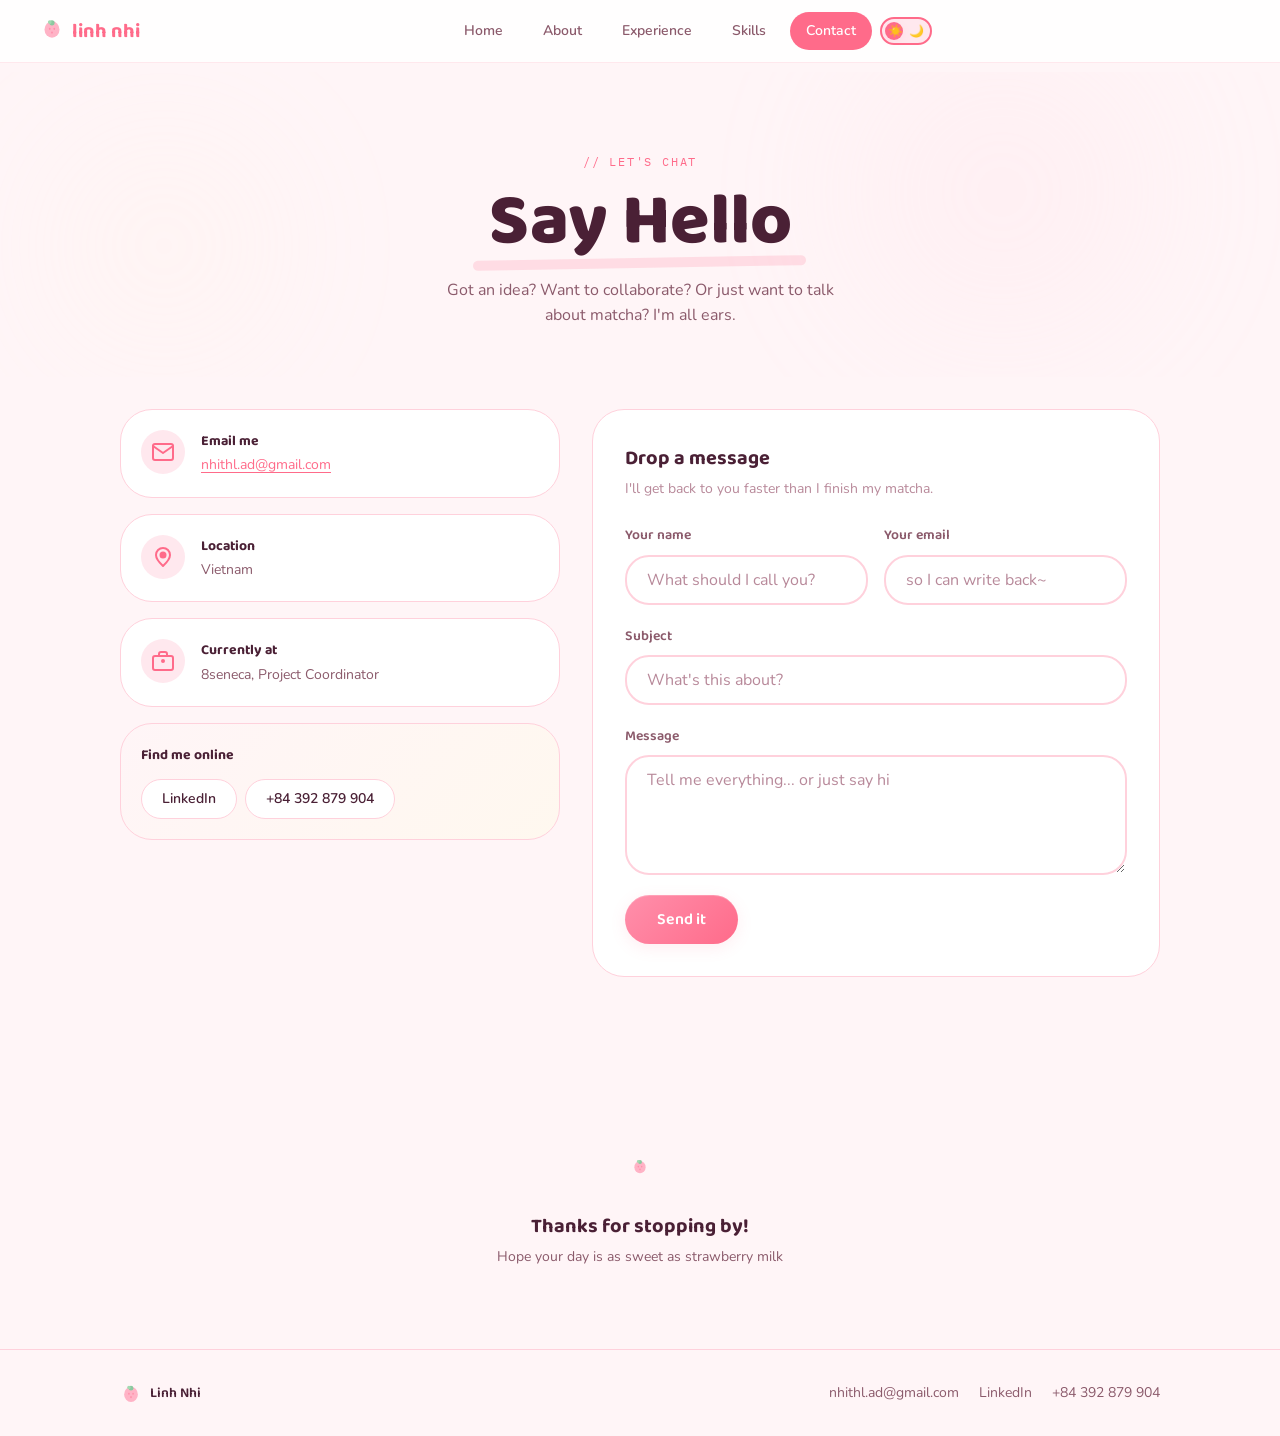
<file: html/contact.html>
<!DOCTYPE html>
<html lang="en" data-theme="light">
<head>
  <meta charset="UTF-8">
  <meta name="viewport" content="width=device-width, initial-scale=1.0">
  <title>Contact | Linh Nhi</title>
  <link rel="icon" type="image/svg+xml" href="favicon.svg">
  <link rel="stylesheet" href="shared.css">
  <style>
    .contact-hero {
      padding: var(--sp-80) 0 var(--sp-48);
      text-align: center;
      position: relative;
      overflow: hidden;
    }
    .contact-hero__subtitle {
      font-size: var(--text-base);
      color: var(--color-text-secondary);
      max-width: 420px;
      margin: var(--sp-12) auto 0;
    }

    /* --- CONTACT GRID --- */
    .contact-section { padding: var(--sp-32) 0 var(--sp-64); }
    .contact-grid {
      max-width: var(--max-content);
      margin: 0 auto;
      padding: 0 var(--grid-margin-desktop);
      display: grid;
      grid-template-columns: 1fr 1.2fr;
      gap: var(--sp-32);
      align-items: start;
    }

    /* --- INFO CARDS --- */
    .contact-info { display: flex; flex-direction: column; gap: var(--sp-16); }
    .info-card {
      display: flex;
      gap: var(--sp-16);
      align-items: flex-start;
      padding: var(--sp-20);
      border-radius: var(--radius-2xl);
      background: var(--color-card);
      border: 1.5px solid var(--color-border);
      transition: all var(--duration) var(--ease-out);
    }
    .info-card:hover {
      border-color: var(--color-accent);
      box-shadow: var(--shadow-md);
      transform: translateY(-2px);
    }
    .info-card__icon {
      width: 44px;
      height: 44px;
      min-width: 44px;
      border-radius: var(--radius-xl);
      background: var(--color-accent-soft);
      display: flex;
      align-items: center;
      justify-content: center;
      color: var(--color-accent);
    }
    .info-card__title {
      font-family: var(--font-display);
      font-size: var(--text-sm);
      font-weight: var(--weight-bold);
      margin-bottom: var(--sp-2);
    }
    .info-card__value {
      font-size: var(--text-sm);
      color: var(--color-text-secondary);
    }
    .info-card__value a {
      color: var(--color-accent);
      text-decoration: underline;
      text-underline-offset: 3px;
    }

    /* --- SOCIAL --- */
    .social-section {
      padding: var(--sp-20);
      border-radius: var(--radius-2xl);
      background: linear-gradient(135deg, var(--pink-50), var(--cream-100));
      border: 1.5px solid var(--pink-200);
    }
    [data-theme="dark"] .social-section {
      background: linear-gradient(135deg, rgba(255, 107, 138, 0.08), rgba(255, 107, 138, 0.03));
      border-color: rgba(255, 143, 171, 0.2);
    }
    .social-section__title {
      font-family: var(--font-display);
      font-weight: var(--weight-bold);
      margin-bottom: var(--sp-12);
      font-size: var(--text-sm);
    }
    .social-links { display: flex; gap: var(--sp-8); flex-wrap: wrap; }
    .social-link {
      display: inline-flex;
      align-items: center;
      padding: var(--sp-8) var(--sp-20);
      background: var(--color-card);
      border: 1.5px solid var(--color-border);
      border-radius: var(--radius-pill);
      font-size: var(--text-sm);
      font-weight: var(--weight-semibold);
      color: var(--color-text);
      transition: all var(--duration) var(--ease-out);
    }
    .social-link:hover {
      border-color: var(--color-accent);
      background: var(--color-accent);
      color: #fff;
      transform: translateY(-2px);
    }

    /* --- FORM --- */
    .contact-form-wrapper {
      background: var(--color-card);
      border: 1.5px solid var(--color-border);
      border-radius: var(--radius-2xl);
      padding: var(--sp-32);
      transition: all var(--duration) var(--ease-out);
    }
    .contact-form-wrapper:hover {
      box-shadow: var(--shadow-lg);
    }
    .contact-form__title {
      font-family: var(--font-display);
      font-size: var(--text-xl);
      font-weight: var(--weight-bold);
      margin-bottom: var(--sp-4);
    }
    .contact-form__subtitle {
      font-size: var(--text-sm);
      color: var(--color-text-muted);
      margin-bottom: var(--sp-24);
    }

    /* --- GOODBYE --- */
    .goodbye {
      padding: var(--sp-80) 0;
      text-align: center;
    }
    .goodbye__emoji {
      font-size: 3rem;
      display: block;
      margin-bottom: var(--sp-12);
    }
    .goodbye__text {
      font-family: var(--font-display);
      font-size: var(--text-xl);
      font-weight: var(--weight-bold);
    }
    .goodbye__sub {
      font-size: var(--text-sm);
      color: var(--color-text-secondary);
      margin-top: var(--sp-4);
    }

    /* --- RESPONSIVE --- */
    @media (max-width: 768px) {
      .contact-hero { padding: var(--sp-48) 0 var(--sp-32); }
      .contact-section { padding: var(--sp-16) 0 var(--sp-48); }
      .contact-grid { grid-template-columns: 1fr; padding: 0 var(--grid-margin-mobile); gap: var(--sp-20); }
      .contact-form-wrapper { padding: var(--sp-24); }
      .goodbye { padding: var(--sp-48) 0; }
    }
  </style>
</head>
<body>
  <nav class="nav">
    <div class="nav__inner">
      <a href="index.html" class="nav__logo"><span class="nav__logo-icon"><svg width="24" height="24" viewBox="0 0 32 32" fill="none"><ellipse cx="16" cy="18" rx="10" ry="11" fill="#FFB3C6"/><ellipse cx="13" cy="17" rx="1.2" ry="1.5" fill="#FF8FAB"/><ellipse cx="19" cy="17" rx="1.2" ry="1.5" fill="#FF8FAB"/><ellipse cx="16" cy="22" rx="1.2" ry="1.5" fill="#FF8FAB"/><circle cx="16" cy="9" r="3.5" fill="#8BC9A0"/><circle cx="13" cy="8" r="2.5" fill="#A3D9B1"/></svg></span> linh nhi</a>
      <div class="nav__links">
        <a href="index.html" class="nav__link">Home</a>
        <a href="about.html" class="nav__link">About</a>
        <a href="experience.html" class="nav__link">Experience</a>
        <a href="skills.html" class="nav__link">Skills</a>
        <a href="contact.html" class="nav__link nav__link--active">Contact</a>
        <button class="nav__theme-toggle" onclick="toggleTheme()" aria-label="Toggle dark mode"><span class="nav__theme-emoji nav__theme-emoji--light">&#9728;&#65039;</span><span class="nav__theme-emoji nav__theme-emoji--dark">&#127769;</span></button>
      </div>
      <div style="display:flex;align-items:center;gap:var(--sp-12);">
        <button class="nav__theme-toggle" onclick="toggleTheme()" aria-label="Toggle dark mode" id="mobileTheme" style="display:none;"><span class="nav__theme-emoji nav__theme-emoji--light">&#9728;&#65039;</span><span class="nav__theme-emoji nav__theme-emoji--dark">&#127769;</span></button>
        <button class="nav__burger" onclick="toggleMobile()" aria-label="Menu"><span></span><span></span><span></span></button>
      </div>
    </div>
  </nav>
  <div class="nav__mobile-menu" id="mobileMenu">
    <a href="index.html" class="nav__link">Home</a>
    <a href="about.html" class="nav__link">About</a>
    <a href="experience.html" class="nav__link">Experience</a>
    <a href="skills.html" class="nav__link">Skills</a>
    <a href="contact.html" class="nav__link nav__link--active">Contact</a>
    <button class="nav__theme-toggle" onclick="toggleTheme()" style="margin-top:var(--sp-16);"><span class="nav__theme-emoji nav__theme-emoji--light">&#9728;&#65039;</span><span class="nav__theme-emoji nav__theme-emoji--dark">&#127769;</span></button>
  </div>

  <main class="page">
    <!-- HERO -->
    <section class="contact-hero">
      <div class="gradient-mesh">
        <div class="gradient-mesh__blob" style="width:300px;height:300px;background:var(--pink-200);top:-10%;right:10%;"></div>
        <div class="gradient-mesh__blob" style="width:200px;height:200px;background:var(--cream-200);bottom:10%;left:5%;"></div>
      </div>
      <div class="container" style="position:relative;z-index:1;">
        <span class="section-header__label">// let's chat</span>
        <h1 class="heading-1"><span class="section-header__underline">Say Hello</span></h1>
        <p class="contact-hero__subtitle">Got an idea? Want to collaborate? Or just want to talk about matcha? I'm all ears.</p>
      </div>
    </section>

    <!-- CONTACT -->
    <section class="contact-section">
      <div class="contact-grid">
        <div class="contact-info">
          <div class="info-card">
            <div class="info-card__icon"><svg width="24" height="24" viewBox="0 0 24 24" fill="none" stroke="currentColor" stroke-width="2" stroke-linecap="round" stroke-linejoin="round"><rect x="2" y="4" width="20" height="16" rx="2"/><path d="M2 6l10 7 10-7"/></svg></div>
            <div>
              <div class="info-card__title">Email me</div>
              <div class="info-card__value">
                <a href="mailto:nhithl.ad@gmail.com">nhithl.ad@gmail.com</a>
              </div>
            </div>
          </div>
          <div class="info-card">
            <div class="info-card__icon"><svg width="24" height="24" viewBox="0 0 24 24" fill="none" stroke="currentColor" stroke-width="2" stroke-linecap="round" stroke-linejoin="round"><path d="M12 21c0 0-7-6.5-7-11a7 7 0 1114 0c0 4.5-7 11-7 11z"/><circle cx="12" cy="10" r="2.5" fill="currentColor"/></svg></div>
            <div>
              <div class="info-card__title">Location</div>
              <div class="info-card__value">Vietnam</div>
            </div>
          </div>
          <div class="info-card">
            <div class="info-card__icon"><svg width="24" height="24" viewBox="0 0 24 24" fill="none" stroke="currentColor" stroke-width="2" stroke-linecap="round" stroke-linejoin="round"><rect x="2" y="7" width="20" height="14" rx="2"/><path d="M16 7V5a2 2 0 00-2-2h-4a2 2 0 00-2 2v2"/><line x1="12" y1="12" x2="12" y2="12.01"/><circle cx="12" cy="12" r="1" fill="currentColor"/></svg></div>
            <div>
              <div class="info-card__title">Currently at</div>
              <div class="info-card__value">8seneca, Project Coordinator</div>
            </div>
          </div>
          <div class="social-section">
            <div class="social-section__title">Find me online</div>
            <div class="social-links">
              <a href="https://www.linkedin.com/in/nhithl" target="_blank" class="social-link">LinkedIn</a>
              <a href="tel:+84392879904" class="social-link">+84 392 879 904</a>
            </div>
          </div>
        </div>

        <div class="contact-form-wrapper">
          <div class="contact-form__title">Drop a message</div>
          <div class="contact-form__subtitle">I'll get back to you faster than I finish my matcha.</div>
          <form class="contact-form" action="https://formsubmit.co/nhithl.ad@gmail.com" method="POST" id="contactForm">
            <div style="display:grid;grid-template-columns:1fr 1fr;gap:var(--sp-16);">
              <div class="input-group">
                <label class="input-group__label" for="name">Your name</label>
                <input class="input" type="text" id="name" name="name" placeholder="What should I call you?" required>
              </div>
              <div class="input-group">
                <label class="input-group__label" for="email">Your email</label>
                <input class="input" type="email" id="email" name="_replyto" placeholder="so I can write back~" required>
              </div>
            </div>
            <div class="input-group">
              <label class="input-group__label" for="subject">Subject</label>
              <input class="input" type="text" id="subject" name="_subject" placeholder="What's this about?">
            </div>
            <div class="input-group">
              <label class="input-group__label" for="message">Message</label>
              <textarea class="input" id="message" name="message" placeholder="Tell me everything... or just say hi" required></textarea>
            </div>
            <input type="hidden" name="_next" value="https://meoghetanca.github.io/portfolio/html/contact.html">
            <input type="hidden" name="_captcha" value="true">
            <input type="hidden" name="_template" value="table">
            <button type="submit" class="btn btn--primary" style="align-self:flex-start;">Send it</button>
          </form>
        </div>
      </div>
    </section>

    <!-- GOODBYE -->
    <section class="goodbye">
      <span class="goodbye__emoji sparkle"><svg width="18" height="18" viewBox="0 0 32 32" fill="none"><ellipse cx="16" cy="18" rx="10" ry="11" fill="#FFB3C6"/><ellipse cx="13" cy="17" rx="1.2" ry="1.5" fill="#FF8FAB"/><ellipse cx="19" cy="17" rx="1.2" ry="1.5" fill="#FF8FAB"/><ellipse cx="16" cy="22" rx="1.2" ry="1.5" fill="#FF8FAB"/><circle cx="16" cy="9" r="3.5" fill="#8BC9A0"/><circle cx="13" cy="8" r="2.5" fill="#A3D9B1"/></svg></span>
      <div class="goodbye__text">Thanks for stopping by!</div>
      <div class="goodbye__sub">Hope your day is as sweet as strawberry milk</div>
    </section>

<footer class="footer" style="border-top:1.5px solid var(--color-border);padding:var(--sp-32) 0;">
  <div class="container" style="display:flex;justify-content:space-between;align-items:center;flex-wrap:wrap;gap:var(--sp-16);">
    <div style="display:flex;align-items:center;gap:var(--sp-8);">
      <svg width="22" height="22" viewBox="0 0 32 32" fill="none"><ellipse cx="16" cy="18" rx="10" ry="11" fill="#FFB3C6"/><ellipse cx="13" cy="17" rx="1.2" ry="1.5" fill="#FF8FAB"/><ellipse cx="19" cy="17" rx="1.2" ry="1.5" fill="#FF8FAB"/><ellipse cx="16" cy="22" rx="1.2" ry="1.5" fill="#FF8FAB"/><circle cx="16" cy="9" r="3.5" fill="#8BC9A0"/><circle cx="13" cy="8" r="2.5" fill="#A3D9B1"/></svg>
      <span style="font-family:var(--font-display);font-size:var(--text-sm);font-weight:var(--weight-semibold);color:var(--color-text);">Linh Nhi</span>
    </div>
    <div style="display:flex;align-items:center;gap:var(--sp-20);font-size:var(--text-sm);">
      <a href="mailto:nhithl.ad@gmail.com" style="color:var(--color-text-secondary);">nhithl.ad@gmail.com</a>
      <a href="https://www.linkedin.com/in/nhithl" target="_blank" style="color:var(--color-text-secondary);">LinkedIn</a>
      <a href="tel:+84392879904" style="color:var(--color-text-secondary);">+84 392 879 904</a>
    </div>
  </div>
</footer>
  </main>

  <script>
    function toggleTheme() { document.documentElement.setAttribute('data-theme', document.documentElement.getAttribute('data-theme') === 'dark' ? 'light' : 'dark'); }
    function toggleMobile() { document.getElementById('mobileMenu').classList.toggle('nav__mobile-menu--open'); document.querySelector('.nav__burger').classList.toggle('nav__burger--open'); }
    (function(){var t=document.getElementById('mobileTheme');function u(){t.style.display=window.innerWidth<=768?'':'none';}u();window.addEventListener('resize',u);})();
  </script>
</body>
</html>
</file>
<file: shared.css>
/* ============================================
   SHARED - Strawberry Milk Portfolio
   Tokens + Components + Layout
   ============================================ */
@import url('https://fonts.googleapis.com/css2?family=Baloo+2:wght@400;500;600;700;800&family=Nunito:wght@400;500;600;700&family=IBM+Plex+Mono:wght@400;500&display=swap');
@import url('tokens/tokens.css');

/* --- Reset --- */
*, *::before, *::after { box-sizing: border-box; margin: 0; padding: 0; }
html { scroll-behavior: smooth; }
body {
  font-family: var(--font-body);
  font-size: var(--text-base);
  line-height: var(--leading-normal);
  color: var(--color-text);
  background: var(--color-bg);
  transition: background var(--duration) var(--ease-out), color var(--duration) var(--ease-out);
  -webkit-font-smoothing: antialiased;
  overflow-x: hidden;
}
a { color: var(--color-accent); text-decoration: none; transition: color var(--duration) var(--ease-out); }
a:hover { color: var(--color-accent-hover); }
img { max-width: 100%; display: block; }
ul, ol { list-style: none; }
button { cursor: pointer; border: none; background: none; font-family: inherit; }

/* --- Sparkle animation --- */
.sparkle {
  display: inline-block;
  animation: sparkle-float 3s ease-in-out infinite;
}
@keyframes sparkle-float {
  0%, 100% { transform: translateY(0) rotate(0deg); }
  50% { transform: translateY(-6px) rotate(10deg); }
}

/* --- Nav --- */
.nav {
  position: fixed;
  top: 0;
  left: 0;
  right: 0;
  z-index: 100;
  background: var(--color-nav);
  backdrop-filter: blur(20px);
  -webkit-backdrop-filter: blur(20px);
  border-bottom: 1px solid var(--color-border-soft);
  padding: var(--sp-12) var(--sp-32);
  transition: background var(--duration) var(--ease-out);
}
.nav__inner {
  max-width: var(--max-content);
  margin: 0 auto;
  display: flex;
  align-items: center;
  justify-content: space-between;
}
.nav__logo {
  font-family: var(--font-display);
  font-size: var(--text-xl);
  font-weight: var(--weight-bold);
  color: var(--color-accent);
  display: flex;
  align-items: center;
  gap: var(--sp-8);
}
.nav__logo-icon {
  font-size: var(--text-2xl);
  line-height: 1;
}
.nav__links {
  display: flex;
  gap: var(--sp-8);
  align-items: center;
}
.nav__link {
  font-family: var(--font-body);
  font-size: var(--text-sm);
  font-weight: var(--weight-semibold);
  color: var(--color-text-secondary);
  padding: var(--sp-8) var(--sp-16);
  border-radius: var(--radius-pill);
  position: relative;
  transition: all var(--duration) var(--ease-out);
}
.nav__link:hover {
  color: var(--color-accent);
  background: var(--color-accent-soft);
}
.nav__link--active {
  color: #fff;
  background: var(--color-accent);
}
.nav__link--active:hover {
  color: #fff;
  background: var(--color-accent-hover);
}

/* Theme toggle */
.nav__theme-toggle {
  width: 52px;
  height: 28px;
  border-radius: var(--radius-pill);
  background: var(--color-accent-soft);
  border: 2px solid var(--color-accent);
  position: relative;
  transition: background var(--duration) var(--ease-out), border-color var(--duration) var(--ease-out);
  flex-shrink: 0;
}
.nav__theme-toggle::after {
  content: '';
  position: absolute;
  top: 3px;
  left: 3px;
  width: 18px;
  height: 18px;
  border-radius: 50%;
  background: var(--color-accent);
  transition: transform var(--duration) var(--ease-out);
  box-shadow: var(--shadow-sm);
}
[data-theme="dark"] .nav__theme-toggle::after {
  transform: translateX(22px);
}
[data-theme="dark"] .nav__theme-toggle {
  background: rgba(255, 107, 138, 0.2);
}
.nav__theme-emoji {
  font-size: 12px;
  position: absolute;
  top: 50%;
  transform: translateY(-50%);
  pointer-events: none;
  z-index: 1;
  line-height: 1;
}
.nav__theme-emoji--light { left: 6px; }
.nav__theme-emoji--dark  { right: 6px; }

/* Mobile hamburger */
.nav__burger {
  display: none;
  flex-direction: column;
  gap: 5px;
  width: var(--sp-32);
  padding: var(--sp-4);
}
.nav__burger span {
  display: block;
  height: 3px;
  background: var(--color-accent);
  border-radius: var(--radius-pill);
  transition: transform var(--duration) var(--ease-out), opacity var(--duration) var(--ease-out);
}
.nav__burger--open span:nth-child(1) { transform: rotate(45deg) translate(5px, 6px); }
.nav__burger--open span:nth-child(2) { opacity: 0; }
.nav__burger--open span:nth-child(3) { transform: rotate(-45deg) translate(5px, -6px); }

.nav__mobile-menu {
  display: none;
  position: fixed;
  top: 56px;
  left: 0;
  right: 0;
  bottom: 0;
  background: var(--color-bg);
  z-index: 99;
  padding: var(--sp-48) var(--sp-32);
  flex-direction: column;
  gap: var(--sp-24);
  align-items: center;
}
.nav__mobile-menu--open { display: flex; }
.nav__mobile-menu .nav__link {
  font-size: var(--text-2xl);
  font-family: var(--font-display);
}

/* --- Layout --- */
.page { padding-top: 72px; min-height: 100vh; }
.container {
  max-width: var(--max-content);
  margin: 0 auto;
  padding: 0 var(--grid-margin-desktop);
}

/* --- Typography --- */
.heading-1 {
  font-family: var(--font-display);
  font-size: var(--text-6xl);
  font-weight: var(--weight-extrabold);
  line-height: var(--leading-tight);
  color: var(--color-text);
}
.heading-2 {
  font-family: var(--font-display);
  font-size: var(--text-4xl);
  font-weight: var(--weight-bold);
  line-height: var(--leading-tight);
  color: var(--color-text);
}
.heading-3 {
  font-family: var(--font-display);
  font-size: var(--text-2xl);
  font-weight: var(--weight-bold);
  line-height: var(--leading-snug);
  color: var(--color-text);
}
.accent-text { color: var(--color-accent); }
.gradient-text {
  background: linear-gradient(135deg, var(--pink-400), var(--pink-600));
  -webkit-background-clip: text;
  -webkit-text-fill-color: transparent;
  background-clip: text;
}

/* --- Section header with wavy underline --- */
.section-header {
  text-align: center;
  margin-bottom: var(--sp-48);
  position: relative;
}
.section-header__label {
  font-family: var(--font-mono);
  font-size: var(--text-xs);
  color: var(--color-accent);
  text-transform: uppercase;
  letter-spacing: 0.15em;
  margin-bottom: var(--sp-8);
  display: block;
}
.section-header__underline {
  display: inline-block;
  position: relative;
}
.section-header__underline::after {
  content: '';
  position: absolute;
  bottom: -2px;
  left: -5%;
  width: 110%;
  height: 10px;
  background: var(--color-accent);
  opacity: 0.18;
  border-radius: var(--radius-pill);
  transform: rotate(-1deg);
}

/* --- Buttons --- */
.btn {
  display: inline-flex;
  align-items: center;
  gap: var(--sp-8);
  font-family: var(--font-display);
  font-weight: var(--weight-semibold);
  font-size: var(--text-base);
  padding: var(--sp-12) var(--sp-32);
  border-radius: var(--radius-pill);
  transition: all var(--duration) var(--ease-out);
  position: relative;
  overflow: hidden;
}
.btn--primary {
  background: linear-gradient(135deg, var(--pink-400), var(--pink-500));
  color: #FFFFFF;
  box-shadow: var(--shadow-md), inset 0 1px 0 rgba(255,255,255,0.2);
}
.btn--primary:hover {
  background: linear-gradient(135deg, var(--pink-500), var(--pink-600));
  box-shadow: var(--shadow-glow);
  transform: translateY(-2px) scale(1.02);
  color: #FFFFFF;
}
.btn--outline {
  background: transparent;
  color: var(--color-accent);
  border: 2px solid var(--color-accent);
}
.btn--outline:hover {
  background: var(--color-accent-soft);
  transform: translateY(-2px);
  color: var(--color-accent);
}
.btn--ghost {
  background: transparent;
  color: var(--color-text-secondary);
  padding: var(--sp-8) var(--sp-16);
}
.btn--ghost:hover {
  color: var(--color-accent);
  background: var(--color-accent-soft);
}

/* --- Cards --- */
.card {
  background: var(--color-card);
  border: 1px solid var(--color-border);
  border-radius: var(--radius-2xl);
  padding: var(--sp-32);
  transition: all var(--duration) var(--ease-out);
  position: relative;
  overflow: hidden;
}
.card:hover {
  box-shadow: var(--shadow-md);
  transform: translateY(-4px);
}
.card--cartoon {
  border: 2.5px dashed var(--color-border);
  border-radius: var(--radius-2xl);
  background: var(--color-card);
}
.card--cartoon::before {
  content: '';
  position: absolute;
  top: -1px;
  right: -1px;
  width: var(--sp-32);
  height: var(--sp-32);
  background: var(--color-accent);
  opacity: 0.08;
  border-radius: 0 var(--radius-2xl) 0 100%;
}
.card--glow {
  border: 1.5px solid var(--color-border);
}
.card--glow:hover {
  border-color: var(--color-accent);
  box-shadow: var(--shadow-glow);
}

/* --- Bento card (modern grid card) --- */
.bento-card {
  background: var(--color-card);
  border: 1.5px solid var(--color-border);
  border-radius: var(--radius-2xl);
  padding: var(--sp-24);
  transition: all var(--duration) var(--ease-out);
  position: relative;
  overflow: hidden;
}
.bento-card:hover {
  border-color: var(--color-accent);
  box-shadow: var(--shadow-lg);
  transform: translateY(-4px);
}
.bento-card--accent {
  background: linear-gradient(135deg, var(--pink-100), var(--pink-50));
  border-color: var(--pink-200);
}
[data-theme="dark"] .bento-card--accent {
  background: linear-gradient(135deg, rgba(255, 107, 138, 0.12), rgba(255, 107, 138, 0.05));
  border-color: rgba(255, 143, 171, 0.2);
}

/* --- Tags / Pills --- */
.tag {
  display: inline-flex;
  align-items: center;
  gap: var(--sp-4);
  font-family: var(--font-mono);
  font-size: var(--text-xs);
  font-weight: var(--weight-medium);
  padding: var(--sp-4) var(--sp-12);
  border-radius: var(--radius-pill);
  background: var(--color-tag-bg);
  color: var(--color-tag-text);
}
.tag--strawberry { background: var(--pink-100); color: var(--pink-700); }
[data-theme="dark"] .tag--strawberry { background: rgba(255, 107, 138, 0.15); color: var(--pink-300); }
.tag--cream { background: var(--cream-200); color: #8B6914; }
[data-theme="dark"] .tag--cream { background: rgba(255, 228, 188, 0.1); color: var(--cream-200); }

/* --- Marquee / ticker --- */
.marquee {
  overflow: hidden;
  padding: var(--sp-16) 0;
  border-top: 1.5px solid var(--color-border);
  border-bottom: 1.5px solid var(--color-border);
  background: var(--color-card);
}
.marquee__track {
  display: flex;
  gap: var(--sp-40);
  animation: marquee-scroll 20s linear infinite;
  width: max-content;
}
.marquee__item {
  font-family: var(--font-display);
  font-size: var(--text-xl);
  font-weight: var(--weight-bold);
  color: var(--color-text-muted);
  white-space: nowrap;
  display: flex;
  align-items: center;
  gap: var(--sp-12);
}
.marquee__item .marquee__dot {
  width: 8px;
  height: 8px;
  border-radius: 50%;
  background: var(--color-accent);
  opacity: 0.5;
}
@keyframes marquee-scroll {
  to { transform: translateX(-50%); }
}

/* --- Timeline --- */
.timeline {
  position: relative;
  padding-left: var(--sp-48);
}
.timeline::before {
  content: '';
  position: absolute;
  left: 14px;
  top: 8px;
  bottom: 8px;
  width: 3px;
  background: linear-gradient(to bottom, var(--color-accent), var(--pink-200));
  border-radius: var(--radius-pill);
}
[data-theme="dark"] .timeline::before {
  background: linear-gradient(to bottom, var(--color-accent), var(--pink-800));
}
.timeline__item {
  position: relative;
  margin-bottom: var(--sp-40);
}
.timeline__item:last-child { margin-bottom: 0; }
.timeline__dot {
  position: absolute;
  left: calc(-1 * var(--sp-48) + 8px);
  top: 6px;
  width: 16px;
  height: 16px;
  border-radius: 50%;
  background: var(--color-accent);
  border: 3px solid var(--color-bg);
  box-shadow: 0 0 0 3px var(--color-accent-soft);
  z-index: 1;
}
.timeline__item--active .timeline__dot {
  width: 18px;
  height: 18px;
  left: calc(-1 * var(--sp-48) + 7px);
  animation: pulse-dot 2s ease-in-out infinite;
}
@keyframes pulse-dot {
  0%, 100% { box-shadow: 0 0 0 3px var(--color-accent-soft); }
  50% { box-shadow: 0 0 0 8px var(--color-accent-soft); }
}
.timeline__date {
  font-family: var(--font-mono);
  font-size: var(--text-xs);
  color: var(--color-accent);
  text-transform: uppercase;
  letter-spacing: 0.1em;
  margin-bottom: var(--sp-8);
}
.timeline__role {
  font-family: var(--font-display);
  font-size: var(--text-xl);
  font-weight: var(--weight-bold);
  margin-bottom: var(--sp-4);
}
.timeline__company {
  font-weight: var(--weight-semibold);
  color: var(--color-text-secondary);
  margin-bottom: var(--sp-12);
}
.timeline__desc {
  color: var(--color-text-secondary);
  font-size: var(--text-sm);
  line-height: var(--leading-normal);
}
.timeline__tags {
  display: flex;
  flex-wrap: wrap;
  gap: var(--sp-8);
  margin-top: var(--sp-12);
}

/* --- Profile photo --- */
.profile-photo {
  border-radius: var(--radius-blob);
  overflow: hidden;
  position: relative;
  border: 4px solid var(--color-accent);
  box-shadow: var(--shadow-lg);
}
.profile-photo--lg {
  width: 300px;
  height: 340px;
}
.profile-photo img {
  width: 100%;
  height: 100%;
  object-fit: cover;
}

/* --- Fun fact cards --- */
.fun-grid {
  display: grid;
  grid-template-columns: repeat(3, 1fr);
  gap: var(--sp-20);
}
.fun-card {
  text-align: center;
  padding: var(--sp-32) var(--sp-20);
}
.fun-card__emoji {
  font-size: 2.5rem;
  margin-bottom: var(--sp-12);
  display: block;
}
.fun-card__title {
  font-family: var(--font-display);
  font-size: var(--text-base);
  font-weight: var(--weight-bold);
  margin-bottom: var(--sp-8);
}
.fun-card__desc {
  font-size: var(--text-sm);
  color: var(--color-text-secondary);
  line-height: var(--leading-normal);
}

/* --- Contact form --- */
.contact-form {
  display: flex;
  flex-direction: column;
  gap: var(--sp-20);
}
.input-group { display: flex; flex-direction: column; gap: var(--sp-8); }
.input-group__label {
  font-family: var(--font-display);
  font-size: var(--text-sm);
  font-weight: var(--weight-semibold);
  color: var(--color-text-secondary);
}
.input {
  padding: var(--sp-12) var(--sp-20);
  border: 2px solid var(--color-border);
  border-radius: var(--radius-xl);
  font-family: var(--font-body);
  font-size: var(--text-base);
  color: var(--color-text);
  background: var(--color-surface);
  transition: border-color var(--duration) var(--ease-out), box-shadow var(--duration) var(--ease-out);
  outline: none;
}
.input:focus {
  border-color: var(--color-accent);
  box-shadow: 0 0 0 4px var(--color-accent-soft);
}
.input::placeholder { color: var(--color-text-muted); }
textarea.input { resize: vertical; min-height: 120px; }

/* --- Footer --- */
.footer {
  padding: var(--sp-32) 0;
  border-top: 1.5px solid var(--color-border);
  position: relative;
}
.footer a:hover {
  color: var(--color-accent) !important;
}

/* --- Section separators --- */
.section-sep--wide {
  max-width: 100%;
  height: 0;
  border: none;
  border-top: 2px dashed var(--color-border);
  opacity: 0.4;
  background: none;
}

/* --- Floating decoration --- */
.floating-deco {
  position: absolute;
  pointer-events: none;
  z-index: 0;
  opacity: 0.1;
  font-size: 1.5rem;
  animation: float-gentle 6s ease-in-out infinite;
}
.floating-deco:nth-child(2) { animation-delay: -2s; }
.floating-deco:nth-child(3) { animation-delay: -4s; }
@keyframes float-gentle {
  0%, 100% { transform: translateY(0) rotate(0deg); }
  33% { transform: translateY(-10px) rotate(5deg); }
  66% { transform: translateY(5px) rotate(-3deg); }
}

/* --- Sticker (floating label) --- */
.sticker {
  display: inline-flex;
  align-items: center;
  gap: var(--sp-8);
  background: var(--color-card);
  border: 2px solid var(--color-border);
  border-radius: var(--radius-2xl);
  padding: var(--sp-8) var(--sp-16);
  font-family: var(--font-display);
  font-size: var(--text-sm);
  font-weight: var(--weight-semibold);
  box-shadow: var(--shadow-md);
  transform: rotate(var(--rotate, -3deg));
  transition: all var(--duration) var(--ease-out);
}
.sticker:hover {
  transform: rotate(0deg) scale(1.05);
  box-shadow: var(--shadow-lg);
}

/* --- Gradient mesh background --- */
.gradient-mesh {
  position: absolute;
  inset: 0;
  pointer-events: none;
  z-index: 0;
  overflow: hidden;
}
.gradient-mesh__blob {
  position: absolute;
  border-radius: 50%;
  filter: blur(80px);
  opacity: 0.15;
}
[data-theme="dark"] .gradient-mesh__blob {
  opacity: 0.08;
}

/* ============================================
   RESPONSIVE - Mobile (375px)
   ============================================ */
@media (max-width: 768px) {
  .container { padding: 0 var(--grid-margin-mobile); }

  .nav__links { display: none; }
  .nav__burger { display: flex; }
  .nav { padding: var(--sp-12) var(--sp-20); }

  .heading-1 { font-size: var(--text-3xl); }
  .heading-2 { font-size: var(--text-2xl); }
  .heading-3 { font-size: var(--text-lg); }

  .section-header { margin-bottom: var(--sp-32); }

  .fun-grid { grid-template-columns: 1fr 1fr; gap: var(--sp-12); }

  .profile-photo--lg { width: 200px; height: 230px; }

  .btn { padding: var(--sp-12) var(--sp-24); font-size: var(--text-sm); }

  .card { padding: var(--sp-24); }
  .bento-card { padding: var(--sp-20); }

  .timeline { padding-left: var(--sp-40); }
  .timeline__dot { left: calc(-1 * var(--sp-40) + 8px); }
  .timeline__item--active .timeline__dot { left: calc(-1 * var(--sp-40) + 7px); }
  .timeline__item { margin-bottom: var(--sp-32); }

  .marquee__item { font-size: var(--text-base); }
}
</file>
<file: html/shared.css>
/* ============================================
   SHARED - Strawberry Milk Portfolio
   Tokens + Components + Layout
   ============================================ */
@import url('https://fonts.googleapis.com/css2?family=Baloo+2:wght@400;500;600;700;800&family=Nunito:wght@400;500;600;700&family=IBM+Plex+Mono:wght@400;500&display=swap');
@import url('../tokens/tokens.css');

/* --- Reset --- */
*, *::before, *::after { box-sizing: border-box; margin: 0; padding: 0; }
html { scroll-behavior: smooth; }
body {
  font-family: var(--font-body);
  font-size: var(--text-base);
  line-height: var(--leading-normal);
  color: var(--color-text);
  background: var(--color-bg);
  transition: background var(--duration) var(--ease-out), color var(--duration) var(--ease-out);
  -webkit-font-smoothing: antialiased;
  overflow-x: hidden;
}
a { color: var(--color-accent); text-decoration: none; transition: color var(--duration) var(--ease-out); }
a:hover { color: var(--color-accent-hover); }
img { max-width: 100%; display: block; }
ul, ol { list-style: none; }
button { cursor: pointer; border: none; background: none; font-family: inherit; }

/* --- Sparkle animation --- */
.sparkle {
  display: inline-block;
  animation: sparkle-float 3s ease-in-out infinite;
}
@keyframes sparkle-float {
  0%, 100% { transform: translateY(0) rotate(0deg); }
  50% { transform: translateY(-6px) rotate(10deg); }
}

/* --- Nav --- */
.nav {
  position: fixed;
  top: 0;
  left: 0;
  right: 0;
  z-index: 100;
  background: var(--color-nav);
  backdrop-filter: blur(20px);
  -webkit-backdrop-filter: blur(20px);
  border-bottom: 1px solid var(--color-border-soft);
  padding: var(--sp-12) var(--sp-32);
  transition: background var(--duration) var(--ease-out);
}
.nav__inner {
  max-width: var(--max-content);
  margin: 0 auto;
  display: flex;
  align-items: center;
  justify-content: space-between;
}
.nav__logo {
  font-family: var(--font-display);
  font-size: var(--text-xl);
  font-weight: var(--weight-bold);
  color: var(--color-accent);
  display: flex;
  align-items: center;
  gap: var(--sp-8);
}
.nav__logo-icon {
  font-size: var(--text-2xl);
  line-height: 1;
}
.nav__links {
  display: flex;
  gap: var(--sp-8);
  align-items: center;
}
.nav__link {
  font-family: var(--font-body);
  font-size: var(--text-sm);
  font-weight: var(--weight-semibold);
  color: var(--color-text-secondary);
  padding: var(--sp-8) var(--sp-16);
  border-radius: var(--radius-pill);
  position: relative;
  transition: all var(--duration) var(--ease-out);
}
.nav__link:hover {
  color: var(--color-accent);
  background: var(--color-accent-soft);
}
.nav__link--active {
  color: #fff;
  background: var(--color-accent);
}
.nav__link--active:hover {
  color: #fff;
  background: var(--color-accent-hover);
}

/* Theme toggle */
.nav__theme-toggle {
  width: 52px;
  height: 28px;
  border-radius: var(--radius-pill);
  background: var(--color-accent-soft);
  border: 2px solid var(--color-accent);
  position: relative;
  transition: background var(--duration) var(--ease-out), border-color var(--duration) var(--ease-out);
  flex-shrink: 0;
}
.nav__theme-toggle::after {
  content: '';
  position: absolute;
  top: 3px;
  left: 3px;
  width: 18px;
  height: 18px;
  border-radius: 50%;
  background: var(--color-accent);
  transition: transform var(--duration) var(--ease-out);
  box-shadow: var(--shadow-sm);
}
[data-theme="dark"] .nav__theme-toggle::after {
  transform: translateX(22px);
}
[data-theme="dark"] .nav__theme-toggle {
  background: rgba(255, 107, 138, 0.2);
}
.nav__theme-emoji {
  font-size: 12px;
  position: absolute;
  top: 50%;
  transform: translateY(-50%);
  pointer-events: none;
  z-index: 1;
  line-height: 1;
}
.nav__theme-emoji--light { left: 6px; }
.nav__theme-emoji--dark  { right: 6px; }

/* Mobile hamburger */
.nav__burger {
  display: none;
  flex-direction: column;
  gap: 5px;
  width: var(--sp-32);
  padding: var(--sp-4);
}
.nav__burger span {
  display: block;
  height: 3px;
  background: var(--color-accent);
  border-radius: var(--radius-pill);
  transition: transform var(--duration) var(--ease-out), opacity var(--duration) var(--ease-out);
}
.nav__burger--open span:nth-child(1) { transform: rotate(45deg) translate(5px, 6px); }
.nav__burger--open span:nth-child(2) { opacity: 0; }
.nav__burger--open span:nth-child(3) { transform: rotate(-45deg) translate(5px, -6px); }

.nav__mobile-menu {
  display: none;
  position: fixed;
  top: 56px;
  left: 0;
  right: 0;
  bottom: 0;
  background: var(--color-bg);
  z-index: 99;
  padding: var(--sp-48) var(--sp-32);
  flex-direction: column;
  gap: var(--sp-24);
  align-items: center;
}
.nav__mobile-menu--open { display: flex; }
.nav__mobile-menu .nav__link {
  font-size: var(--text-2xl);
  font-family: var(--font-display);
}

/* --- Layout --- */
.page { padding-top: 72px; min-height: 100vh; }
.container {
  max-width: var(--max-content);
  margin: 0 auto;
  padding: 0 var(--grid-margin-desktop);
}

/* --- Typography --- */
.heading-1 {
  font-family: var(--font-display);
  font-size: var(--text-6xl);
  font-weight: var(--weight-extrabold);
  line-height: var(--leading-tight);
  color: var(--color-text);
}
.heading-2 {
  font-family: var(--font-display);
  font-size: var(--text-4xl);
  font-weight: var(--weight-bold);
  line-height: var(--leading-tight);
  color: var(--color-text);
}
.heading-3 {
  font-family: var(--font-display);
  font-size: var(--text-2xl);
  font-weight: var(--weight-bold);
  line-height: var(--leading-snug);
  color: var(--color-text);
}
.accent-text { color: var(--color-accent); }
.gradient-text {
  background: linear-gradient(135deg, var(--pink-400), var(--pink-600));
  -webkit-background-clip: text;
  -webkit-text-fill-color: transparent;
  background-clip: text;
}

/* --- Section header with wavy underline --- */
.section-header {
  text-align: center;
  margin-bottom: var(--sp-48);
  position: relative;
}
.section-header__label {
  font-family: var(--font-mono);
  font-size: var(--text-xs);
  color: var(--color-accent);
  text-transform: uppercase;
  letter-spacing: 0.15em;
  margin-bottom: var(--sp-8);
  display: block;
}
.section-header__underline {
  display: inline-block;
  position: relative;
}
.section-header__underline::after {
  content: '';
  position: absolute;
  bottom: -2px;
  left: -5%;
  width: 110%;
  height: 10px;
  background: var(--color-accent);
  opacity: 0.18;
  border-radius: var(--radius-pill);
  transform: rotate(-1deg);
}

/* --- Buttons --- */
.btn {
  display: inline-flex;
  align-items: center;
  gap: var(--sp-8);
  font-family: var(--font-display);
  font-weight: var(--weight-semibold);
  font-size: var(--text-base);
  padding: var(--sp-12) var(--sp-32);
  border-radius: var(--radius-pill);
  transition: all var(--duration) var(--ease-out);
  position: relative;
  overflow: hidden;
}
.btn--primary {
  background: linear-gradient(135deg, var(--pink-400), var(--pink-500));
  color: #FFFFFF;
  box-shadow: var(--shadow-md), inset 0 1px 0 rgba(255,255,255,0.2);
}
.btn--primary:hover {
  background: linear-gradient(135deg, var(--pink-500), var(--pink-600));
  box-shadow: var(--shadow-glow);
  transform: translateY(-2px) scale(1.02);
  color: #FFFFFF;
}
.btn--outline {
  background: transparent;
  color: var(--color-accent);
  border: 2px solid var(--color-accent);
}
.btn--outline:hover {
  background: var(--color-accent-soft);
  transform: translateY(-2px);
  color: var(--color-accent);
}
.btn--ghost {
  background: transparent;
  color: var(--color-text-secondary);
  padding: var(--sp-8) var(--sp-16);
}
.btn--ghost:hover {
  color: var(--color-accent);
  background: var(--color-accent-soft);
}

/* --- Cards --- */
.card {
  background: var(--color-card);
  border: 1px solid var(--color-border);
  border-radius: var(--radius-2xl);
  padding: var(--sp-32);
  transition: all var(--duration) var(--ease-out);
  position: relative;
  overflow: hidden;
}
.card:hover {
  box-shadow: var(--shadow-md);
  transform: translateY(-4px);
}
.card--cartoon {
  border: 2.5px dashed var(--color-border);
  border-radius: var(--radius-2xl);
  background: var(--color-card);
}
.card--cartoon::before {
  content: '';
  position: absolute;
  top: -1px;
  right: -1px;
  width: var(--sp-32);
  height: var(--sp-32);
  background: var(--color-accent);
  opacity: 0.08;
  border-radius: 0 var(--radius-2xl) 0 100%;
}
.card--glow {
  border: 1.5px solid var(--color-border);
}
.card--glow:hover {
  border-color: var(--color-accent);
  box-shadow: var(--shadow-glow);
}

/* --- Bento card (modern grid card) --- */
.bento-card {
  background: var(--color-card);
  border: 1.5px solid var(--color-border);
  border-radius: var(--radius-2xl);
  padding: var(--sp-24);
  transition: all var(--duration) var(--ease-out);
  position: relative;
  overflow: hidden;
}
.bento-card:hover {
  border-color: var(--color-accent);
  box-shadow: var(--shadow-lg);
  transform: translateY(-4px);
}
.bento-card--accent {
  background: linear-gradient(135deg, var(--pink-100), var(--pink-50));
  border-color: var(--pink-200);
}
[data-theme="dark"] .bento-card--accent {
  background: linear-gradient(135deg, rgba(255, 107, 138, 0.12), rgba(255, 107, 138, 0.05));
  border-color: rgba(255, 143, 171, 0.2);
}

/* --- Tags / Pills --- */
.tag {
  display: inline-flex;
  align-items: center;
  gap: var(--sp-4);
  font-family: var(--font-mono);
  font-size: var(--text-xs);
  font-weight: var(--weight-medium);
  padding: var(--sp-4) var(--sp-12);
  border-radius: var(--radius-pill);
  background: var(--color-tag-bg);
  color: var(--color-tag-text);
}
.tag--strawberry { background: var(--pink-100); color: var(--pink-700); }
[data-theme="dark"] .tag--strawberry { background: rgba(255, 107, 138, 0.15); color: var(--pink-300); }
.tag--cream { background: var(--cream-200); color: #8B6914; }
[data-theme="dark"] .tag--cream { background: rgba(255, 228, 188, 0.1); color: var(--cream-200); }

/* --- Marquee / ticker --- */
.marquee {
  overflow: hidden;
  padding: var(--sp-16) 0;
  border-top: 1.5px solid var(--color-border);
  border-bottom: 1.5px solid var(--color-border);
  background: var(--color-card);
}
.marquee__track {
  display: flex;
  gap: var(--sp-40);
  animation: marquee-scroll 20s linear infinite;
  width: max-content;
}
.marquee__item {
  font-family: var(--font-display);
  font-size: var(--text-xl);
  font-weight: var(--weight-bold);
  color: var(--color-text-muted);
  white-space: nowrap;
  display: flex;
  align-items: center;
  gap: var(--sp-12);
}
.marquee__item .marquee__dot {
  width: 8px;
  height: 8px;
  border-radius: 50%;
  background: var(--color-accent);
  opacity: 0.5;
}
@keyframes marquee-scroll {
  to { transform: translateX(-50%); }
}

/* --- Timeline --- */
.timeline {
  position: relative;
  padding-left: var(--sp-48);
}
.timeline::before {
  content: '';
  position: absolute;
  left: 14px;
  top: 8px;
  bottom: 8px;
  width: 3px;
  background: linear-gradient(to bottom, var(--color-accent), var(--pink-200));
  border-radius: var(--radius-pill);
}
[data-theme="dark"] .timeline::before {
  background: linear-gradient(to bottom, var(--color-accent), var(--pink-800));
}
.timeline__item {
  position: relative;
  margin-bottom: var(--sp-40);
}
.timeline__item:last-child { margin-bottom: 0; }
.timeline__dot {
  position: absolute;
  left: calc(-1 * var(--sp-48) + 8px);
  top: 6px;
  width: 16px;
  height: 16px;
  border-radius: 50%;
  background: var(--color-accent);
  border: 3px solid var(--color-bg);
  box-shadow: 0 0 0 3px var(--color-accent-soft);
  z-index: 1;
}
.timeline__item--active .timeline__dot {
  width: 18px;
  height: 18px;
  left: calc(-1 * var(--sp-48) + 7px);
  animation: pulse-dot 2s ease-in-out infinite;
}
@keyframes pulse-dot {
  0%, 100% { box-shadow: 0 0 0 3px var(--color-accent-soft); }
  50% { box-shadow: 0 0 0 8px var(--color-accent-soft); }
}
.timeline__date {
  font-family: var(--font-mono);
  font-size: var(--text-xs);
  color: var(--color-accent);
  text-transform: uppercase;
  letter-spacing: 0.1em;
  margin-bottom: var(--sp-8);
}
.timeline__role {
  font-family: var(--font-display);
  font-size: var(--text-xl);
  font-weight: var(--weight-bold);
  margin-bottom: var(--sp-4);
}
.timeline__company {
  font-weight: var(--weight-semibold);
  color: var(--color-text-secondary);
  margin-bottom: var(--sp-12);
}
.timeline__desc {
  color: var(--color-text-secondary);
  font-size: var(--text-sm);
  line-height: var(--leading-normal);
}
.timeline__tags {
  display: flex;
  flex-wrap: wrap;
  gap: var(--sp-8);
  margin-top: var(--sp-12);
}

/* --- Profile photo --- */
.profile-photo {
  border-radius: var(--radius-blob);
  overflow: hidden;
  position: relative;
  border: 4px solid var(--color-accent);
  box-shadow: var(--shadow-lg);
}
.profile-photo--lg {
  width: 300px;
  height: 340px;
}
.profile-photo img {
  width: 100%;
  height: 100%;
  object-fit: cover;
}

/* --- Fun fact cards --- */
.fun-grid {
  display: grid;
  grid-template-columns: repeat(3, 1fr);
  gap: var(--sp-20);
}
.fun-card {
  text-align: center;
  padding: var(--sp-32) var(--sp-20);
}
.fun-card__emoji {
  font-size: 2.5rem;
  margin-bottom: var(--sp-12);
  display: block;
}
.fun-card__title {
  font-family: var(--font-display);
  font-size: var(--text-base);
  font-weight: var(--weight-bold);
  margin-bottom: var(--sp-8);
}
.fun-card__desc {
  font-size: var(--text-sm);
  color: var(--color-text-secondary);
  line-height: var(--leading-normal);
}

/* --- Contact form --- */
.contact-form {
  display: flex;
  flex-direction: column;
  gap: var(--sp-20);
}
.input-group { display: flex; flex-direction: column; gap: var(--sp-8); }
.input-group__label {
  font-family: var(--font-display);
  font-size: var(--text-sm);
  font-weight: var(--weight-semibold);
  color: var(--color-text-secondary);
}
.input {
  padding: var(--sp-12) var(--sp-20);
  border: 2px solid var(--color-border);
  border-radius: var(--radius-xl);
  font-family: var(--font-body);
  font-size: var(--text-base);
  color: var(--color-text);
  background: var(--color-surface);
  transition: border-color var(--duration) var(--ease-out), box-shadow var(--duration) var(--ease-out);
  outline: none;
}
.input:focus {
  border-color: var(--color-accent);
  box-shadow: 0 0 0 4px var(--color-accent-soft);
}
.input::placeholder { color: var(--color-text-muted); }
textarea.input { resize: vertical; min-height: 120px; }

/* --- Footer --- */
.footer {
  padding: var(--sp-32) 0;
  border-top: 1.5px solid var(--color-border);
  position: relative;
}
.footer a:hover {
  color: var(--color-accent) !important;
}

/* --- Section separators --- */
.section-sep--wide {
  max-width: 100%;
  height: 0;
  border: none;
  border-top: 2px dashed var(--color-border);
  opacity: 0.4;
  background: none;
}

/* --- Floating decoration --- */
.floating-deco {
  position: absolute;
  pointer-events: none;
  z-index: 0;
  opacity: 0.1;
  font-size: 1.5rem;
  animation: float-gentle 6s ease-in-out infinite;
}
.floating-deco:nth-child(2) { animation-delay: -2s; }
.floating-deco:nth-child(3) { animation-delay: -4s; }
@keyframes float-gentle {
  0%, 100% { transform: translateY(0) rotate(0deg); }
  33% { transform: translateY(-10px) rotate(5deg); }
  66% { transform: translateY(5px) rotate(-3deg); }
}

/* --- Sticker (floating label) --- */
.sticker {
  display: inline-flex;
  align-items: center;
  gap: var(--sp-8);
  background: var(--color-card);
  border: 2px solid var(--color-border);
  border-radius: var(--radius-2xl);
  padding: var(--sp-8) var(--sp-16);
  font-family: var(--font-display);
  font-size: var(--text-sm);
  font-weight: var(--weight-semibold);
  box-shadow: var(--shadow-md);
  transform: rotate(var(--rotate, -3deg));
  transition: all var(--duration) var(--ease-out);
}
.sticker:hover {
  transform: rotate(0deg) scale(1.05);
  box-shadow: var(--shadow-lg);
}

/* --- Gradient mesh background --- */
.gradient-mesh {
  position: absolute;
  inset: 0;
  pointer-events: none;
  z-index: 0;
  overflow: hidden;
}
.gradient-mesh__blob {
  position: absolute;
  border-radius: 50%;
  filter: blur(80px);
  opacity: 0.15;
}
[data-theme="dark"] .gradient-mesh__blob {
  opacity: 0.08;
}

/* ============================================
   RESPONSIVE - Mobile (375px)
   ============================================ */
@media (max-width: 768px) {
  .container { padding: 0 var(--grid-margin-mobile); }

  .nav__links { display: none; }
  .nav__burger { display: flex; }
  .nav { padding: var(--sp-12) var(--sp-20); }

  .heading-1 { font-size: var(--text-3xl); }
  .heading-2 { font-size: var(--text-2xl); }
  .heading-3 { font-size: var(--text-lg); }

  .section-header { margin-bottom: var(--sp-32); }

  .fun-grid { grid-template-columns: 1fr 1fr; gap: var(--sp-12); }

  .profile-photo--lg { width: 200px; height: 230px; }

  .btn { padding: var(--sp-12) var(--sp-24); font-size: var(--text-sm); }

  .card { padding: var(--sp-24); }
  .bento-card { padding: var(--sp-20); }

  .timeline { padding-left: var(--sp-40); }
  .timeline__dot { left: calc(-1 * var(--sp-40) + 8px); }
  .timeline__item--active .timeline__dot { left: calc(-1 * var(--sp-40) + 7px); }
  .timeline__item { margin-bottom: var(--sp-32); }

  .marquee__item { font-size: var(--text-base); }
}
</file>
